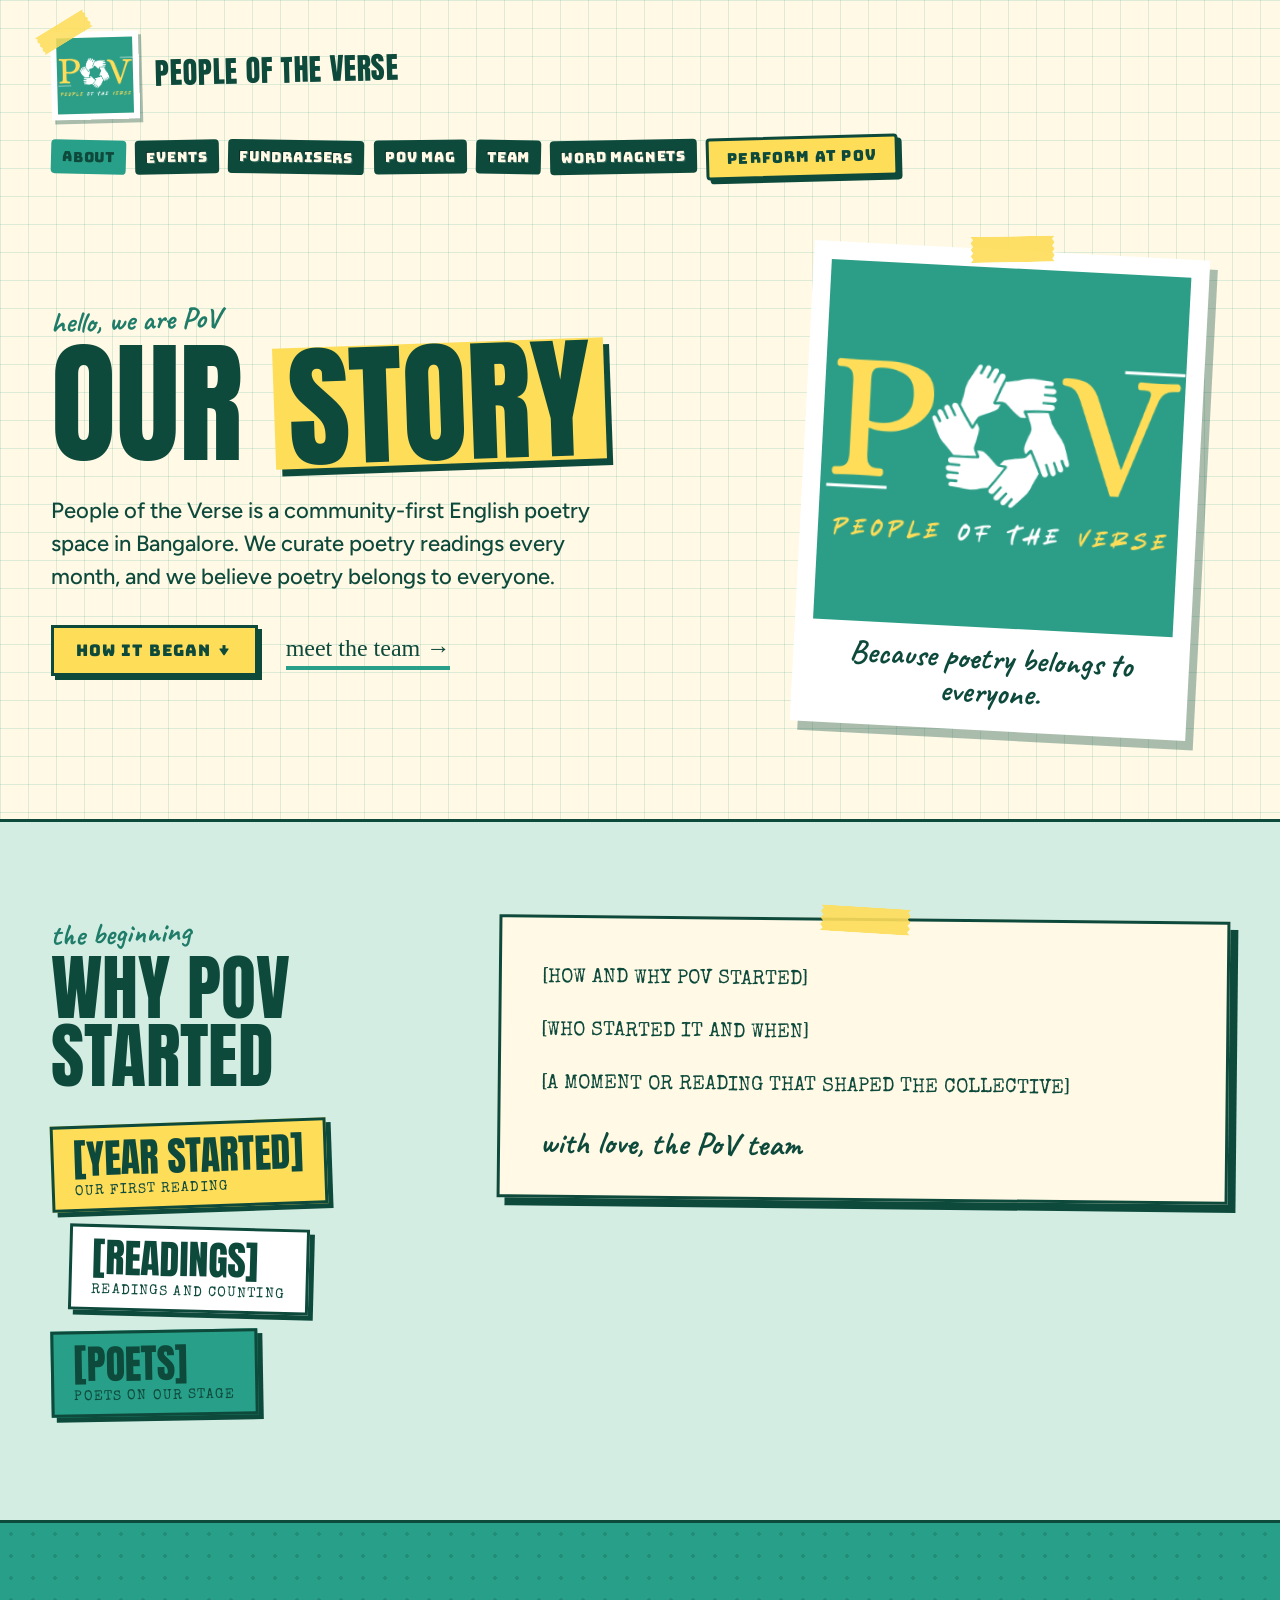
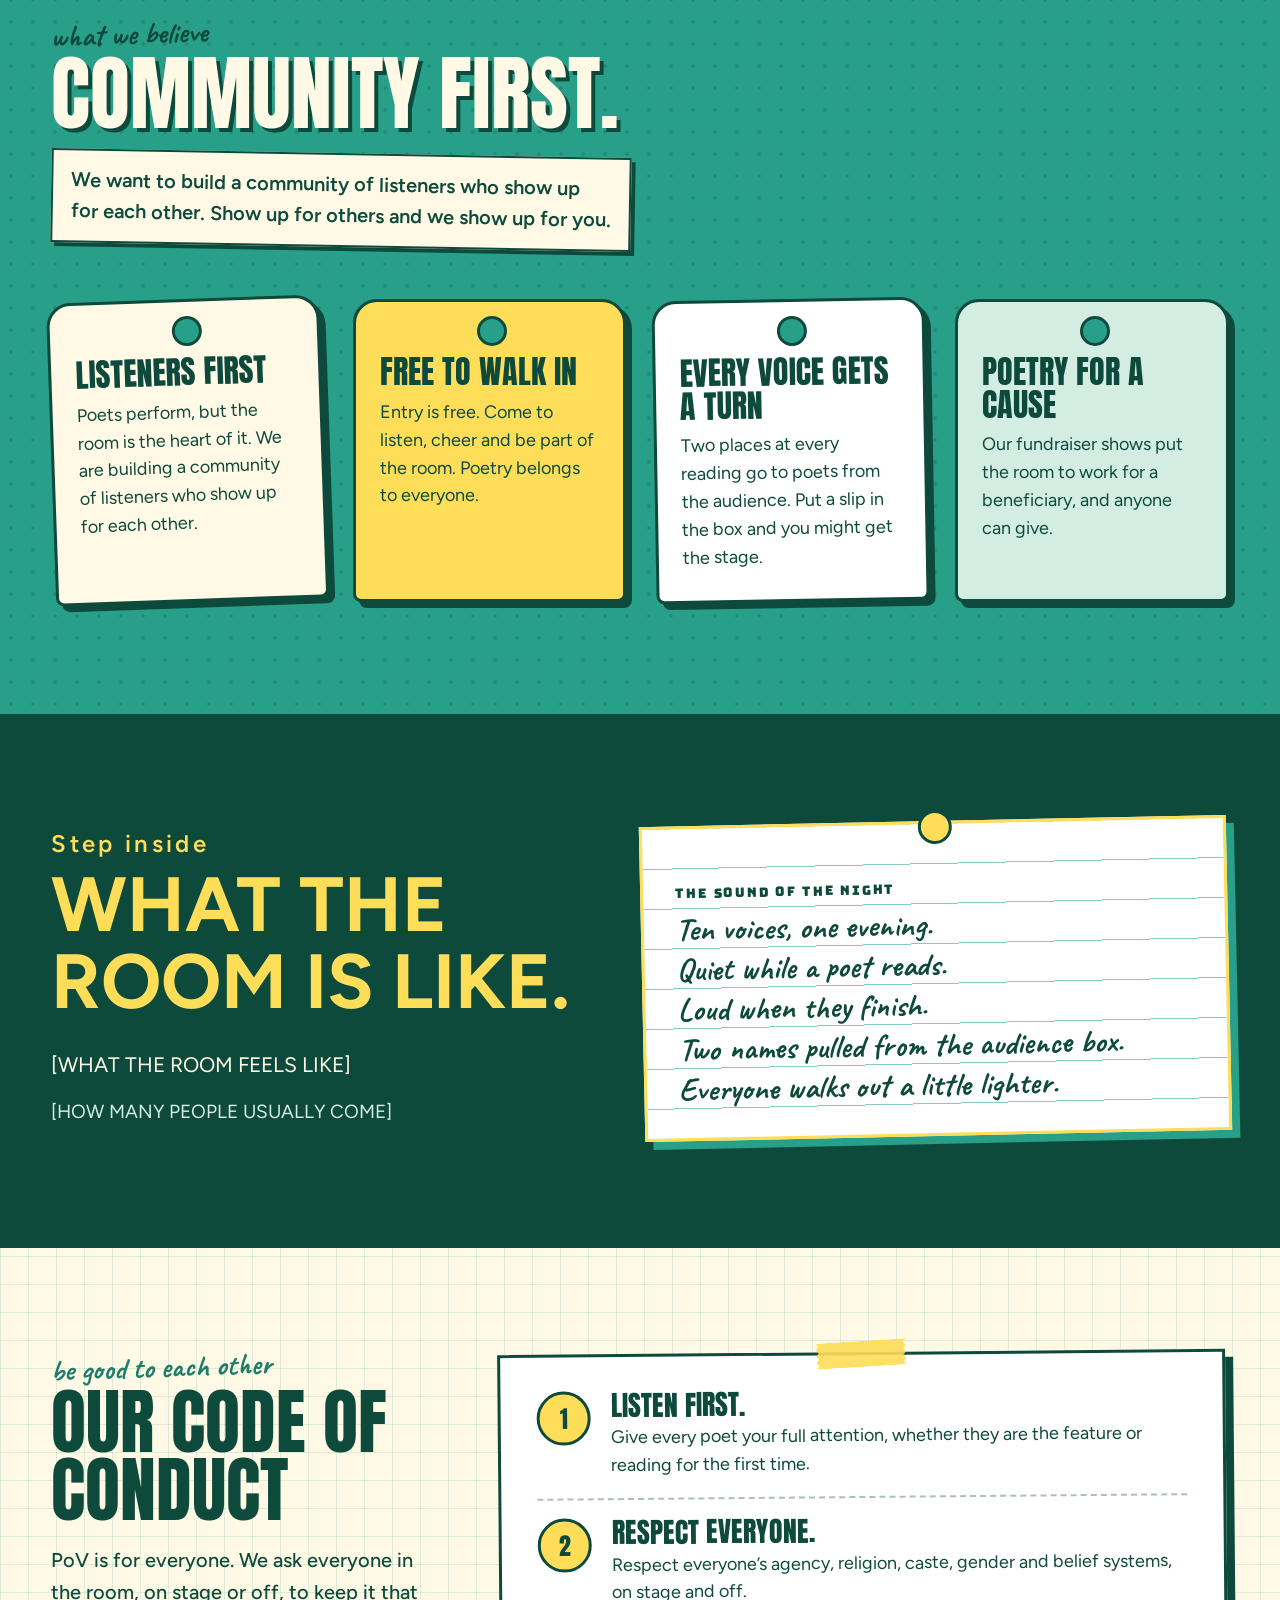
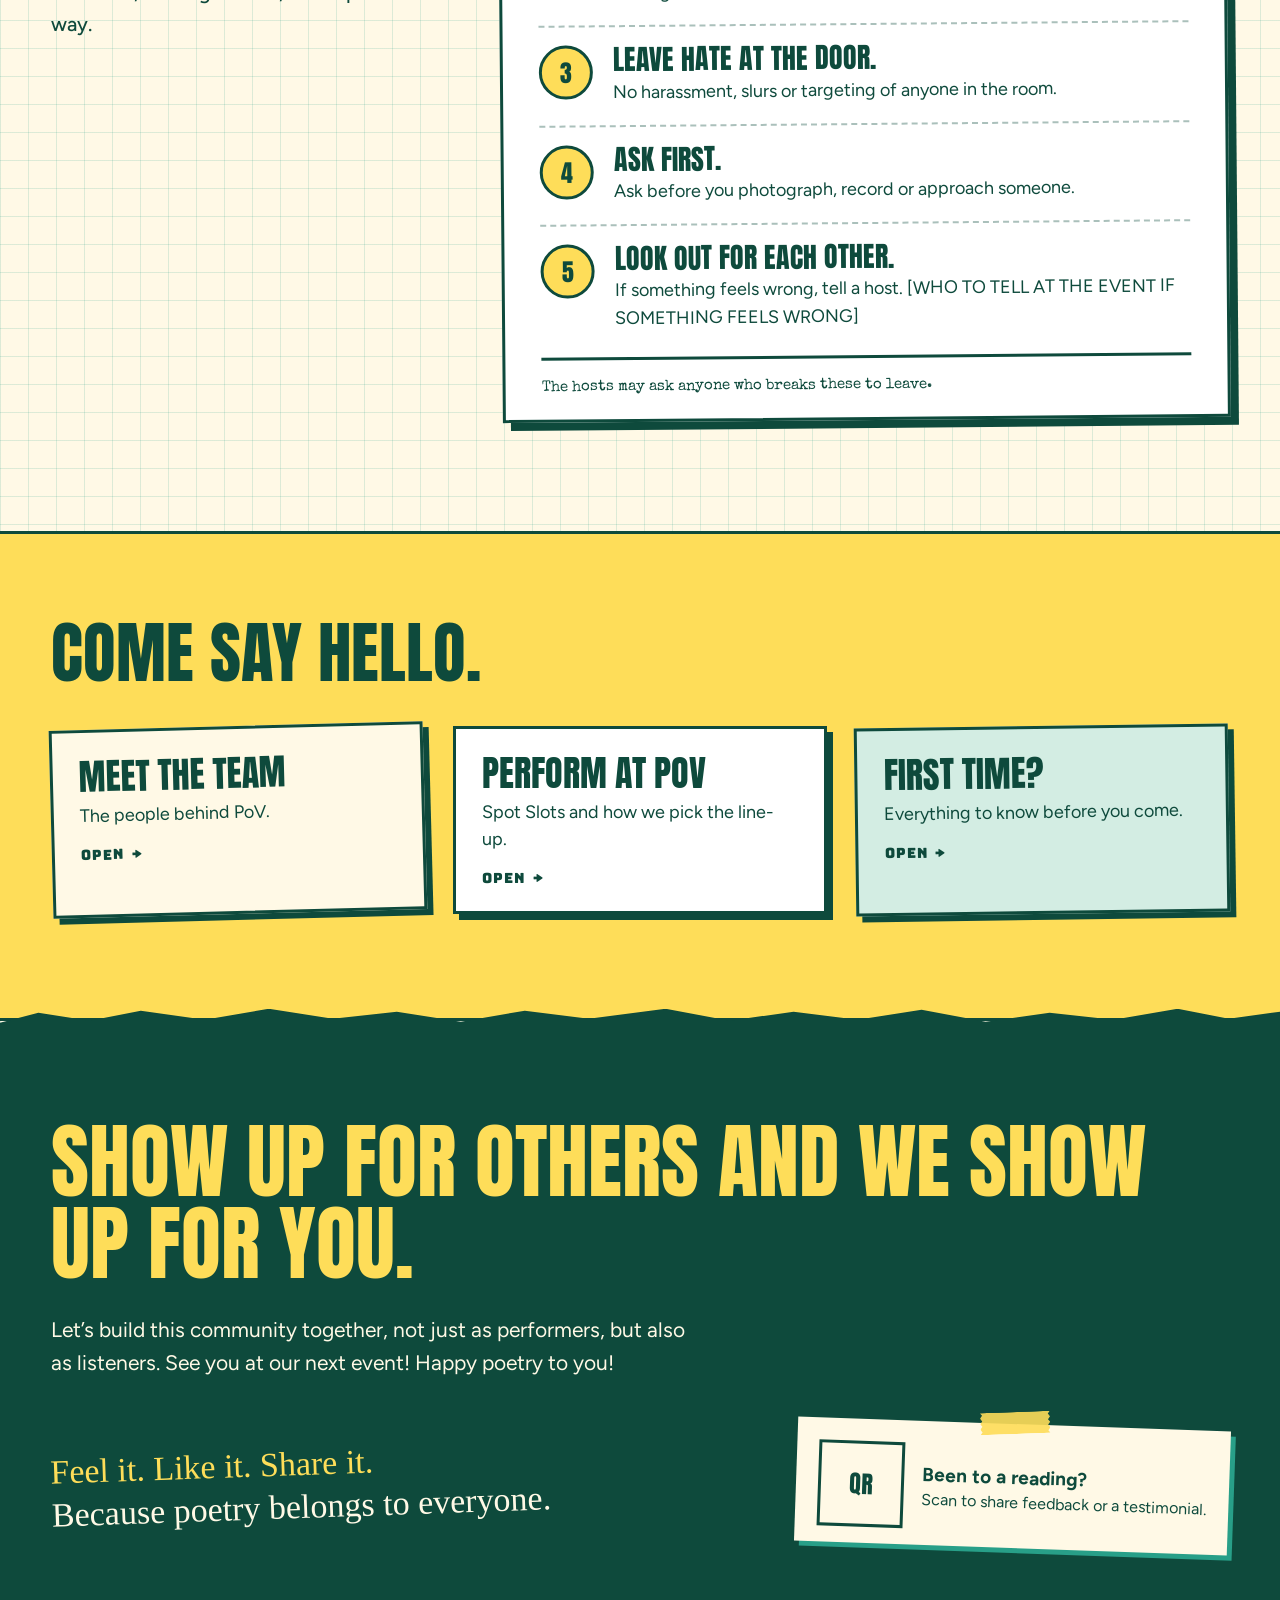
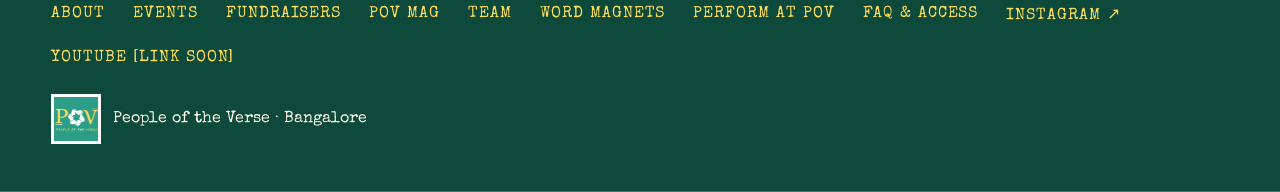
<file: about.html>
<!doctype html>
<html lang="en">
<head>
<meta charset="utf-8">
<meta name="viewport" content="width=device-width, initial-scale=1">
<title>People of the Verse: About</title>
<meta name="theme-color" content="#289F88">
<link rel="icon" href="assets/img/logo.png">
<link rel="preconnect" href="https://fonts.googleapis.com">
<link rel="preconnect" href="https://fonts.gstatic.com" crossorigin>
<link href="https://fonts.googleapis.com/css2?family=Anton&family=Abril+Fatface&family=Special+Elite&family=Bungee&family=Permanent+Marker&family=Caveat:wght@700&family=Figtree:wght@400;500;600;700&family=Bricolage+Grotesque:opsz,wght@12..96,400..800&family=DM+Mono:wght@400;500&family=Yatra+One&family=Teko:wght@500;600;700&display=swap" rel="stylesheet">
<link rel="stylesheet" href="assets/css/site.css">
<style>
/* desktop layout (from the desktop design) */
.view-d a{text-decoration:none;color:inherit}
.view-d .an{font-family:'Anton',sans-serif;font-weight:400}
.view-d .ab{font-family:'Abril Fatface',serif;font-weight:400}
.view-d .se{font-family:'Special Elite',monospace}
.view-d .bu{font-family:'Bungee',sans-serif}
.view-d .pm{font-family:'Permanent Marker',cursive}
.view-d .cv{font-family:'Caveat',cursive;font-weight:700}
.view-d .dy{display:inline-block;background:var(--deep);color:var(--paper);border-radius:4px;padding:8px 11px;font-family:'Bungee',sans-serif;font-size:14px;letter-spacing:.06em;text-shadow:-1px -1px 0 rgba(0,0,0,.35),1px 1px 0 rgba(255,255,255,.2)}
.view-d .dy.on{background:var(--teal);color:var(--deep);text-shadow:none}
.view-d .g4{display:grid;grid-template-columns:repeat(4,minmax(0,1fr));gap:56px 28px}
.view-d .btn{transition:transform .12s,box-shadow .12s;cursor:pointer}
.view-d .btn:hover{transform:translate(3px,3px);box-shadow:1px 1px 0 var(--deep)!important}
.view-d .btn:focus-visible,.view-d button:focus-visible,.view-d a:focus-visible{outline:3px solid var(--deep);outline-offset:3px}
.view-d .tape{clip-path:polygon(0 0,3% 12%,0 25%,3% 38%,0 50%,3% 62%,0 75%,3% 88%,0 100%,100% 100%,97% 88%,100% 75%,97% 62%,100% 50%,97% 38%,100% 25%,97% 12%,100% 0)}
.view-d .torn-t{clip-path:polygon(0 14px,3% 4px,7% 12px,11% 2px,16% 11px,21% 0,26% 10px,31% 3px,36% 13px,41% 2px,46% 10px,52% 0,57% 12px,62% 3px,67% 11px,72% 1px,77% 13px,82% 4px,87% 11px,92% 0,96% 10px,100% 3px,100% 100%,0 100%)}
@media(prefers-reduced-motion:reduce){.view-d .btn{transition:none}}
@media(max-width:1000px){.view-d .g4{grid-template-columns:repeat(2,minmax(0,1fr))}}
@media(max-width:600px){.view-d .g4{grid-template-columns:minmax(0,1fr)}}
.view-d .g4{display:grid;grid-template-columns:repeat(4,minmax(0,1fr));gap:44px 28px}
@media(max-width:1000px){.view-d .g4{grid-template-columns:repeat(2,minmax(0,1fr))}}
@media(max-width:600px){.view-d .g4{grid-template-columns:minmax(0,1fr)}}
/* mobile layout (from the mobile design) */
.view-m a{text-decoration:none;color:inherit}
.view-m .an{font-family:'Anton',sans-serif;font-weight:400}
.view-m .ab{font-family:'Abril Fatface',serif;font-weight:400}
.view-m .se{font-family:'Special Elite',monospace}
.view-m .bu{font-family:'Bungee',sans-serif}
.view-m .pm{font-family:'Permanent Marker',cursive}
.view-m .cv{font-family:'Caveat',cursive;font-weight:700}
.view-m .br{font-family:'Bricolage Grotesque',sans-serif}
.view-m .dm{font-family:'DM Mono',monospace}
.view-m .y{font-family:'Yatra One',serif;font-weight:400}
.view-m .t{font-family:'Teko',sans-serif;text-transform:uppercase;letter-spacing:.06em}
.view-m .dy{display:block;background:var(--deep);color:var(--paper);border-radius:4px;padding:12px 16px;font-family:'Bungee',sans-serif;font-size:15px;letter-spacing:.08em;text-shadow:-1px -1px 0 rgba(0,0,0,.35),1px 1px 0 rgba(255,255,255,.2)}
.view-m .dy.on{background:var(--teal);color:var(--deep);text-shadow:none}
.view-m .btn{transition:transform .12s,box-shadow .12s;cursor:pointer}
.view-m .btn:hover{transform:translate(3px,3px);box-shadow:1px 1px 0 var(--deep)!important}
.view-m .btn:focus-visible,.view-m input:focus-visible,.view-m button:focus-visible,.view-m a:focus-visible{outline:3px solid var(--deep);outline-offset:3px}
.view-m .tape{clip-path:polygon(0 0,3% 12%,0 25%,3% 38%,0 50%,3% 62%,0 75%,3% 88%,0 100%,100% 100%,97% 88%,100% 75%,97% 62%,100% 50%,97% 38%,100% 25%,97% 12%,100% 0)}
.view-m .torn-t{clip-path:polygon(0 14px,3% 4px,7% 12px,11% 2px,16% 11px,21% 0,26% 10px,31% 3px,36% 13px,41% 2px,46% 10px,52% 0,57% 12px,62% 3px,67% 11px,72% 1px,77% 13px,82% 4px,87% 11px,92% 0,96% 10px,100% 3px,100% 100%,0 100%)}
@keyframes tick{from{transform:translateX(0)}to{transform:translateX(-50%)}}
.view-m .ticker{animation:tick 30s linear infinite}
@keyframes drop{from{transform:translateY(-46px);opacity:0}to{transform:translateY(0);opacity:1}}
.view-m .drop{animation:drop .5s ease-out both}
@media(prefers-reduced-motion:reduce){.view-m .ticker,.view-m .drop{animation:none}
.view-m .btn{transition:none}}
</style>
</head>
<body data-page="about">
<div class="view-d">
<div id="top" style="width:100%;overflow:hidden;color:var(--deep);font-family:'Figtree',sans-serif;background-color:var(--paper);background-image:linear-gradient(color-mix(in srgb, var(--teal) 16%, transparent) 1px,transparent 1px),linear-gradient(90deg,color-mix(in srgb, var(--teal) 16%, transparent) 1px,transparent 1px);background-size:28px 28px">

<header style="padding:28px clamp(20px,4vw,56px) 0">
<div style="display:flex;flex-wrap:wrap;align-items:center;justify-content:space-between;gap:20px 28px">
<a href="index.html" style="position:relative;display:flex;align-items:center;gap:16px;transform:rotate(-1.5deg)">
<span aria-hidden="true" class="tape" style="position:absolute;left:-14px;top:-10px;width:56px;height:20px;background:color-mix(in srgb, var(--yellow) 85%, transparent);transform:rotate(-30deg);z-index:2"></span>
<img src="assets/img/logo.png" alt="People of the Verse logo" style="width:76px;height:76px;object-fit:cover;border:6px solid #fff;box-shadow:3px 4px 0 color-mix(in srgb, var(--deep) 35%, transparent)">
<span class="an" style="font-size:30px;letter-spacing:.02em;text-transform:uppercase;line-height:1">People of the Verse</span>
</a>
<nav style="display:flex;flex-wrap:wrap;align-items:center;gap:9px">
<a href="about.html" class="dy on" style="transform:rotate(1.4deg)">ABOUT</a>
<a href="events.html" class="dy" style="transform:rotate(-1deg)">EVENTS</a>
<a href="fundraisers.html" class="dy" style="transform:rotate(1deg)">FUNDRAISERS</a>
<a href="mag.html" class="dy" style="transform:rotate(-.6deg)">POV MAG</a>
<a href="team.html" class="dy" style="transform:rotate(1.2deg)">TEAM</a>
<a href="magnets.html" class="dy" style="transform:rotate(-1deg)">WORD MAGNETS</a>
<a href="perform.html" class="bu btn" style="background:var(--yellow);color:var(--deep);border:3px solid var(--deep);border-radius:4px;padding:8px 18px;font-size:15px;letter-spacing:.08em;box-shadow:4px 4px 0 var(--deep);transform:rotate(-1.5deg)">PERFORM AT POV</a>
</nav>
</div>
</header>
<section style="padding:72px clamp(20px,4vw,56px) 88px;display:flex;flex-wrap:wrap;gap:56px 64px;align-items:center">
<div style="flex:1 1 520px;min-width:0">
<div class="cv" style="display:inline-block;font-size:30px;line-height:1;color:var(--dark);transform:rotate(-2deg)">hello, we are PoV</div>
<h1 class="an" style="margin:8px 0 0;font-size:clamp(64px,10.5vw,156px);line-height:.9;text-transform:uppercase">Our <span style="display:inline-block;background:var(--yellow);padding:0 .1em;transform:rotate(-2deg);box-shadow:6px 7px 0 var(--deep)">story</span></h1>
<p style="margin:30px 0 0;max-width:540px;font-size:22px;line-height:1.5;font-weight:500">People of the Verse is a community-first English poetry space in Bangalore. We curate poetry readings every month, and we believe poetry belongs to everyone.</p>
<div style="margin-top:32px;display:flex;flex-wrap:wrap;gap:16px 28px;align-items:center"><a href="#how" class="bu btn" style="display:inline-block;background:var(--yellow);border:3px solid var(--deep);padding:12px 22px;font-size:16px;letter-spacing:.06em;box-shadow:4px 4px 0 var(--deep)">HOW IT BEGAN ↓</a><a href="team.html" class="pm" style="font-size:24px;border-bottom:4px solid var(--teal);padding:4px 0">meet the team →</a></div>
</div>
<div style="flex:1 1 320px;min-width:0;display:flex;justify-content:center">
<div style="position:relative;width:min(100%,360px);background:#fff;padding:18px 18px 22px;box-shadow:8px 9px 0 color-mix(in srgb, var(--deep) 35%, transparent);transform:rotate(3deg)">
<span aria-hidden="true" class="tape" style="position:absolute;left:50%;top:-14px;width:84px;height:26px;margin-left:-42px;background:color-mix(in srgb, var(--yellow) 90%, transparent);transform:rotate(-4deg)"></span>
<img src="assets/img/logo.png" alt="People of the Verse logo" style="display:block;width:100%;aspect-ratio:1 / 1;object-fit:cover">
<div class="cv" style="margin-top:14px;font-size:32px;line-height:1.05;text-align:center">Because poetry belongs to everyone.</div>
</div>
</div>
</section>

<section id="how" style="padding:96px clamp(20px,4vw,56px) 104px;background:var(--mist);border-top:3px solid var(--deep);border-bottom:3px solid var(--deep)">
<div style="display:flex;flex-wrap:wrap;gap:56px 64px;align-items:flex-start">
<div style="flex:1 1 320px;min-width:0">
<div class="cv" style="display:inline-block;font-size:30px;line-height:1;color:var(--dark);transform:rotate(-2deg)">the beginning</div>
<h2 class="an" style="margin:6px 0 32px;font-size:clamp(44px,5.6vw,80px);line-height:.95;text-transform:uppercase">Why PoV started</h2>
<div style="display:flex;flex-direction:column;gap:18px;align-items:flex-start">
<div style="background:var(--yellow);border:3px solid var(--deep);box-shadow:5px 5px 0 var(--deep);padding:10px 20px;transform:rotate(-2deg)"><div class="an" style="font-size:40px;line-height:1"><span data-p="about.since">[YEAR STARTED]</span></div><div class="se" style="margin-top:6px;font-size:14px;letter-spacing:.08em;text-transform:uppercase">our first reading</div></div>
<div style="background:#fff;border:3px solid var(--deep);box-shadow:5px 5px 0 var(--deep);padding:10px 20px;transform:rotate(1.5deg) translateX(18px)"><div class="an" style="font-size:40px;line-height:1"><span data-p="about.readings">[READINGS]</span></div><div class="se" style="margin-top:6px;font-size:14px;letter-spacing:.08em;text-transform:uppercase">readings and counting</div></div>
<div style="background:var(--teal);border:3px solid var(--deep);box-shadow:5px 5px 0 var(--deep);padding:10px 20px;transform:rotate(-1deg)"><div class="an" style="font-size:40px;line-height:1"><span data-p="about.poets">[POETS]</span></div><div class="se" style="margin-top:6px;font-size:14px;letter-spacing:.08em;text-transform:uppercase">poets on our stage</div></div>
</div>
</div>
<div style="flex:2 1 520px;min-width:0;max-width:780px;position:relative;background:var(--paper);border:3px solid var(--deep);box-shadow:8px 8px 0 var(--deep);padding:44px 40px 36px;transform:rotate(.6deg)">
<span aria-hidden="true" class="tape" style="position:absolute;left:50%;top:-14px;width:90px;height:26px;margin-left:-45px;background:color-mix(in srgb, var(--yellow) 90%, transparent);transform:rotate(3deg)"></span>
<p class="se" style="margin:0 0 20px;font-size:20px;line-height:1.65"><span data-p="about.why">[HOW AND WHY POV STARTED]</span></p>
<p class="se" style="margin:0 0 20px;font-size:20px;line-height:1.65"><span data-p="about.who">[WHO STARTED IT AND WHEN]</span></p>
<p class="se" style="margin:0 0 26px;font-size:20px;line-height:1.65"><span data-p="about.moment">[A MOMENT OR READING THAT SHAPED THE COLLECTIVE]</span></p>
<div class="cv" style="font-size:32px;line-height:1">with love, the PoV team</div>
</div>
</div>
</section>

<section style="padding:96px clamp(20px,4vw,56px) 112px;background:var(--teal);border-bottom:3px solid var(--deep);background-image:radial-gradient(color-mix(in srgb, var(--deep) 22%, transparent) 2px,transparent 2px);background-size:22px 22px">
<div class="cv" style="display:inline-block;font-size:30px;line-height:1;color:var(--deep);transform:rotate(-2deg)">what we believe</div>
<h2 class="an" style="margin:6px 0 20px;font-size:clamp(44px,6.4vw,92px);line-height:.95;text-transform:uppercase;color:var(--paper);text-shadow:4px 4px 0 var(--deep)">Community first.</h2>
<p style="margin:0 0 52px;max-width:540px;font-size:20px;line-height:1.55;font-weight:600;background:var(--paper);border:2px solid var(--deep);padding:14px 18px;transform:rotate(1deg);box-shadow:4px 4px 0 var(--deep)">We want to build a community of listeners who show up for each other. Show up for others and we show up for you.</p>
<div class="g4"><div style="position:relative;background:var(--paper);border:3px solid var(--deep);border-radius:24px 24px 8px 8px;box-shadow:6px 6px 0 var(--deep);padding:54px 24px 28px;transform:rotate(-2deg)"><span aria-hidden="true" style="position:absolute;left:50%;top:14px;margin-left:-12px;width:24px;height:24px;border-radius:50%;background:var(--teal);border:3px solid var(--deep)"></span><h3 class="an" style="margin:0 0 10px;font-size:32px;line-height:1.02;text-transform:uppercase">Listeners first</h3><p style="margin:0;font-size:18px;line-height:1.55">Poets perform, but the room is the heart of it. We are building a community of listeners who show up for each other.</p></div><div style="position:relative;background:var(--yellow);border:3px solid var(--deep);border-radius:24px 24px 8px 8px;box-shadow:6px 6px 0 var(--deep);padding:54px 24px 28px;transform:rotate(1.4deg translateY(14px))"><span aria-hidden="true" style="position:absolute;left:50%;top:14px;margin-left:-12px;width:24px;height:24px;border-radius:50%;background:var(--teal);border:3px solid var(--deep)"></span><h3 class="an" style="margin:0 0 10px;font-size:32px;line-height:1.02;text-transform:uppercase">Free to walk in</h3><p style="margin:0;font-size:18px;line-height:1.55">Entry is free. Come to listen, cheer and be part of the room. Poetry belongs to everyone.</p></div><div style="position:relative;background:#fff;border:3px solid var(--deep);border-radius:24px 24px 8px 8px;box-shadow:6px 6px 0 var(--deep);padding:54px 24px 28px;transform:rotate(-1deg)"><span aria-hidden="true" style="position:absolute;left:50%;top:14px;margin-left:-12px;width:24px;height:24px;border-radius:50%;background:var(--teal);border:3px solid var(--deep)"></span><h3 class="an" style="margin:0 0 10px;font-size:32px;line-height:1.02;text-transform:uppercase">Every voice gets a turn</h3><p style="margin:0;font-size:18px;line-height:1.55">Two places at every reading go to poets from the audience. Put a slip in the box and you might get the stage.</p></div><div style="position:relative;background:var(--mist);border:3px solid var(--deep);border-radius:24px 24px 8px 8px;box-shadow:6px 6px 0 var(--deep);padding:54px 24px 28px;transform:rotate(1.8deg translateY(10px))"><span aria-hidden="true" style="position:absolute;left:50%;top:14px;margin-left:-12px;width:24px;height:24px;border-radius:50%;background:var(--teal);border:3px solid var(--deep)"></span><h3 class="an" style="margin:0 0 10px;font-size:32px;line-height:1.02;text-transform:uppercase">Poetry for a cause</h3><p style="margin:0;font-size:18px;line-height:1.55">Our fundraiser shows put the room to work for a beneficiary, and anyone can give.</p></div></div>
</section>

<section style="padding:104px clamp(20px,4vw,56px) 112px;background:var(--deep);color:var(--paper)">
<div style="display:flex;flex-wrap:wrap;gap:56px 64px;align-items:center">
<div style="flex:1 1 380px;min-width:0">
<div class="t" style="font-size:24px;font-weight:600;color:var(--yellow);letter-spacing:.14em">Step inside</div>
<h2 class="y" style="margin:8px 0 28px;font-size:clamp(44px,6vw,84px);line-height:1;color:var(--yellow);text-transform:uppercase">What the room is like.</h2>
<p style="margin:0 0 16px;max-width:520px;font-size:21px;line-height:1.6"><span data-p="about.feel">[WHAT THE ROOM FEELS LIKE]</span></p>
<p style="margin:0;max-width:520px;font-size:19px;line-height:1.6;color:var(--mist)"><span data-p="about.crowd">[HOW MANY PEOPLE USUALLY COME]</span></p>
</div>
<div style="flex:1 1 440px;min-width:0;max-width:600px">
<div style="position:relative;background-color:#fff;background-image:repeating-linear-gradient(transparent 0 39px,color-mix(in srgb, var(--teal) 55%, transparent) 39px 40px);color:var(--deep);border:3px solid var(--yellow);box-shadow:8px 8px 0 var(--teal);padding:56px 32px 28px;transform:rotate(-1.2deg)">
<span aria-hidden="true" style="position:absolute;left:50%;top:-14px;margin-left:-14px;width:28px;height:28px;border-radius:50%;background:var(--yellow);border:3px solid var(--deep)"></span>
<div class="bu" style="font-size:13px;letter-spacing:.14em;margin-bottom:8px">THE SOUND OF THE NIGHT</div>
<div class="cv" style="font-size:32px;line-height:40px">Ten voices, one evening.</div>
<div class="cv" style="font-size:32px;line-height:40px">Quiet while a poet reads.</div>
<div class="cv" style="font-size:32px;line-height:40px">Loud when they finish.</div>
<div class="cv" style="font-size:32px;line-height:40px">Two names pulled from the audience box.</div>
<div class="cv" style="font-size:32px;line-height:40px">Everyone walks out a little lighter.</div>
</div>
</div>
</div>
</section>

<section id="conduct" style="padding:104px clamp(20px,4vw,56px) 112px;display:flex;flex-wrap:wrap;gap:48px 64px;align-items:flex-start">
<div style="flex:1 1 320px;min-width:0">
<div class="cv" style="display:inline-block;font-size:30px;line-height:1;color:var(--dark);transform:rotate(-2deg)">be good to each other</div>
<h2 class="an" style="margin:6px 0 20px;font-size:clamp(44px,5.6vw,80px);line-height:.95;text-transform:uppercase">Our code of conduct</h2>
<p style="margin:0;max-width:380px;font-size:20px;line-height:1.6;font-weight:500">PoV is for everyone. We ask everyone in the room, on stage or off, to keep it that way.</p>
</div>
<div style="flex:2 1 520px;min-width:0;max-width:780px;position:relative;background:#fff;border:3px solid var(--deep);box-shadow:8px 8px 0 var(--deep);padding:16px 36px 20px;transform:rotate(-.5deg)">
<span aria-hidden="true" class="tape" style="position:absolute;left:50%;top:-14px;width:90px;height:26px;margin-left:-45px;background:color-mix(in srgb, var(--yellow) 90%, transparent);transform:rotate(-3deg)"></span>
<div style="display:flex;gap:20px;align-items:flex-start;padding:18px 0;border-bottom:2px dashed color-mix(in srgb, var(--deep) 35%, transparent)"><span class="an" style="flex:none;width:48px;height:48px;border:3px solid var(--deep);border-radius:50%;background:var(--yellow);display:flex;align-items:center;justify-content:center;font-size:24px">1</span><div><div class="an" style="font-size:28px;line-height:1.05;text-transform:uppercase">Listen first.</div><div style="margin-top:4px;font-size:18px;line-height:1.55">Give every poet your full attention, whether they are the feature or reading for the first time.</div></div></div><div style="display:flex;gap:20px;align-items:flex-start;padding:18px 0;border-bottom:2px dashed color-mix(in srgb, var(--deep) 35%, transparent)"><span class="an" style="flex:none;width:48px;height:48px;border:3px solid var(--deep);border-radius:50%;background:var(--yellow);display:flex;align-items:center;justify-content:center;font-size:24px">2</span><div><div class="an" style="font-size:28px;line-height:1.05;text-transform:uppercase">Respect everyone.</div><div style="margin-top:4px;font-size:18px;line-height:1.55">Respect everyone’s agency, religion, caste, gender and belief systems, on stage and off.</div></div></div><div style="display:flex;gap:20px;align-items:flex-start;padding:18px 0;border-bottom:2px dashed color-mix(in srgb, var(--deep) 35%, transparent)"><span class="an" style="flex:none;width:48px;height:48px;border:3px solid var(--deep);border-radius:50%;background:var(--yellow);display:flex;align-items:center;justify-content:center;font-size:24px">3</span><div><div class="an" style="font-size:28px;line-height:1.05;text-transform:uppercase">Leave hate at the door.</div><div style="margin-top:4px;font-size:18px;line-height:1.55">No harassment, slurs or targeting of anyone in the room.</div></div></div><div style="display:flex;gap:20px;align-items:flex-start;padding:18px 0;border-bottom:2px dashed color-mix(in srgb, var(--deep) 35%, transparent)"><span class="an" style="flex:none;width:48px;height:48px;border:3px solid var(--deep);border-radius:50%;background:var(--yellow);display:flex;align-items:center;justify-content:center;font-size:24px">4</span><div><div class="an" style="font-size:28px;line-height:1.05;text-transform:uppercase">Ask first.</div><div style="margin-top:4px;font-size:18px;line-height:1.55">Ask before you photograph, record or approach someone.</div></div></div><div style="display:flex;gap:20px;align-items:flex-start;padding:18px 0;"><span class="an" style="flex:none;width:48px;height:48px;border:3px solid var(--deep);border-radius:50%;background:var(--yellow);display:flex;align-items:center;justify-content:center;font-size:24px">5</span><div><div class="an" style="font-size:28px;line-height:1.05;text-transform:uppercase">Look out for each other.</div><div style="margin-top:4px;font-size:18px;line-height:1.55">If something feels wrong, tell a host. <span data-p="visit.help">[WHO TO TELL AT THE EVENT IF SOMETHING FEELS WRONG]</span></div></div></div>
<div class="se" style="margin-top:6px;padding-top:16px;border-top:3px solid var(--deep);font-size:15px;line-height:1.5">The hosts may ask anyone who breaks these to leave.</div>
</div>
</section>

<section style="padding:88px clamp(20px,4vw,56px) 104px;background:var(--yellow);border-top:3px solid var(--deep);border-bottom:3px solid var(--deep)">
<h2 class="an" style="margin:0 0 40px;font-size:clamp(40px,5.2vw,72px);line-height:.95;text-transform:uppercase">Come say hello.</h2>
<div style="display:flex;flex-wrap:wrap;gap:32px 28px"><a href="team.html" class="btn" style="display:block;flex:1 1 260px;min-width:0;background:var(--paper);border:3px solid var(--deep);box-shadow:6px 6px 0 var(--deep);padding:26px 26px 24px;transform:rotate(-1.5deg)"><div class="an" style="font-size:36px;line-height:1;text-transform:uppercase">Meet the team</div><div style="margin-top:8px;font-size:18px;line-height:1.5">The people behind PoV.</div><div class="bu" style="margin-top:16px;font-size:14px;letter-spacing:.08em">OPEN →</div></a><a href="perform.html" class="btn" style="display:block;flex:1 1 260px;min-width:0;background:#fff;border:3px solid var(--deep);box-shadow:6px 6px 0 var(--deep);padding:26px 26px 24px;transform:rotate(1deg translateY(10px))"><div class="an" style="font-size:36px;line-height:1;text-transform:uppercase">Perform at PoV</div><div style="margin-top:8px;font-size:18px;line-height:1.5">Spot Slots and how we pick the line-up.</div><div class="bu" style="margin-top:16px;font-size:14px;letter-spacing:.08em">OPEN →</div></a><a href="faq.html" class="btn" style="display:block;flex:1 1 260px;min-width:0;background:var(--mist);border:3px solid var(--deep);box-shadow:6px 6px 0 var(--deep);padding:26px 26px 24px;transform:rotate(-.8deg)"><div class="an" style="font-size:36px;line-height:1;text-transform:uppercase">First time?</div><div style="margin-top:8px;font-size:18px;line-height:1.5">Everything to know before you come.</div><div class="bu" style="margin-top:16px;font-size:14px;letter-spacing:.08em">OPEN →</div></a></div>
</section>
<footer class="torn-t" style="margin-top:-12px;background:var(--deep);color:var(--paper);padding:112px clamp(20px,4vw,56px) 48px">
<h2 class="an" style="margin:0;max-width:1100px;font-size:clamp(40px,6.4vw,92px);line-height:1;text-transform:uppercase;color:var(--yellow)">Show up for others and we show up for you.</h2>
<p style="margin:28px 0 0;max-width:640px;font-size:21px;line-height:1.6">Let&rsquo;s build this community together, not just as performers, but also as listeners. See you at our next event! Happy poetry to you!</p>
<div style="margin-top:44px;display:flex;flex-wrap:wrap;align-items:center;justify-content:space-between;gap:28px 40px">
<div class="pm" style="font-size:34px;line-height:1.25;transform:rotate(-2deg)"><span style="color:var(--yellow)">Feel it. Like it. Share it.</span><br>Because poetry belongs to everyone.</div>
<div style="position:relative;display:flex;align-items:center;gap:18px;background:var(--paper);color:var(--deep);padding:22px 22px 16px;transform:rotate(2deg);box-shadow:5px 5px 0 var(--teal)"><span aria-hidden="true" class="tape" style="position:absolute;left:50%;top:-12px;width:70px;height:22px;margin-left:-35px;background:color-mix(in srgb, var(--yellow) 90%, transparent);transform:rotate(-4deg)"></span><span class="an" style="flex:none;width:80px;height:80px;border:3px solid var(--deep);display:flex;align-items:center;justify-content:center;font-size:24px">QR</span><span style="font-size:16px;line-height:1.45"><strong style="font-size:19px">Been to a reading?</strong><br>Scan to share feedback or a testimonial.</span></div>
</div>
<div class="se" style="margin-top:48px;display:flex;flex-wrap:wrap;align-items:center;gap:10px 28px;font-size:16px;letter-spacing:.06em;text-transform:uppercase;color:var(--yellow)"><a href="about.html" style="padding:8px 0">About</a><a href="events.html" style="padding:8px 0">Events</a><a href="fundraisers.html" style="padding:8px 0">Fundraisers</a><a href="mag.html" style="padding:8px 0">PoV Mag</a><a href="team.html" style="padding:8px 0">Team</a><a href="magnets.html" style="padding:8px 0">Word magnets</a><a href="perform.html" style="padding:8px 0">Perform at PoV</a><a href="faq.html" style="padding:8px 0">FAQ &amp; access</a><a href="https://www.instagram.com/people_of_the_verse/" style="padding:8px 0">Instagram ↗</a><a href="#" data-href="links.youtube" style="padding:8px 0">YouTube <span data-yt>[link soon]</span></a></div>
<div style="margin-top:20px;display:flex;align-items:center;gap:12px;color:var(--paper)" class="se"><img src="assets/img/logo.png" alt="" style="width:44px;height:44px;object-fit:cover;border:3px solid #fff">People of the Verse · Bangalore</div>
</footer>

</div>
</div>
<div class="view-m">
<div id="top-m" style="width:100%;overflow:hidden;color:var(--deep);font-family:'Figtree',sans-serif;background-color:var(--paper);background-image:linear-gradient(color-mix(in srgb, var(--teal) 16%, transparent) 1px,transparent 1px),linear-gradient(90deg,color-mix(in srgb, var(--teal) 16%, transparent) 1px,transparent 1px);background-size:28px 28px">
<header style="padding:18px 20px 0">
<div style="display:flex;align-items:center;justify-content:space-between;gap:12px">
<a href="index.html" style="position:relative;display:flex;align-items:center;gap:12px;transform:rotate(-1.5deg)">
<span aria-hidden="true" class="tape" style="position:absolute;left:-10px;top:-8px;width:40px;height:16px;background:color-mix(in srgb, var(--yellow) 85%, transparent);transform:rotate(-30deg);z-index:2"></span>
<img src="assets/img/logo.png" alt="People of the Verse logo" style="width:56px;height:56px;object-fit:cover;border:4px solid #fff;box-shadow:2px 3px 0 color-mix(in srgb, var(--deep) 35%, transparent)">
<span class="an" style="font-size:22px;letter-spacing:.02em;text-transform:uppercase;line-height:1">People of<br>the Verse</span>
</a>
<button type="button" data-act="menu" aria-expanded="false" class="bu btn" style="min-height:48px;min-width:96px;background:var(--deep);color:var(--paper);border:0;border-radius:4px;padding:0 16px;font-size:14px;letter-spacing:.08em;text-shadow:-1px -1px 0 rgba(0,0,0,.35),1px 1px 0 rgba(255,255,255,.2)">MENU</button>
</div>
<div data-if="menuOpen" style="display:contents" hidden>
<nav style="display:flex;flex-direction:column;gap:10px;padding:16px 0 4px">
<a href="about.html" class="dy on">ABOUT</a>
<a href="events.html" class="dy">EVENTS</a>
<a href="fundraisers.html" class="dy">FUNDRAISERS</a>
<a href="mag.html" class="dy">POV MAG</a>
<a href="team.html" class="dy">TEAM</a>
<a href="magnets.html" class="dy">WORD MAGNETS</a>
<a href="perform.html" class="bu btn" style="display:block;text-align:center;background:var(--yellow);color:var(--deep);border:3px solid var(--deep);border-radius:4px;padding:12px 18px;font-size:15px;letter-spacing:.08em;box-shadow:4px 4px 0 var(--deep)">PERFORM AT POV</a>
</nav>
</div>
</header>
<section style="padding:36px 20px 52px">
<div class="cv" style="display:inline-block;font-size:26px;line-height:1;color:var(--dark);transform:rotate(-2deg)">hello, we are PoV</div>
<h1 class="an" style="margin:8px 0 0;font-size:104px;line-height:.9;text-transform:uppercase">Our <span style="display:inline-block;background:var(--yellow);padding:0 .1em;transform:rotate(-2deg);box-shadow:5px 6px 0 var(--deep)">story</span></h1>
<p style="margin:28px 0 0;font-size:19px;line-height:1.5;font-weight:500">People of the Verse is a community-first English poetry space in Bangalore. We curate poetry readings every month, and we believe poetry belongs to everyone.</p>
<div style="margin-top:26px;display:flex;flex-direction:column;align-items:flex-start;gap:8px"><a href="#how-m" class="bu btn" style="display:block;background:var(--yellow);border:3px solid var(--deep);padding:14px 22px;font-size:15px;letter-spacing:.06em;box-shadow:4px 4px 0 var(--deep)">HOW IT BEGAN ↓</a><a href="team.html" class="pm" style="font-size:22px;border-bottom:3px solid var(--teal);padding:12px 0 4px;margin-top:8px">meet the team →</a></div>
<div style="margin-top:44px;display:flex;justify-content:center"><div style="position:relative;width:260px;background:#fff;padding:14px 14px 18px;box-shadow:6px 7px 0 color-mix(in srgb, var(--deep) 35%, transparent);transform:rotate(3deg)">
<span aria-hidden="true" class="tape" style="position:absolute;left:50%;top:-12px;width:70px;height:22px;margin-left:-35px;background:color-mix(in srgb, var(--yellow) 90%, transparent);transform:rotate(-4deg)"></span>
<img src="assets/img/logo.png" alt="People of the Verse logo" style="display:block;width:100%;aspect-ratio:1 / 1;object-fit:cover">
<div class="cv" style="margin-top:10px;font-size:26px;line-height:1.05;text-align:center">Because poetry belongs to everyone.</div></div></div>
</section>
<section id="how-m" style="padding:56px 20px 64px;background:var(--mist);border-top:3px solid var(--deep);border-bottom:3px solid var(--deep)">
<div class="cv" style="display:inline-block;font-size:26px;line-height:1;color:var(--dark);transform:rotate(-2deg)">the beginning</div>
<h2 class="an" style="margin:6px 0 28px;font-size:56px;line-height:.95;text-transform:uppercase">Why PoV started</h2>
<div style="position:relative;background:var(--paper);border:3px solid var(--deep);box-shadow:6px 6px 0 var(--deep);padding:34px 20px 26px;transform:rotate(.6deg)">
<span aria-hidden="true" class="tape" style="position:absolute;left:50%;top:-12px;width:76px;height:22px;margin-left:-38px;background:color-mix(in srgb, var(--yellow) 90%, transparent);transform:rotate(3deg)"></span>
<p class="se" style="margin:0 0 16px;font-size:17px;line-height:1.6"><span data-p="about.why">[HOW AND WHY POV STARTED]</span></p>
<p class="se" style="margin:0 0 16px;font-size:17px;line-height:1.6"><span data-p="about.who">[WHO STARTED IT AND WHEN]</span></p>
<p class="se" style="margin:0 0 20px;font-size:17px;line-height:1.6"><span data-p="about.moment">[A MOMENT OR READING THAT SHAPED THE COLLECTIVE]</span></p>
<div class="cv" style="font-size:28px;line-height:1">with love, the PoV team</div></div>
<div style="margin-top:36px;display:flex;flex-direction:column;gap:16px;align-items:flex-start">
<div style="background:var(--yellow);border:3px solid var(--deep);box-shadow:4px 4px 0 var(--deep);padding:8px 16px;transform:rotate(-2deg)"><div class="an" style="font-size:34px;line-height:1"><span data-p="about.since">[YEAR STARTED]</span></div><div class="se" style="margin-top:6px;font-size:13px;letter-spacing:.08em;text-transform:uppercase">our first reading</div></div>
<div style="background:#fff;border:3px solid var(--deep);box-shadow:4px 4px 0 var(--deep);padding:8px 16px;transform:rotate(1.5deg) translateX(14px)"><div class="an" style="font-size:34px;line-height:1"><span data-p="about.readings">[READINGS]</span></div><div class="se" style="margin-top:6px;font-size:13px;letter-spacing:.08em;text-transform:uppercase">readings and counting</div></div>
<div style="background:var(--teal);border:3px solid var(--deep);box-shadow:4px 4px 0 var(--deep);padding:8px 16px;transform:rotate(-1deg)"><div class="an" style="font-size:34px;line-height:1"><span data-p="about.poets">[POETS]</span></div><div class="se" style="margin-top:6px;font-size:13px;letter-spacing:.08em;text-transform:uppercase">poets on our stage</div></div>
</div>
</section>
<section style="padding:56px 20px 64px;background:var(--teal);border-bottom:3px solid var(--deep);background-image:radial-gradient(color-mix(in srgb, var(--deep) 22%, transparent) 2px,transparent 2px);background-size:22px 22px">
<div class="cv" style="display:inline-block;font-size:26px;line-height:1;color:var(--deep);transform:rotate(-2deg)">what we believe</div>
<h2 class="an" style="margin:6px 0 18px;font-size:56px;line-height:.95;text-transform:uppercase;color:var(--paper);text-shadow:3px 3px 0 var(--deep)">Community first.</h2>
<p style="margin:0 0 36px;font-size:18px;line-height:1.5;font-weight:600;background:var(--paper);border:2px solid var(--deep);padding:14px 16px;transform:rotate(1deg);box-shadow:4px 4px 0 var(--deep)">We want to build a community of listeners who show up for each other. Show up for others and we show up for you.</p>
<div style="display:flex;flex-direction:column;gap:30px"><div style="position:relative;background:var(--paper);border:3px solid var(--deep);border-radius:22px 22px 8px 8px;box-shadow:5px 5px 0 var(--deep);padding:48px 20px 22px;transform:rotate(-1.5deg)"><span aria-hidden="true" style="position:absolute;left:50%;top:12px;margin-left:-11px;width:22px;height:22px;border-radius:50%;background:var(--teal);border:3px solid var(--deep)"></span><h3 class="an" style="margin:0 0 8px;font-size:28px;line-height:1.02;text-transform:uppercase">Listeners first</h3><p style="margin:0;font-size:17px;line-height:1.5">Poets perform, but the room is the heart of it. We are building a community of listeners who show up for each other.</p></div><div style="position:relative;background:var(--yellow);border:3px solid var(--deep);border-radius:22px 22px 8px 8px;box-shadow:5px 5px 0 var(--deep);padding:48px 20px 22px;transform:rotate(1.2deg)"><span aria-hidden="true" style="position:absolute;left:50%;top:12px;margin-left:-11px;width:22px;height:22px;border-radius:50%;background:var(--teal);border:3px solid var(--deep)"></span><h3 class="an" style="margin:0 0 8px;font-size:28px;line-height:1.02;text-transform:uppercase">Free to walk in</h3><p style="margin:0;font-size:17px;line-height:1.5">Entry is free. Come to listen, cheer and be part of the room. Poetry belongs to everyone.</p></div><div style="position:relative;background:#fff;border:3px solid var(--deep);border-radius:22px 22px 8px 8px;box-shadow:5px 5px 0 var(--deep);padding:48px 20px 22px;transform:rotate(-1deg)"><span aria-hidden="true" style="position:absolute;left:50%;top:12px;margin-left:-11px;width:22px;height:22px;border-radius:50%;background:var(--teal);border:3px solid var(--deep)"></span><h3 class="an" style="margin:0 0 8px;font-size:28px;line-height:1.02;text-transform:uppercase">Every voice gets a turn</h3><p style="margin:0;font-size:17px;line-height:1.5">Two places at every reading go to poets from the audience. Put a slip in the box and you might get the stage.</p></div><div style="position:relative;background:var(--mist);border:3px solid var(--deep);border-radius:22px 22px 8px 8px;box-shadow:5px 5px 0 var(--deep);padding:48px 20px 22px;transform:rotate(1.6deg)"><span aria-hidden="true" style="position:absolute;left:50%;top:12px;margin-left:-11px;width:22px;height:22px;border-radius:50%;background:var(--teal);border:3px solid var(--deep)"></span><h3 class="an" style="margin:0 0 8px;font-size:28px;line-height:1.02;text-transform:uppercase">Poetry for a cause</h3><p style="margin:0;font-size:17px;line-height:1.5">Our fundraiser shows put the room to work for a beneficiary, and anyone can give.</p></div></div>
</section>
<section style="padding:64px 20px 68px;background:var(--deep);color:var(--paper)">
<div class="t" style="font-size:20px;font-weight:600;color:var(--yellow);letter-spacing:.14em">Step inside</div>
<h2 class="y" style="margin:6px 0 24px;font-size:44px;line-height:1;color:var(--yellow);text-transform:uppercase">What the room is like.</h2>
<p style="margin:0 0 14px;font-size:18px;line-height:1.6"><span data-p="about.feel">[WHAT THE ROOM FEELS LIKE]</span></p>
<p style="margin:0 0 36px;font-size:17px;line-height:1.6;color:var(--mist)"><span data-p="about.crowd">[HOW MANY PEOPLE USUALLY COME]</span></p>
<div style="position:relative;background-color:#fff;background-image:repeating-linear-gradient(transparent 0 35px,color-mix(in srgb, var(--teal) 55%, transparent) 35px 36px);color:var(--deep);border:3px solid var(--yellow);box-shadow:6px 6px 0 var(--teal);padding:48px 20px 22px;transform:rotate(-1.2deg)">
<span aria-hidden="true" style="position:absolute;left:50%;top:-13px;margin-left:-13px;width:26px;height:26px;border-radius:50%;background:var(--yellow);border:3px solid var(--deep)"></span>
<div class="bu" style="font-size:12px;letter-spacing:.14em;margin-bottom:6px">THE SOUND OF THE NIGHT</div>
<div class="cv" style="font-size:28px;line-height:36px">Ten voices, one evening.</div>
<div class="cv" style="font-size:28px;line-height:36px">Quiet while a poet reads.</div>
<div class="cv" style="font-size:28px;line-height:36px">Loud when they finish.</div>
<div class="cv" style="font-size:28px;line-height:36px">Two names pulled from the audience box.</div>
<div class="cv" style="font-size:28px;line-height:36px">Everyone walks out a little lighter.</div>
</div>
</section>
<section id="conduct-m" style="padding:64px 20px 72px">
<div class="cv" style="display:inline-block;font-size:26px;line-height:1;color:var(--dark);transform:rotate(-2deg)">be good to each other</div>
<h2 class="an" style="margin:6px 0 16px;font-size:52px;line-height:.95;text-transform:uppercase">Our code of conduct</h2>
<p style="margin:0 0 32px;font-size:18px;line-height:1.55;font-weight:500">PoV is for everyone. We ask everyone in the room, on stage or off, to keep it that way.</p>
<div style="position:relative;background:#fff;border:3px solid var(--deep);box-shadow:6px 6px 0 var(--deep);padding:8px 18px 18px;transform:rotate(-.5deg)">
<span aria-hidden="true" class="tape" style="position:absolute;left:50%;top:-12px;width:76px;height:22px;margin-left:-38px;background:color-mix(in srgb, var(--yellow) 90%, transparent);transform:rotate(-3deg)"></span>
<div style="display:flex;gap:14px;align-items:flex-start;padding:16px 0;border-bottom:2px dashed color-mix(in srgb, var(--deep) 35%, transparent)"><span class="an" style="flex:none;width:42px;height:42px;border:3px solid var(--deep);border-radius:50%;background:var(--yellow);display:flex;align-items:center;justify-content:center;font-size:21px">1</span><div style="min-width:0"><div class="an" style="font-size:24px;line-height:1.05;text-transform:uppercase">Listen first.</div><div style="margin-top:4px;font-size:16px;line-height:1.5">Give every poet your full attention, whether they are the feature or reading for the first time.</div></div></div><div style="display:flex;gap:14px;align-items:flex-start;padding:16px 0;border-bottom:2px dashed color-mix(in srgb, var(--deep) 35%, transparent)"><span class="an" style="flex:none;width:42px;height:42px;border:3px solid var(--deep);border-radius:50%;background:var(--yellow);display:flex;align-items:center;justify-content:center;font-size:21px">2</span><div style="min-width:0"><div class="an" style="font-size:24px;line-height:1.05;text-transform:uppercase">Respect everyone.</div><div style="margin-top:4px;font-size:16px;line-height:1.5">Respect everyone’s agency, religion, caste, gender and belief systems, on stage and off.</div></div></div><div style="display:flex;gap:14px;align-items:flex-start;padding:16px 0;border-bottom:2px dashed color-mix(in srgb, var(--deep) 35%, transparent)"><span class="an" style="flex:none;width:42px;height:42px;border:3px solid var(--deep);border-radius:50%;background:var(--yellow);display:flex;align-items:center;justify-content:center;font-size:21px">3</span><div style="min-width:0"><div class="an" style="font-size:24px;line-height:1.05;text-transform:uppercase">Leave hate at the door.</div><div style="margin-top:4px;font-size:16px;line-height:1.5">No harassment, slurs or targeting of anyone in the room.</div></div></div><div style="display:flex;gap:14px;align-items:flex-start;padding:16px 0;border-bottom:2px dashed color-mix(in srgb, var(--deep) 35%, transparent)"><span class="an" style="flex:none;width:42px;height:42px;border:3px solid var(--deep);border-radius:50%;background:var(--yellow);display:flex;align-items:center;justify-content:center;font-size:21px">4</span><div style="min-width:0"><div class="an" style="font-size:24px;line-height:1.05;text-transform:uppercase">Ask first.</div><div style="margin-top:4px;font-size:16px;line-height:1.5">Ask before you photograph, record or approach someone.</div></div></div><div style="display:flex;gap:14px;align-items:flex-start;padding:16px 0;"><span class="an" style="flex:none;width:42px;height:42px;border:3px solid var(--deep);border-radius:50%;background:var(--yellow);display:flex;align-items:center;justify-content:center;font-size:21px">5</span><div style="min-width:0"><div class="an" style="font-size:24px;line-height:1.05;text-transform:uppercase">Look out for each other.</div><div style="margin-top:4px;font-size:16px;line-height:1.5">If something feels wrong, tell a host. <span data-p="visit.help">[WHO TO TELL AT THE EVENT IF SOMETHING FEELS WRONG]</span></div></div></div>
<div class="se" style="margin-top:4px;padding-top:14px;border-top:3px solid var(--deep);font-size:14px;line-height:1.5">The hosts may ask anyone who breaks these to leave.</div>
</div>
</section>
<section style="padding:56px 20px 64px;background:var(--yellow);border-top:3px solid var(--deep);border-bottom:3px solid var(--deep)">
<h2 class="an" style="margin:0 0 30px;font-size:46px;line-height:.95;text-transform:uppercase">Come say hello.</h2>
<div style="display:flex;flex-direction:column;gap:24px"><a href="team.html" class="btn" style="display:block;background:var(--paper);border:3px solid var(--deep);box-shadow:5px 5px 0 var(--deep);padding:22px 20px 20px;transform:rotate(-1.2deg)"><div class="an" style="font-size:32px;line-height:1;text-transform:uppercase">Meet the team</div><div style="margin-top:6px;font-size:17px;line-height:1.45">The people behind PoV.</div><div class="bu" style="margin-top:14px;font-size:13px;letter-spacing:.08em">OPEN →</div></a><a href="perform.html" class="btn" style="display:block;background:#fff;border:3px solid var(--deep);box-shadow:5px 5px 0 var(--deep);padding:22px 20px 20px;transform:rotate(1deg)"><div class="an" style="font-size:32px;line-height:1;text-transform:uppercase">Perform at PoV</div><div style="margin-top:6px;font-size:17px;line-height:1.45">Spot Slots and how we pick the line-up.</div><div class="bu" style="margin-top:14px;font-size:13px;letter-spacing:.08em">OPEN →</div></a><a href="faq.html" class="btn" style="display:block;background:var(--mist);border:3px solid var(--deep);box-shadow:5px 5px 0 var(--deep);padding:22px 20px 20px;transform:rotate(-.8deg)"><div class="an" style="font-size:32px;line-height:1;text-transform:uppercase">First time?</div><div style="margin-top:6px;font-size:17px;line-height:1.45">Everything to know before you come.</div><div class="bu" style="margin-top:14px;font-size:13px;letter-spacing:.08em">OPEN →</div></a></div>
</section>
<footer class="torn-t" style="margin-top:-10px;background:var(--deep);color:var(--paper);padding:80px 20px 36px">
<h2 class="an" style="margin:0;font-size:46px;line-height:1;text-transform:uppercase;color:var(--yellow)">Show up for others and we show up for you.</h2>
<p style="margin:20px 0 0;font-size:18px;line-height:1.6">Let&rsquo;s build this community together, not just as performers, but also as listeners. See you at our next event! Happy poetry to you!</p>
<div class="pm" style="margin-top:32px;font-size:28px;line-height:1.25;transform:rotate(-2deg)"><span style="color:var(--yellow)">Feel it. Like it. Share it.</span><br>Because poetry belongs to everyone.</div>
<div style="position:relative;margin-top:36px;display:flex;align-items:center;gap:14px;background:var(--paper);color:var(--deep);padding:20px 16px 14px;transform:rotate(1.5deg);box-shadow:4px 4px 0 var(--teal)"><span aria-hidden="true" class="tape" style="position:absolute;left:50%;top:-10px;width:60px;height:20px;margin-left:-30px;background:color-mix(in srgb, var(--yellow) 90%, transparent);transform:rotate(-4deg)"></span><span class="an" style="flex:none;width:68px;height:68px;border:3px solid var(--deep);display:flex;align-items:center;justify-content:center;font-size:20px">QR</span><span style="font-size:15px;line-height:1.4"><strong style="font-size:17px">Been to a reading?</strong><br>Scan to share feedback or a testimonial.</span></div>
<div class="se" style="margin-top:36px;display:flex;flex-wrap:wrap;gap:0 22px;font-size:14px;letter-spacing:.06em;text-transform:uppercase;color:var(--yellow)"><a href="about.html" style="padding:12px 0">About</a><a href="events.html" style="padding:12px 0">Events</a><a href="fundraisers.html" style="padding:12px 0">Fundraisers</a><a href="mag.html" style="padding:12px 0">PoV Mag</a><a href="team.html" style="padding:12px 0">Team</a><a href="magnets.html" style="padding:12px 0">Word magnets</a><a href="perform.html" style="padding:12px 0">Perform at PoV</a><a href="faq.html" style="padding:12px 0">FAQ &amp; access</a><a href="https://www.instagram.com/people_of_the_verse/" style="padding:12px 0">Instagram ↗</a><a href="#" data-href="links.youtube" style="padding:12px 0">YouTube <span data-yt>[link soon]</span></a></div>
<div class="se" style="margin-top:16px;display:flex;align-items:center;gap:10px;font-size:14px"><img src="assets/img/logo.png" alt="" style="width:40px;height:40px;object-fit:cover;border:3px solid #fff">People of the Verse · Bangalore</div>
</footer>

</div>
</div>
<script src="assets/js/content.js"></script>
<script src="assets/js/site.js"></script>
</body>
</html>
</file>
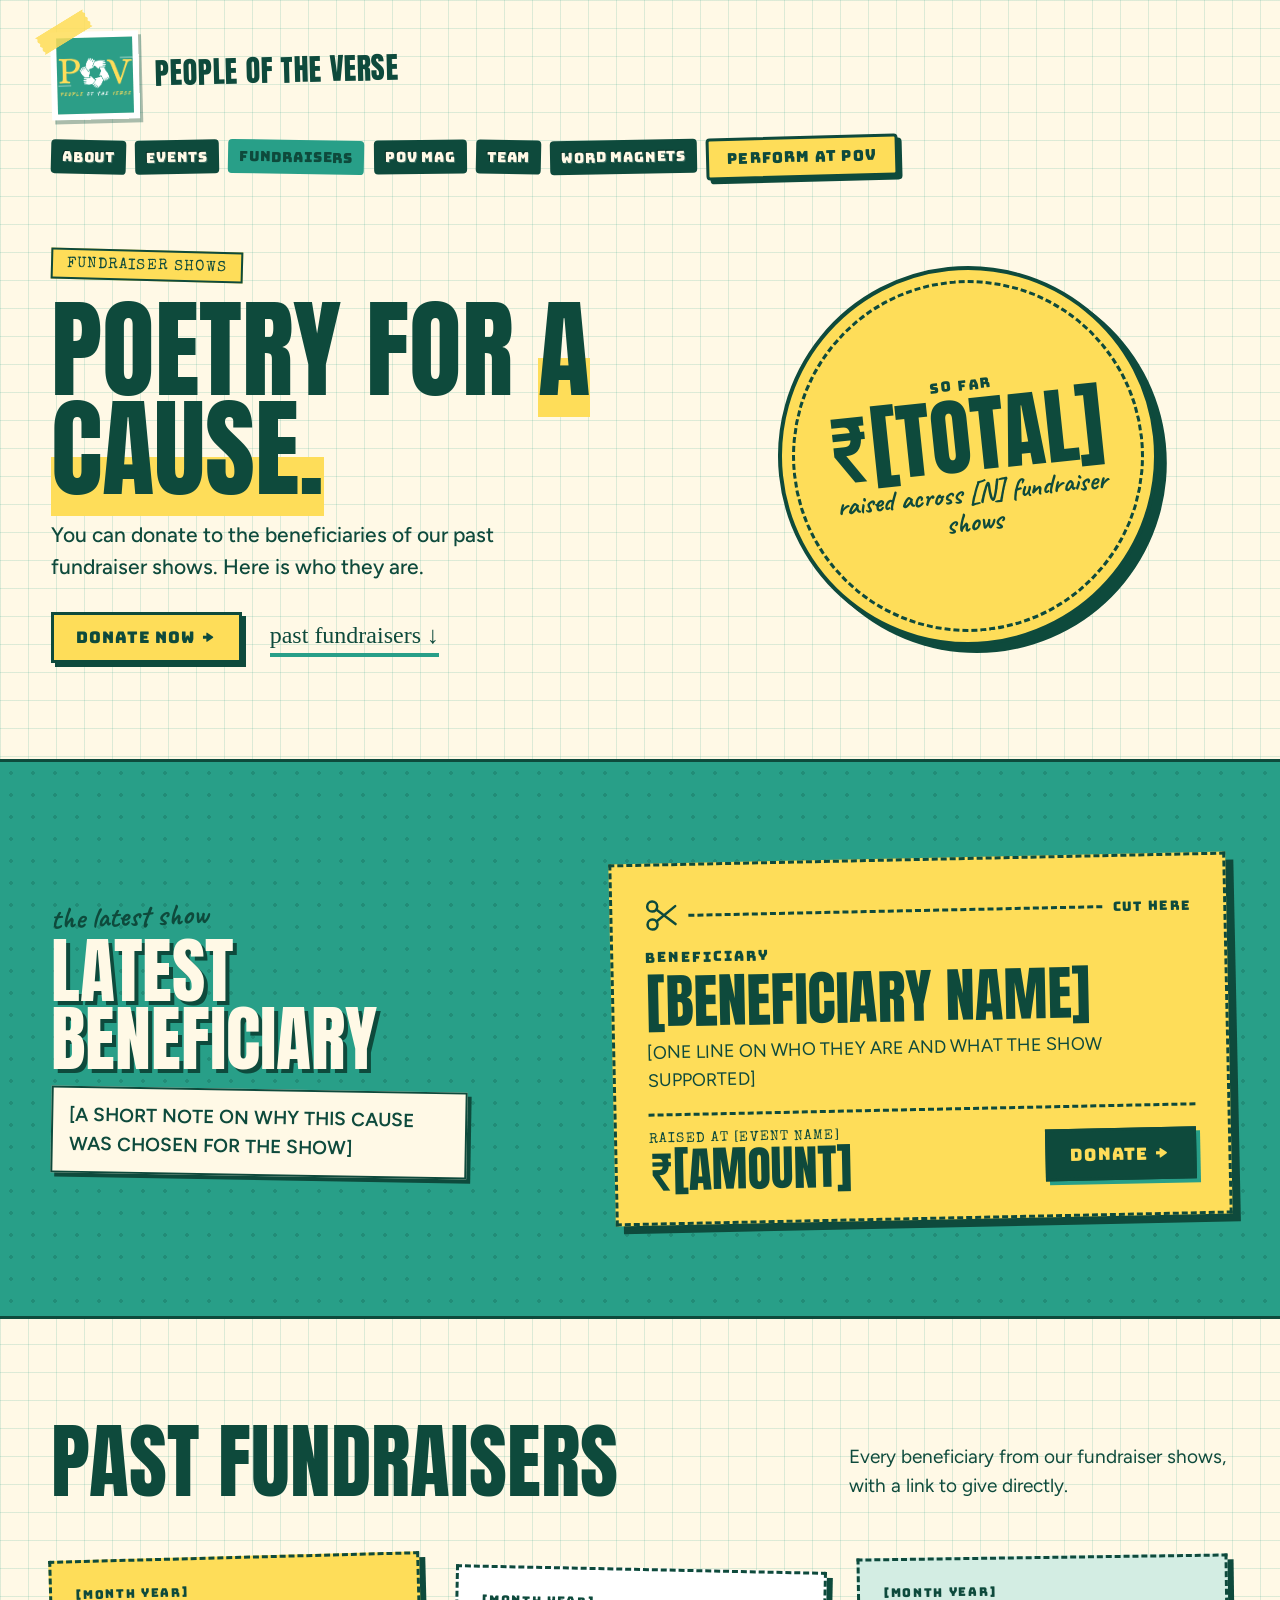
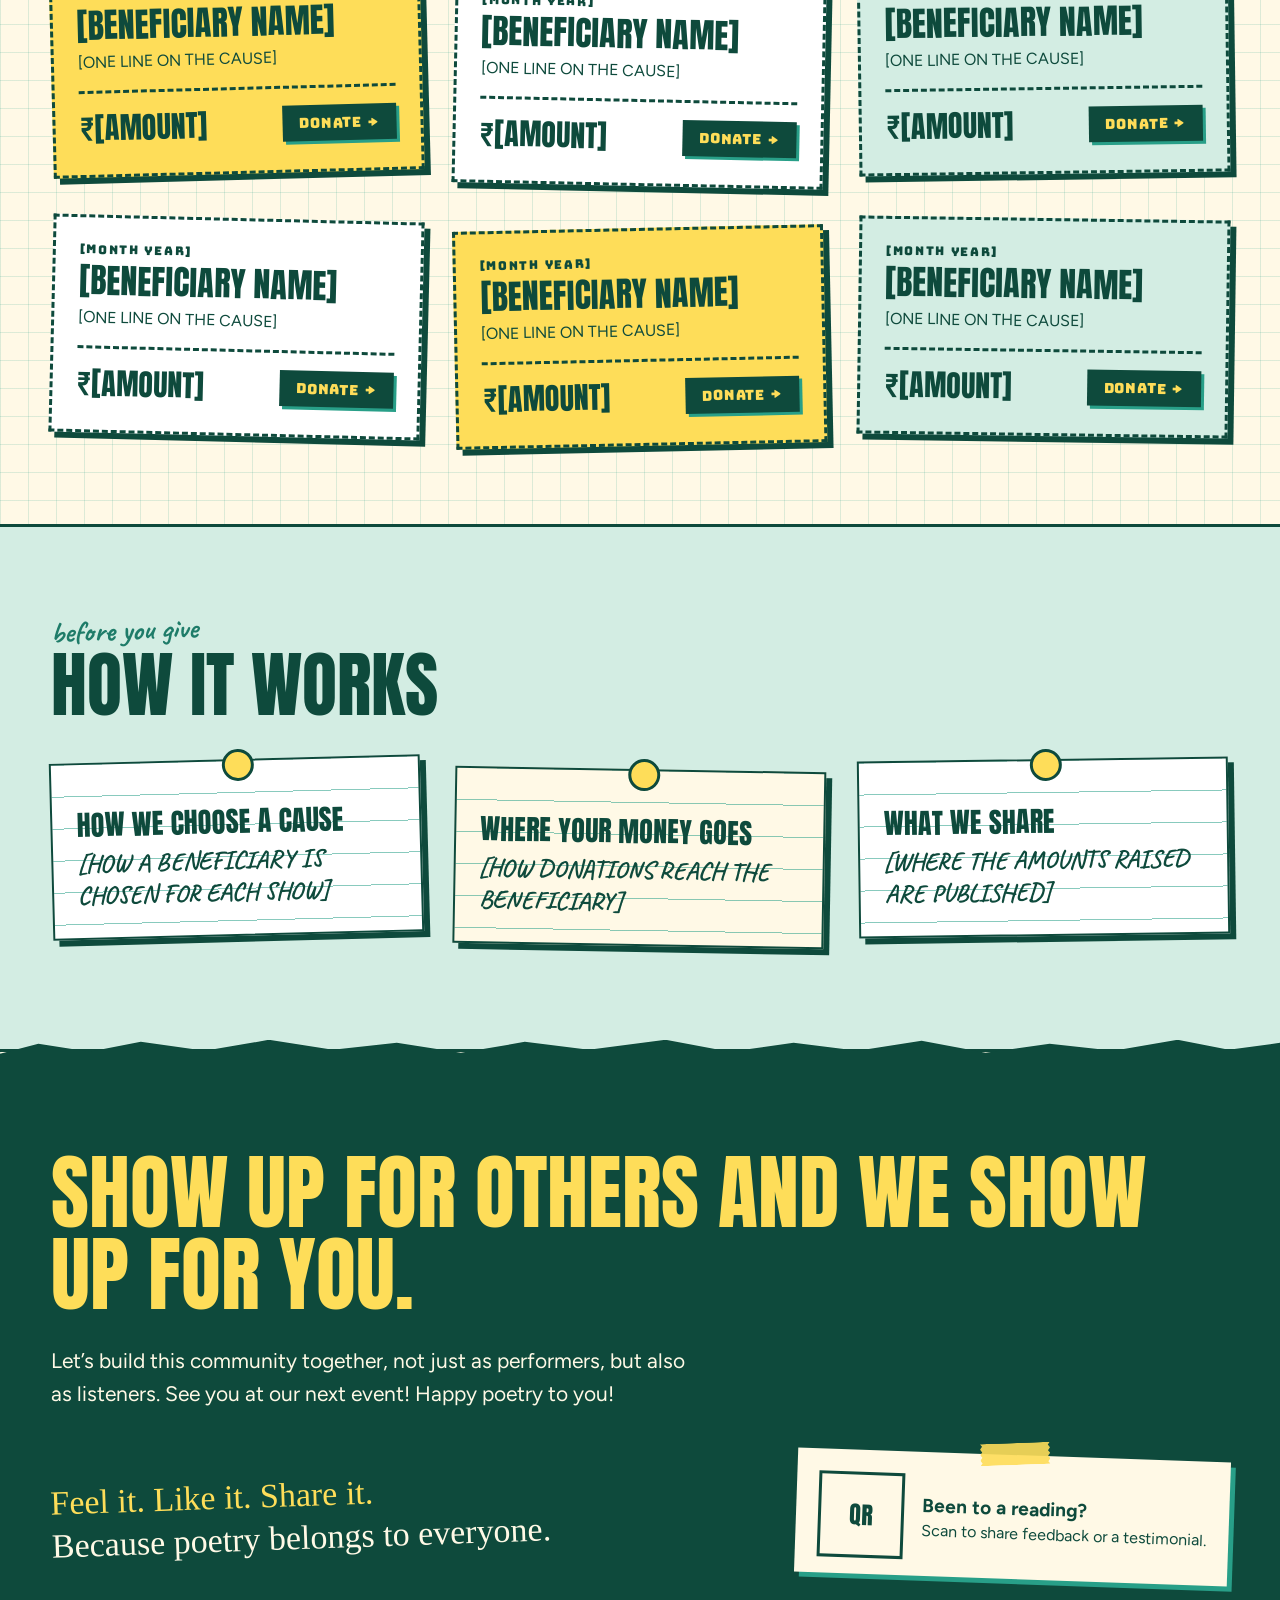
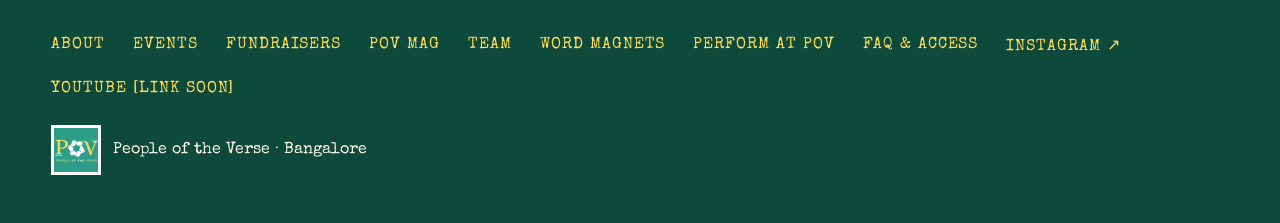
<file: fundraisers.html>
<!doctype html>
<html lang="en">
<head>
<meta charset="utf-8">
<meta name="viewport" content="width=device-width, initial-scale=1">
<title>People of the Verse: Fundraisers</title>
<meta name="theme-color" content="#289F88">
<link rel="icon" href="assets/img/logo.png">
<link rel="preconnect" href="https://fonts.googleapis.com">
<link rel="preconnect" href="https://fonts.gstatic.com" crossorigin>
<link href="https://fonts.googleapis.com/css2?family=Anton&family=Abril+Fatface&family=Special+Elite&family=Bungee&family=Permanent+Marker&family=Caveat:wght@700&family=Figtree:wght@400;500;600;700&family=Bricolage+Grotesque:opsz,wght@12..96,400..800&family=DM+Mono:wght@400;500&family=Yatra+One&family=Teko:wght@500;600;700&display=swap" rel="stylesheet">
<link rel="stylesheet" href="assets/css/site.css">
<style>
/* desktop layout (from the desktop design) */
.view-d a{text-decoration:none;color:inherit}
.view-d .an{font-family:'Anton',sans-serif;font-weight:400}
.view-d .ab{font-family:'Abril Fatface',serif;font-weight:400}
.view-d .se{font-family:'Special Elite',monospace}
.view-d .bu{font-family:'Bungee',sans-serif}
.view-d .pm{font-family:'Permanent Marker',cursive}
.view-d .cv{font-family:'Caveat',cursive;font-weight:700}
.view-d .br{font-family:'Bricolage Grotesque',sans-serif}
.view-d .y{font-family:'Yatra One',serif;font-weight:400}
.view-d .t{font-family:'Teko',sans-serif;text-transform:uppercase;letter-spacing:.06em}
.view-d .dy{display:inline-block;background:var(--deep);color:var(--paper);border-radius:4px;padding:8px 11px;font-family:'Bungee',sans-serif;font-size:14px;letter-spacing:.06em;text-shadow:-1px -1px 0 rgba(0,0,0,.35),1px 1px 0 rgba(255,255,255,.2)}
.view-d .dy.on{background:var(--teal);color:var(--deep);text-shadow:none}
.view-d .g3{display:grid;grid-template-columns:repeat(3,minmax(0,1fr));gap:44px 32px}
.view-d .btn{transition:transform .12s,box-shadow .12s;cursor:pointer}
.view-d .btn:hover{transform:translate(3px,3px);box-shadow:1px 1px 0 var(--deep)!important}
.view-d .btn:focus-visible,.view-d button:focus-visible,.view-d a:focus-visible{outline:3px solid var(--deep);outline-offset:3px}
.view-d .tape{clip-path:polygon(0 0,3% 12%,0 25%,3% 38%,0 50%,3% 62%,0 75%,3% 88%,0 100%,100% 100%,97% 88%,100% 75%,97% 62%,100% 50%,97% 38%,100% 25%,97% 12%,100% 0)}
.view-d .torn-t{clip-path:polygon(0 14px,3% 4px,7% 12px,11% 2px,16% 11px,21% 0,26% 10px,31% 3px,36% 13px,41% 2px,46% 10px,52% 0,57% 12px,62% 3px,67% 11px,72% 1px,77% 13px,82% 4px,87% 11px,92% 0,96% 10px,100% 3px,100% 100%,0 100%)}
@media(prefers-reduced-motion:reduce){.view-d .btn{transition:none}}
@media(max-width:1000px){.view-d .g3{grid-template-columns:repeat(2,minmax(0,1fr))}}
@media(max-width:600px){.view-d .g3{grid-template-columns:minmax(0,1fr)}}
/* mobile layout (from the mobile design) */
.view-m a{text-decoration:none;color:inherit}
.view-m .an{font-family:'Anton',sans-serif;font-weight:400}
.view-m .ab{font-family:'Abril Fatface',serif;font-weight:400}
.view-m .se{font-family:'Special Elite',monospace}
.view-m .bu{font-family:'Bungee',sans-serif}
.view-m .pm{font-family:'Permanent Marker',cursive}
.view-m .cv{font-family:'Caveat',cursive;font-weight:700}
.view-m .br{font-family:'Bricolage Grotesque',sans-serif}
.view-m .dm{font-family:'DM Mono',monospace}
.view-m .y{font-family:'Yatra One',serif;font-weight:400}
.view-m .t{font-family:'Teko',sans-serif;text-transform:uppercase;letter-spacing:.06em}
.view-m .dy{display:block;background:var(--deep);color:var(--paper);border-radius:4px;padding:12px 16px;font-family:'Bungee',sans-serif;font-size:15px;letter-spacing:.08em;text-shadow:-1px -1px 0 rgba(0,0,0,.35),1px 1px 0 rgba(255,255,255,.2)}
.view-m .dy.on{background:var(--teal);color:var(--deep);text-shadow:none}
.view-m .btn{transition:transform .12s,box-shadow .12s;cursor:pointer}
.view-m .btn:hover{transform:translate(3px,3px);box-shadow:1px 1px 0 var(--deep)!important}
.view-m .btn:focus-visible,.view-m input:focus-visible,.view-m button:focus-visible,.view-m a:focus-visible{outline:3px solid var(--deep);outline-offset:3px}
.view-m .tape{clip-path:polygon(0 0,3% 12%,0 25%,3% 38%,0 50%,3% 62%,0 75%,3% 88%,0 100%,100% 100%,97% 88%,100% 75%,97% 62%,100% 50%,97% 38%,100% 25%,97% 12%,100% 0)}
.view-m .torn-t{clip-path:polygon(0 14px,3% 4px,7% 12px,11% 2px,16% 11px,21% 0,26% 10px,31% 3px,36% 13px,41% 2px,46% 10px,52% 0,57% 12px,62% 3px,67% 11px,72% 1px,77% 13px,82% 4px,87% 11px,92% 0,96% 10px,100% 3px,100% 100%,0 100%)}
@keyframes tick{from{transform:translateX(0)}to{transform:translateX(-50%)}}
.view-m .ticker{animation:tick 30s linear infinite}
@keyframes drop{from{transform:translateY(-46px);opacity:0}to{transform:translateY(0);opacity:1}}
.view-m .drop{animation:drop .5s ease-out both}
@media(prefers-reduced-motion:reduce){.view-m .ticker,.view-m .drop{animation:none}
.view-m .btn{transition:none}}
</style>
</head>
<body data-page="fund">
<div class="view-d">
<div id="top" style="width:100%;overflow:hidden;color:var(--deep);font-family:'Figtree',sans-serif;background-color:var(--paper);background-image:linear-gradient(color-mix(in srgb, var(--teal) 16%, transparent) 1px,transparent 1px),linear-gradient(90deg,color-mix(in srgb, var(--teal) 16%, transparent) 1px,transparent 1px);background-size:28px 28px">

<header style="padding:28px clamp(20px,4vw,56px) 0">
<div style="display:flex;flex-wrap:wrap;align-items:center;justify-content:space-between;gap:20px 28px">
<a href="index.html" style="position:relative;display:flex;align-items:center;gap:16px;transform:rotate(-1.5deg)">
<span aria-hidden="true" class="tape" style="position:absolute;left:-14px;top:-10px;width:56px;height:20px;background:color-mix(in srgb, var(--yellow) 85%, transparent);transform:rotate(-30deg);z-index:2"></span>
<img src="assets/img/logo.png" alt="People of the Verse logo" style="width:76px;height:76px;object-fit:cover;border:6px solid #fff;box-shadow:3px 4px 0 color-mix(in srgb, var(--deep) 35%, transparent)">
<span class="an" style="font-size:30px;letter-spacing:.02em;text-transform:uppercase;line-height:1">People of the Verse</span>
</a>
<nav style="display:flex;flex-wrap:wrap;align-items:center;gap:9px">
<a href="about.html" class="dy" style="transform:rotate(1.4deg)">ABOUT</a>
<a href="events.html" class="dy" style="transform:rotate(-1deg)">EVENTS</a>
<a href="fundraisers.html" class="dy on" style="transform:rotate(1deg)">FUNDRAISERS</a>
<a href="mag.html" class="dy" style="transform:rotate(-.6deg)">POV MAG</a>
<a href="team.html" class="dy" style="transform:rotate(1.2deg)">TEAM</a>
<a href="magnets.html" class="dy" style="transform:rotate(-1deg)">WORD MAGNETS</a>
<a href="perform.html" class="bu btn" style="background:var(--yellow);color:var(--deep);border:3px solid var(--deep);border-radius:4px;padding:8px 18px;font-size:15px;letter-spacing:.08em;box-shadow:4px 4px 0 var(--deep);transform:rotate(-1.5deg)">PERFORM AT POV</a>
</nav>
</div>
</header>

<section style="padding:72px clamp(20px,4vw,56px) 96px;display:flex;flex-wrap:wrap;gap:56px;align-items:center">
<div style="flex:1 1 440px;min-width:0">
<div class="se" style="display:inline-block;background:var(--yellow);border:2px solid var(--deep);padding:6px 14px;font-size:15px;letter-spacing:.08em;text-transform:uppercase;transform:rotate(1.5deg)">Fundraiser shows</div>
<h1 class="an" style="margin:20px 0 20px;font-size:clamp(56px,8.4vw,128px);line-height:.92;text-transform:uppercase">Poetry for <span style="background:linear-gradient(transparent 55%,var(--yellow) 55% 92%,transparent 92%)">a cause.</span></h1>
<p style="margin:0 0 28px;max-width:480px;font-size:21px;line-height:1.55;font-weight:500">You can donate to the beneficiaries of our past fundraiser shows. Here is who they are.</p>
<div style="display:flex;flex-wrap:wrap;gap:16px 28px;align-items:center"><a href="#latest" class="bu btn" style="display:inline-block;background:var(--yellow);border:3px solid var(--deep);padding:12px 22px;font-size:16px;letter-spacing:.06em;box-shadow:4px 4px 0 var(--deep)">DONATE NOW →</a><a href="#past" class="pm" style="font-size:24px;border-bottom:4px solid var(--teal);padding:4px 0">past fundraisers ↓</a></div>
</div>
<div style="flex:1 1 360px;min-width:0;display:flex;justify-content:center">
<div style="position:relative;width:min(100%,380px);aspect-ratio:1 / 1;display:flex;align-items:center;justify-content:center;transform:rotate(-6deg)">
<span aria-hidden="true" style="position:absolute;inset:0;border-radius:50%;background:var(--yellow);border:4px solid var(--deep);box-shadow:8px 8px 0 var(--deep)"></span>
<span aria-hidden="true" style="position:absolute;inset:14px;border-radius:50%;border:3px dashed var(--deep)"></span>
<div style="position:relative;text-align:center;padding:0 40px"><div class="bu" style="font-size:14px;letter-spacing:.14em">SO FAR</div><div class="an" style="font-size:clamp(54px,7vw,84px);line-height:1">₹<span data-p="fund.total">[TOTAL]</span></div><div class="cv" style="font-size:28px;line-height:1.05">raised across <span data-p="fund.count">[N]</span> fundraiser shows</div></div>
</div>
</div>
</section>

<section id="latest" style="padding:96px clamp(20px,4vw,56px);background:var(--teal);border-top:3px solid var(--deep);border-bottom:3px solid var(--deep);background-image:radial-gradient(color-mix(in srgb, var(--deep) 22%, transparent) 2px,transparent 2px);background-size:22px 22px">
<div style="display:flex;flex-wrap:wrap;gap:48px 64px;align-items:center">
<div style="flex:1 1 360px;min-width:0">
<div class="cv" style="display:inline-block;font-size:30px;line-height:1;color:var(--deep);transform:rotate(-2deg)">the latest show</div>
<h2 class="an" style="margin:6px 0 16px;font-size:clamp(44px,5.6vw,80px);line-height:.95;text-transform:uppercase;color:var(--paper);text-shadow:4px 4px 0 var(--deep)">Latest beneficiary</h2>
<p style="margin:0;max-width:380px;font-size:19px;line-height:1.55;font-weight:600;background:var(--paper);border:2px solid var(--deep);padding:12px 16px;transform:rotate(1deg);box-shadow:4px 4px 0 var(--deep)"><span data-p="fund.why">[A SHORT NOTE ON WHY THIS CAUSE WAS CHOSEN FOR THE SHOW]</span></p>
</div>
<div style="flex:1 1 480px;min-width:0;max-width:640px;transform:rotate(-1.2deg)">
<div style="background:var(--yellow);border:3px dashed var(--deep);padding:32px 32px 28px;box-shadow:8px 8px 0 var(--deep)">
<div style="display:flex;align-items:center;gap:10px;margin-bottom:16px"><svg width="34" height="34" viewBox="0 0 34 34" fill="none" stroke="currentColor" stroke-width="2.5" stroke-linecap="round" aria-hidden="true"><circle cx="8" cy="8" r="5"/><circle cx="8" cy="26" r="5"/><path d="M12 11 L31 26 M12 23 L31 8"/></svg><span aria-hidden="true" style="flex:1;border-bottom:3px dashed var(--deep)"></span><span class="bu" style="font-size:13px;letter-spacing:.1em">CUT HERE</span></div>
<div class="bu" style="font-size:14px;letter-spacing:.14em">BENEFICIARY</div>
<div class="an" style="margin:6px 0 8px;font-size:clamp(38px,4.6vw,60px);line-height:1;text-transform:uppercase"><span data-p="fund.latest.name">[BENEFICIARY NAME]</span></div>
<p style="margin:0 0 18px;font-size:18px;line-height:1.55"><span data-p="fund.latest.blurb">[ONE LINE ON WHO THEY ARE AND WHAT THE SHOW SUPPORTED]</span></p>
<div style="border-top:3px dashed var(--deep);padding-top:16px;display:flex;flex-wrap:wrap;align-items:center;justify-content:space-between;gap:14px 24px">
<div><div class="se" style="font-size:14px;letter-spacing:.08em">RAISED AT <span data-p="fund.latest.event">[EVENT NAME]</span></div><div class="an" style="font-size:48px;line-height:1">₹<span data-p="fund.latest.amount">[AMOUNT]</span></div></div>
<a href="#" data-href="fund.latest.donate" class="bu btn" style="background:var(--deep);color:var(--yellow);border:3px solid var(--deep);padding:12px 22px;font-size:17px;letter-spacing:.06em;box-shadow:4px 4px 0 var(--teal)">DONATE →</a>
</div>
</div>
</div>
</div>
</section>

<section id="past" style="padding:104px clamp(20px,4vw,56px) 88px">
<div style="display:flex;flex-wrap:wrap;align-items:flex-end;justify-content:space-between;gap:16px 32px;margin-bottom:56px">
<h2 class="an" style="margin:0;font-size:clamp(44px,6.4vw,92px);line-height:.95;text-transform:uppercase">Past fundraisers</h2>
<p style="margin:0;max-width:380px;font-size:19px;line-height:1.55">Every beneficiary from our fundraiser shows, with a link to give directly.</p>
</div>
<div class="g3">
<div style="background:var(--yellow);border:3px dashed var(--deep);padding:24px;box-shadow:6px 6px 0 var(--deep);transform:rotate(-1.5deg)"><div class="bu" style="font-size:12px;letter-spacing:.14em"><span data-p="fund.past.0.month">[MONTH YEAR]</span></div><div class="an" style="margin:6px 0 8px;font-size:34px;line-height:1;text-transform:uppercase"><span data-p="fund.past.0.name">[BENEFICIARY NAME]</span></div><p style="margin:0 0 16px;font-size:16px;line-height:1.5"><span data-p="fund.past.0.blurb">[ONE LINE ON THE CAUSE]</span></p><div style="border-top:3px dashed var(--deep);padding-top:12px;display:flex;align-items:center;justify-content:space-between;gap:12px"><span class="an" style="font-size:30px">₹<span data-p="fund.past.0.amount">[AMOUNT]</span></span><a href="#" data-href="fund.past.0.donate" class="bu btn" style="background:var(--deep);color:var(--yellow);padding:9px 16px;font-size:14px;letter-spacing:.06em;box-shadow:3px 3px 0 var(--teal)">DONATE →</a></div></div>
<div style="background:#fff;border:3px dashed var(--deep);padding:24px;box-shadow:6px 6px 0 var(--deep);transform:rotate(1.2deg) translateY(12px)"><div class="bu" style="font-size:12px;letter-spacing:.14em"><span data-p="fund.past.1.month">[MONTH YEAR]</span></div><div class="an" style="margin:6px 0 8px;font-size:34px;line-height:1;text-transform:uppercase"><span data-p="fund.past.1.name">[BENEFICIARY NAME]</span></div><p style="margin:0 0 16px;font-size:16px;line-height:1.5"><span data-p="fund.past.1.blurb">[ONE LINE ON THE CAUSE]</span></p><div style="border-top:3px dashed var(--deep);padding-top:12px;display:flex;align-items:center;justify-content:space-between;gap:12px"><span class="an" style="font-size:30px">₹<span data-p="fund.past.1.amount">[AMOUNT]</span></span><a href="#" data-href="fund.past.1.donate" class="bu btn" style="background:var(--deep);color:var(--yellow);padding:9px 16px;font-size:14px;letter-spacing:.06em;box-shadow:3px 3px 0 var(--teal)">DONATE →</a></div></div>
<div style="background:var(--mist);border:3px dashed var(--deep);padding:24px;box-shadow:6px 6px 0 var(--deep);transform:rotate(-.8deg)"><div class="bu" style="font-size:12px;letter-spacing:.14em"><span data-p="fund.past.2.month">[MONTH YEAR]</span></div><div class="an" style="margin:6px 0 8px;font-size:34px;line-height:1;text-transform:uppercase"><span data-p="fund.past.2.name">[BENEFICIARY NAME]</span></div><p style="margin:0 0 16px;font-size:16px;line-height:1.5"><span data-p="fund.past.2.blurb">[ONE LINE ON THE CAUSE]</span></p><div style="border-top:3px dashed var(--deep);padding-top:12px;display:flex;align-items:center;justify-content:space-between;gap:12px"><span class="an" style="font-size:30px">₹<span data-p="fund.past.2.amount">[AMOUNT]</span></span><a href="#" data-href="fund.past.2.donate" class="bu btn" style="background:var(--deep);color:var(--yellow);padding:9px 16px;font-size:14px;letter-spacing:.06em;box-shadow:3px 3px 0 var(--teal)">DONATE →</a></div></div>
<div style="background:#fff;border:3px dashed var(--deep);padding:24px;box-shadow:6px 6px 0 var(--deep);transform:rotate(1.4deg)"><div class="bu" style="font-size:12px;letter-spacing:.14em"><span data-p="fund.past.3.month">[MONTH YEAR]</span></div><div class="an" style="margin:6px 0 8px;font-size:34px;line-height:1;text-transform:uppercase"><span data-p="fund.past.3.name">[BENEFICIARY NAME]</span></div><p style="margin:0 0 16px;font-size:16px;line-height:1.5"><span data-p="fund.past.3.blurb">[ONE LINE ON THE CAUSE]</span></p><div style="border-top:3px dashed var(--deep);padding-top:12px;display:flex;align-items:center;justify-content:space-between;gap:12px"><span class="an" style="font-size:30px">₹<span data-p="fund.past.3.amount">[AMOUNT]</span></span><a href="#" data-href="fund.past.3.donate" class="bu btn" style="background:var(--deep);color:var(--yellow);padding:9px 16px;font-size:14px;letter-spacing:.06em;box-shadow:3px 3px 0 var(--teal)">DONATE →</a></div></div>
<div style="background:var(--yellow);border:3px dashed var(--deep);padding:24px;box-shadow:6px 6px 0 var(--deep);transform:rotate(-1.2deg) translateY(10px)"><div class="bu" style="font-size:12px;letter-spacing:.14em"><span data-p="fund.past.4.month">[MONTH YEAR]</span></div><div class="an" style="margin:6px 0 8px;font-size:34px;line-height:1;text-transform:uppercase"><span data-p="fund.past.4.name">[BENEFICIARY NAME]</span></div><p style="margin:0 0 16px;font-size:16px;line-height:1.5"><span data-p="fund.past.4.blurb">[ONE LINE ON THE CAUSE]</span></p><div style="border-top:3px dashed var(--deep);padding-top:12px;display:flex;align-items:center;justify-content:space-between;gap:12px"><span class="an" style="font-size:30px">₹<span data-p="fund.past.4.amount">[AMOUNT]</span></span><a href="#" data-href="fund.past.4.donate" class="bu btn" style="background:var(--deep);color:var(--yellow);padding:9px 16px;font-size:14px;letter-spacing:.06em;box-shadow:3px 3px 0 var(--teal)">DONATE →</a></div></div>
<div style="background:var(--mist);border:3px dashed var(--deep);padding:24px;box-shadow:6px 6px 0 var(--deep);transform:rotate(.8deg)"><div class="bu" style="font-size:12px;letter-spacing:.14em"><span data-p="fund.past.5.month">[MONTH YEAR]</span></div><div class="an" style="margin:6px 0 8px;font-size:34px;line-height:1;text-transform:uppercase"><span data-p="fund.past.5.name">[BENEFICIARY NAME]</span></div><p style="margin:0 0 16px;font-size:16px;line-height:1.5"><span data-p="fund.past.5.blurb">[ONE LINE ON THE CAUSE]</span></p><div style="border-top:3px dashed var(--deep);padding-top:12px;display:flex;align-items:center;justify-content:space-between;gap:12px"><span class="an" style="font-size:30px">₹<span data-p="fund.past.5.amount">[AMOUNT]</span></span><a href="#" data-href="fund.past.5.donate" class="bu btn" style="background:var(--deep);color:var(--yellow);padding:9px 16px;font-size:14px;letter-spacing:.06em;box-shadow:3px 3px 0 var(--teal)">DONATE →</a></div></div>
</div>
</section>

<section style="padding:88px clamp(20px,4vw,56px) 112px;background:var(--mist);border-top:3px solid var(--deep);border-bottom:3px solid var(--deep)">
<div class="cv" style="display:inline-block;font-size:30px;line-height:1;color:var(--dark);transform:rotate(-2deg)">before you give</div>
<h2 class="an" style="margin:6px 0 40px;font-size:clamp(44px,5.6vw,80px);line-height:.95;text-transform:uppercase">How it works</h2>
<div class="g3">
<div style="position:relative;background-color:#fff;background-image:repeating-linear-gradient(transparent 0 31px,color-mix(in srgb, var(--teal) 55%, transparent) 31px 32px);border:2px solid var(--deep);box-shadow:6px 6px 0 var(--deep);padding:46px 24px 26px;transform:rotate(-1.5deg)"><span aria-hidden="true" style="position:absolute;left:50%;top:-12px;margin-left:-13px;width:26px;height:26px;border-radius:50%;background:var(--yellow);border:3px solid var(--deep)"></span><div class="an" style="font-size:28px;line-height:1.05;text-transform:uppercase">How we choose a cause</div><div class="cv" style="margin-top:8px;font-size:25px;line-height:32px"><span data-p="fund.how.choose">[HOW A BENEFICIARY IS CHOSEN FOR EACH SHOW]</span></div></div>
<div style="position:relative;background-color:var(--paper);background-image:repeating-linear-gradient(transparent 0 31px,color-mix(in srgb, var(--teal) 55%, transparent) 31px 32px);border:2px solid var(--deep);box-shadow:6px 6px 0 var(--deep);padding:46px 24px 26px;transform:rotate(1deg) translateY(10px)"><span aria-hidden="true" style="position:absolute;left:50%;top:-12px;margin-left:-13px;width:26px;height:26px;border-radius:50%;background:var(--yellow);border:3px solid var(--deep)"></span><div class="an" style="font-size:28px;line-height:1.05;text-transform:uppercase">Where your money goes</div><div class="cv" style="margin-top:8px;font-size:25px;line-height:32px"><span data-p="fund.how.money">[HOW DONATIONS REACH THE BENEFICIARY]</span></div></div>
<div style="position:relative;background-color:#fff;background-image:repeating-linear-gradient(transparent 0 31px,color-mix(in srgb, var(--teal) 55%, transparent) 31px 32px);border:2px solid var(--deep);box-shadow:6px 6px 0 var(--deep);padding:46px 24px 26px;transform:rotate(-.8deg)"><span aria-hidden="true" style="position:absolute;left:50%;top:-12px;margin-left:-13px;width:26px;height:26px;border-radius:50%;background:var(--yellow);border:3px solid var(--deep)"></span><div class="an" style="font-size:28px;line-height:1.05;text-transform:uppercase">What we share</div><div class="cv" style="margin-top:8px;font-size:25px;line-height:32px"><span data-p="fund.how.share">[WHERE THE AMOUNTS RAISED ARE PUBLISHED]</span></div></div>
</div>
</section>

<footer class="torn-t" style="margin-top:-12px;background:var(--deep);color:var(--paper);padding:112px clamp(20px,4vw,56px) 48px">
<h2 class="an" style="margin:0;max-width:1100px;font-size:clamp(40px,6.4vw,92px);line-height:1;text-transform:uppercase;color:var(--yellow)">Show up for others and we show up for you.</h2>
<p style="margin:28px 0 0;max-width:640px;font-size:21px;line-height:1.6">Let&rsquo;s build this community together, not just as performers, but also as listeners. See you at our next event! Happy poetry to you!</p>
<div style="margin-top:44px;display:flex;flex-wrap:wrap;align-items:center;justify-content:space-between;gap:28px 40px">
<div class="pm" style="font-size:34px;line-height:1.25;transform:rotate(-2deg)"><span style="color:var(--yellow)">Feel it. Like it. Share it.</span><br>Because poetry belongs to everyone.</div>
<div style="position:relative;display:flex;align-items:center;gap:18px;background:var(--paper);color:var(--deep);padding:22px 22px 16px;transform:rotate(2deg);box-shadow:5px 5px 0 var(--teal)"><span aria-hidden="true" class="tape" style="position:absolute;left:50%;top:-12px;width:70px;height:22px;margin-left:-35px;background:color-mix(in srgb, var(--yellow) 90%, transparent);transform:rotate(-4deg)"></span><span class="an" style="flex:none;width:80px;height:80px;border:3px solid var(--deep);display:flex;align-items:center;justify-content:center;font-size:24px">QR</span><span style="font-size:16px;line-height:1.45"><strong style="font-size:19px">Been to a reading?</strong><br>Scan to share feedback or a testimonial.</span></div>
</div>
<div class="se" style="margin-top:48px;display:flex;flex-wrap:wrap;align-items:center;gap:10px 28px;font-size:16px;letter-spacing:.06em;text-transform:uppercase;color:var(--yellow)"><a href="about.html" style="padding:8px 0">About</a><a href="events.html" style="padding:8px 0">Events</a><a href="fundraisers.html" style="padding:8px 0">Fundraisers</a><a href="mag.html" style="padding:8px 0">PoV Mag</a><a href="team.html" style="padding:8px 0">Team</a><a href="magnets.html" style="padding:8px 0">Word magnets</a><a href="perform.html" style="padding:8px 0">Perform at PoV</a><a href="faq.html" style="padding:8px 0">FAQ &amp; access</a><a href="https://www.instagram.com/people_of_the_verse/" style="padding:8px 0">Instagram ↗</a><a href="#" data-href="links.youtube" style="padding:8px 0">YouTube <span data-yt>[link soon]</span></a></div>
<div style="margin-top:20px;display:flex;align-items:center;gap:12px;color:var(--paper)" class="se"><img src="assets/img/logo.png" alt="" style="width:44px;height:44px;object-fit:cover;border:3px solid #fff">People of the Verse · Bangalore</div>
</footer>

</div>
</div>
<div class="view-m">
<div id="top-m" style="width:100%;overflow:hidden;color:var(--deep);font-family:'Figtree',sans-serif;background-color:var(--paper);background-image:linear-gradient(color-mix(in srgb, var(--teal) 16%, transparent) 1px,transparent 1px),linear-gradient(90deg,color-mix(in srgb, var(--teal) 16%, transparent) 1px,transparent 1px);background-size:28px 28px">
<header style="padding:18px 20px 0">
<div style="display:flex;align-items:center;justify-content:space-between;gap:12px">
<a href="index.html" style="position:relative;display:flex;align-items:center;gap:12px;transform:rotate(-1.5deg)">
<span aria-hidden="true" class="tape" style="position:absolute;left:-10px;top:-8px;width:40px;height:16px;background:color-mix(in srgb, var(--yellow) 85%, transparent);transform:rotate(-30deg);z-index:2"></span>
<img src="assets/img/logo.png" alt="People of the Verse logo" style="width:56px;height:56px;object-fit:cover;border:4px solid #fff;box-shadow:2px 3px 0 color-mix(in srgb, var(--deep) 35%, transparent)">
<span class="an" style="font-size:22px;letter-spacing:.02em;text-transform:uppercase;line-height:1">People of<br>the Verse</span>
</a>
<button type="button" data-act="menu" aria-expanded="false" class="bu btn" style="min-height:48px;min-width:96px;background:var(--deep);color:var(--paper);border:0;border-radius:4px;padding:0 16px;font-size:14px;letter-spacing:.08em;text-shadow:-1px -1px 0 rgba(0,0,0,.35),1px 1px 0 rgba(255,255,255,.2)">MENU</button>
</div>
<div data-if="menuOpen" style="display:contents" hidden>
<nav style="display:flex;flex-direction:column;gap:10px;padding:16px 0 4px">
<a href="about.html" class="dy">ABOUT</a>
<a href="events.html" class="dy">EVENTS</a>
<a href="fundraisers.html" class="dy on">FUNDRAISERS</a>
<a href="mag.html" class="dy">POV MAG</a>
<a href="team.html" class="dy">TEAM</a>
<a href="magnets.html" class="dy">WORD MAGNETS</a>
<a href="perform.html" class="bu btn" style="display:block;text-align:center;background:var(--yellow);color:var(--deep);border:3px solid var(--deep);border-radius:4px;padding:12px 18px;font-size:15px;letter-spacing:.08em;box-shadow:4px 4px 0 var(--deep)">PERFORM AT POV</a>
</nav>
</div>
</header>
<section style="padding:36px 20px 56px"><div class="se" style="display:inline-block;background:var(--yellow);border:2px solid var(--deep);padding:6px 12px;font-size:13px;letter-spacing:.08em;text-transform:uppercase;transform:rotate(1.5deg)">Fundraiser shows</div><h1 class="an" style="margin:18px 0 16px;font-size:72px;line-height:.92;text-transform:uppercase">Poetry for <span style="background:linear-gradient(transparent 55%,var(--yellow) 55% 92%,transparent 92%)">a cause.</span></h1><p style="margin:0 0 24px;font-size:19px;line-height:1.5;font-weight:500">You can donate to the beneficiaries of our past fundraiser shows. Here is who they are.</p><div style="display:flex;flex-direction:column;align-items:flex-start;gap:6px"><a href="#latest-m" class="bu btn" style="display:inline-block;background:var(--yellow);border:3px solid var(--deep);padding:14px 22px;font-size:15px;letter-spacing:.06em;box-shadow:4px 4px 0 var(--deep)">DONATE NOW →</a><a href="#past-m" class="pm" style="font-size:22px;border-bottom:3px solid var(--teal);padding:12px 0 4px;margin-top:10px">past fundraisers ↓</a></div><div style="position:relative;width:268px;height:268px;margin:44px auto 0;display:flex;align-items:center;justify-content:center;transform:rotate(-6deg)"><span aria-hidden="true" style="position:absolute;inset:0;border-radius:50%;background:var(--yellow);border:4px solid var(--deep);box-shadow:6px 6px 0 var(--deep)"></span><span aria-hidden="true" style="position:absolute;inset:12px;border-radius:50%;border:3px dashed var(--deep)"></span><div style="position:relative;text-align:center;padding:0 34px"><div class="bu" style="font-size:12px;letter-spacing:.14em">SO FAR</div><div class="an" style="font-size:56px;line-height:1">₹<span data-p="fund.total">[TOTAL]</span></div><div class="cv" style="font-size:24px;line-height:1.05">raised across <span data-p="fund.count">[N]</span> fundraiser shows</div></div></div></section>
<section id="latest-m" style="padding:56px 20px 64px;background:var(--teal);border-top:3px solid var(--deep);border-bottom:3px solid var(--deep);background-image:radial-gradient(color-mix(in srgb, var(--deep) 22%, transparent) 2px,transparent 2px);background-size:22px 22px"><div class="cv" style="display:inline-block;font-size:26px;line-height:1;color:var(--deep);transform:rotate(-2deg)">the latest show</div><h2 class="an" style="margin:6px 0 18px;font-size:52px;line-height:.95;text-transform:uppercase;color:var(--paper);text-shadow:3px 3px 0 var(--deep)">Latest beneficiary</h2><p style="margin:0 0 32px;font-size:17px;line-height:1.5;font-weight:600;background:var(--paper);border:2px solid var(--deep);padding:12px 16px;transform:rotate(1deg);box-shadow:4px 4px 0 var(--deep)"><span data-p="fund.why">[A SHORT NOTE ON WHY THIS CAUSE WAS CHOSEN FOR THE SHOW]</span></p><div style="background:var(--yellow);border:3px dashed var(--deep);padding:22px 20px 20px;box-shadow:6px 6px 0 var(--deep);transform:rotate(-1.2deg)"><div class="bu" style="font-size:12px;letter-spacing:.14em">LATEST BENEFICIARY</div><div class="an" style="margin:4px 0 6px;font-size:36px;line-height:1;text-transform:uppercase"><span data-p="fund.latest.name">[BENEFICIARY NAME]</span></div><p style="margin:0 0 14px;font-size:16px;line-height:1.5"><span data-p="fund.latest.blurb">[ONE LINE ON WHO THEY ARE AND WHAT THE SHOW SUPPORTED]</span></p><div style="border-top:3px dashed var(--deep);padding-top:14px"><div class="se" style="font-size:12px;letter-spacing:.08em">RAISED AT <span data-p="fund.latest.event">[EVENT NAME]</span></div><div class="an" style="font-size:40px;line-height:1">₹<span data-p="fund.latest.amount">[AMOUNT]</span></div><a href="#" data-href="fund.latest.donate" class="bu btn" style="display:block;margin-top:14px;text-align:center;background:var(--deep);color:var(--yellow);border:3px solid var(--deep);padding:14px 18px;font-size:16px;letter-spacing:.06em;box-shadow:4px 4px 0 var(--teal)">DONATE →</a></div></div></section>
<section id="past-m" style="padding:56px 20px 64px"><h2 class="an" style="margin:0 0 12px;font-size:48px;line-height:.95;text-transform:uppercase">Past fundraisers</h2><p style="margin:0 0 36px;font-size:18px;line-height:1.5">Every beneficiary from our fundraiser shows, with a link to give directly.</p><div style="display:flex;flex-direction:column;gap:32px"><div style="background:#fff;border:3px dashed var(--deep);padding:22px 20px 20px;box-shadow:6px 6px 0 var(--deep);transform:rotate(1.2deg)"><div class="bu" style="font-size:12px;letter-spacing:.14em"><span data-p="fund.past.0.month">[MONTH YEAR]</span></div><div class="an" style="margin:6px 0 8px;font-size:34px;line-height:1;text-transform:uppercase"><span data-p="fund.past.0.name">[BENEFICIARY NAME]</span></div><p style="margin:0 0 16px;font-size:16px;line-height:1.5"><span data-p="fund.past.0.blurb">[ONE LINE ON THE CAUSE]</span></p><div style="border-top:3px dashed var(--deep);padding-top:12px"><div class="se" style="font-size:12px;letter-spacing:.08em">RAISED</div><div class="an" style="font-size:34px;line-height:1">₹<span data-p="fund.past.0.amount">[AMOUNT]</span></div><a href="#" data-href="fund.past.0.donate" class="bu btn" style="display:block;margin-top:12px;text-align:center;background:var(--deep);color:var(--yellow);border:3px solid var(--deep);padding:13px 16px;font-size:15px;letter-spacing:.06em;box-shadow:4px 4px 0 var(--teal)">DONATE →</a></div></div><div style="background:var(--mist);border:3px dashed var(--deep);padding:22px 20px 20px;box-shadow:6px 6px 0 var(--deep);transform:rotate(-.8deg)"><div class="bu" style="font-size:12px;letter-spacing:.14em"><span data-p="fund.past.1.month">[MONTH YEAR]</span></div><div class="an" style="margin:6px 0 8px;font-size:34px;line-height:1;text-transform:uppercase"><span data-p="fund.past.1.name">[BENEFICIARY NAME]</span></div><p style="margin:0 0 16px;font-size:16px;line-height:1.5"><span data-p="fund.past.1.blurb">[ONE LINE ON THE CAUSE]</span></p><div style="border-top:3px dashed var(--deep);padding-top:12px"><div class="se" style="font-size:12px;letter-spacing:.08em">RAISED</div><div class="an" style="font-size:34px;line-height:1">₹<span data-p="fund.past.1.amount">[AMOUNT]</span></div><a href="#" data-href="fund.past.1.donate" class="bu btn" style="display:block;margin-top:12px;text-align:center;background:var(--deep);color:var(--yellow);border:3px solid var(--deep);padding:13px 16px;font-size:15px;letter-spacing:.06em;box-shadow:4px 4px 0 var(--teal)">DONATE →</a></div></div><div style="background:var(--yellow);border:3px dashed var(--deep);padding:22px 20px 20px;box-shadow:6px 6px 0 var(--deep);transform:rotate(1.4deg)"><div class="bu" style="font-size:12px;letter-spacing:.14em"><span data-p="fund.past.2.month">[MONTH YEAR]</span></div><div class="an" style="margin:6px 0 8px;font-size:34px;line-height:1;text-transform:uppercase"><span data-p="fund.past.2.name">[BENEFICIARY NAME]</span></div><p style="margin:0 0 16px;font-size:16px;line-height:1.5"><span data-p="fund.past.2.blurb">[ONE LINE ON THE CAUSE]</span></p><div style="border-top:3px dashed var(--deep);padding-top:12px"><div class="se" style="font-size:12px;letter-spacing:.08em">RAISED</div><div class="an" style="font-size:34px;line-height:1">₹<span data-p="fund.past.2.amount">[AMOUNT]</span></div><a href="#" data-href="fund.past.2.donate" class="bu btn" style="display:block;margin-top:12px;text-align:center;background:var(--deep);color:var(--yellow);border:3px solid var(--deep);padding:13px 16px;font-size:15px;letter-spacing:.06em;box-shadow:4px 4px 0 var(--teal)">DONATE →</a></div></div></div></section>
<section style="padding:56px 20px 72px;background:var(--mist);border-top:3px solid var(--deep);border-bottom:3px solid var(--deep)"><div class="cv" style="display:inline-block;font-size:26px;line-height:1;color:var(--dark);transform:rotate(-2deg)">before you give</div><h2 class="an" style="margin:6px 0 36px;font-size:48px;line-height:.95;text-transform:uppercase">How it works</h2><div style="display:flex;flex-direction:column;gap:36px"><div style="position:relative;background-color:#fff;background-image:repeating-linear-gradient(transparent 0 31px,color-mix(in srgb, var(--teal) 55%, transparent) 31px 32px);border:2px solid var(--deep);box-shadow:5px 5px 0 var(--deep);padding:42px 20px 22px;transform:rotate(-1.5deg)"><span aria-hidden="true" style="position:absolute;left:50%;top:-12px;margin-left:-13px;width:26px;height:26px;border-radius:50%;background:var(--yellow);border:3px solid var(--deep)"></span><div class="an" style="margin:8px 0 6px;font-size:26px;line-height:1.05;text-transform:uppercase">How we choose a cause</div><div class="cv" style="font-size:24px;line-height:32px"><span data-p="fund.how.choose">[HOW A BENEFICIARY IS CHOSEN FOR EACH SHOW]</span></div></div><div style="position:relative;background-color:var(--paper);background-image:repeating-linear-gradient(transparent 0 31px,color-mix(in srgb, var(--teal) 55%, transparent) 31px 32px);border:2px solid var(--deep);box-shadow:5px 5px 0 var(--deep);padding:42px 20px 22px;transform:rotate(1deg)"><span aria-hidden="true" style="position:absolute;left:50%;top:-12px;margin-left:-13px;width:26px;height:26px;border-radius:50%;background:var(--yellow);border:3px solid var(--deep)"></span><div class="an" style="margin:8px 0 6px;font-size:26px;line-height:1.05;text-transform:uppercase">Where your money goes</div><div class="cv" style="font-size:24px;line-height:32px"><span data-p="fund.how.money">[HOW DONATIONS REACH THE BENEFICIARY]</span></div></div><div style="position:relative;background-color:#fff;background-image:repeating-linear-gradient(transparent 0 31px,color-mix(in srgb, var(--teal) 55%, transparent) 31px 32px);border:2px solid var(--deep);box-shadow:5px 5px 0 var(--deep);padding:42px 20px 22px;transform:rotate(-.8deg)"><span aria-hidden="true" style="position:absolute;left:50%;top:-12px;margin-left:-13px;width:26px;height:26px;border-radius:50%;background:var(--yellow);border:3px solid var(--deep)"></span><div class="an" style="margin:8px 0 6px;font-size:26px;line-height:1.05;text-transform:uppercase">What we share</div><div class="cv" style="font-size:24px;line-height:32px"><span data-p="fund.how.share">[WHERE THE AMOUNTS RAISED ARE PUBLISHED]</span></div></div></div></section>
<footer class="torn-t" style="margin-top:-10px;background:var(--deep);color:var(--paper);padding:80px 20px 36px">
<h2 class="an" style="margin:0;font-size:46px;line-height:1;text-transform:uppercase;color:var(--yellow)">Show up for others and we show up for you.</h2>
<p style="margin:20px 0 0;font-size:18px;line-height:1.6">Let&rsquo;s build this community together, not just as performers, but also as listeners. See you at our next event! Happy poetry to you!</p>
<div class="pm" style="margin-top:32px;font-size:28px;line-height:1.25;transform:rotate(-2deg)"><span style="color:var(--yellow)">Feel it. Like it. Share it.</span><br>Because poetry belongs to everyone.</div>
<div style="position:relative;margin-top:36px;display:flex;align-items:center;gap:14px;background:var(--paper);color:var(--deep);padding:20px 16px 14px;transform:rotate(1.5deg);box-shadow:4px 4px 0 var(--teal)"><span aria-hidden="true" class="tape" style="position:absolute;left:50%;top:-10px;width:60px;height:20px;margin-left:-30px;background:color-mix(in srgb, var(--yellow) 90%, transparent);transform:rotate(-4deg)"></span><span class="an" style="flex:none;width:68px;height:68px;border:3px solid var(--deep);display:flex;align-items:center;justify-content:center;font-size:20px">QR</span><span style="font-size:15px;line-height:1.4"><strong style="font-size:17px">Been to a reading?</strong><br>Scan to share feedback or a testimonial.</span></div>
<div class="se" style="margin-top:36px;display:flex;flex-wrap:wrap;gap:0 22px;font-size:14px;letter-spacing:.06em;text-transform:uppercase;color:var(--yellow)"><a href="about.html" style="padding:12px 0">About</a><a href="events.html" style="padding:12px 0">Events</a><a href="fundraisers.html" style="padding:12px 0">Fundraisers</a><a href="mag.html" style="padding:12px 0">PoV Mag</a><a href="team.html" style="padding:12px 0">Team</a><a href="magnets.html" style="padding:12px 0">Word magnets</a><a href="perform.html" style="padding:12px 0">Perform at PoV</a><a href="faq.html" style="padding:12px 0">FAQ &amp; access</a><a href="https://www.instagram.com/people_of_the_verse/" style="padding:12px 0">Instagram ↗</a><a href="#" data-href="links.youtube" style="padding:12px 0">YouTube <span data-yt>[link soon]</span></a></div>
<div class="se" style="margin-top:16px;display:flex;align-items:center;gap:10px;font-size:14px"><img src="assets/img/logo.png" alt="" style="width:40px;height:40px;object-fit:cover;border:3px solid #fff">People of the Verse · Bangalore</div>
</footer>
</div>
</div>
<script src="assets/js/content.js"></script>
<script src="assets/js/site.js"></script>
</body>
</html>
</file>
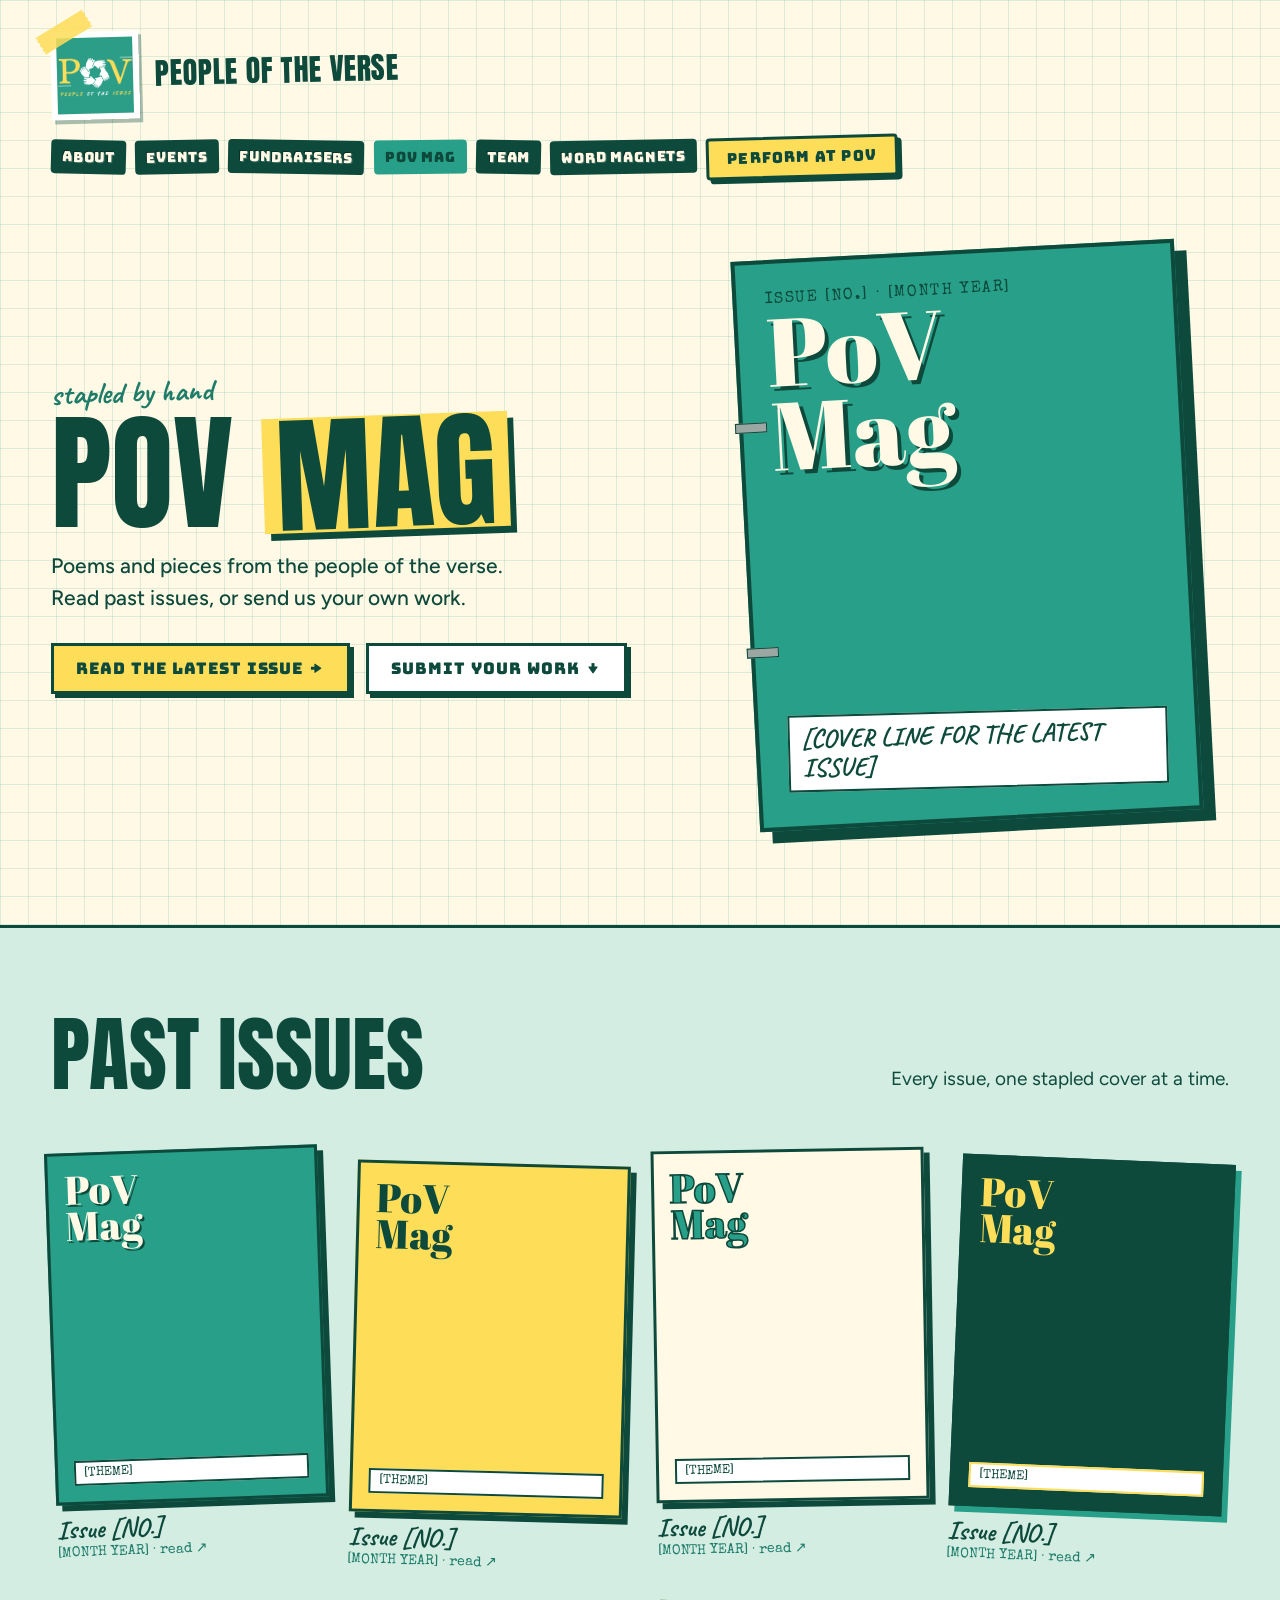
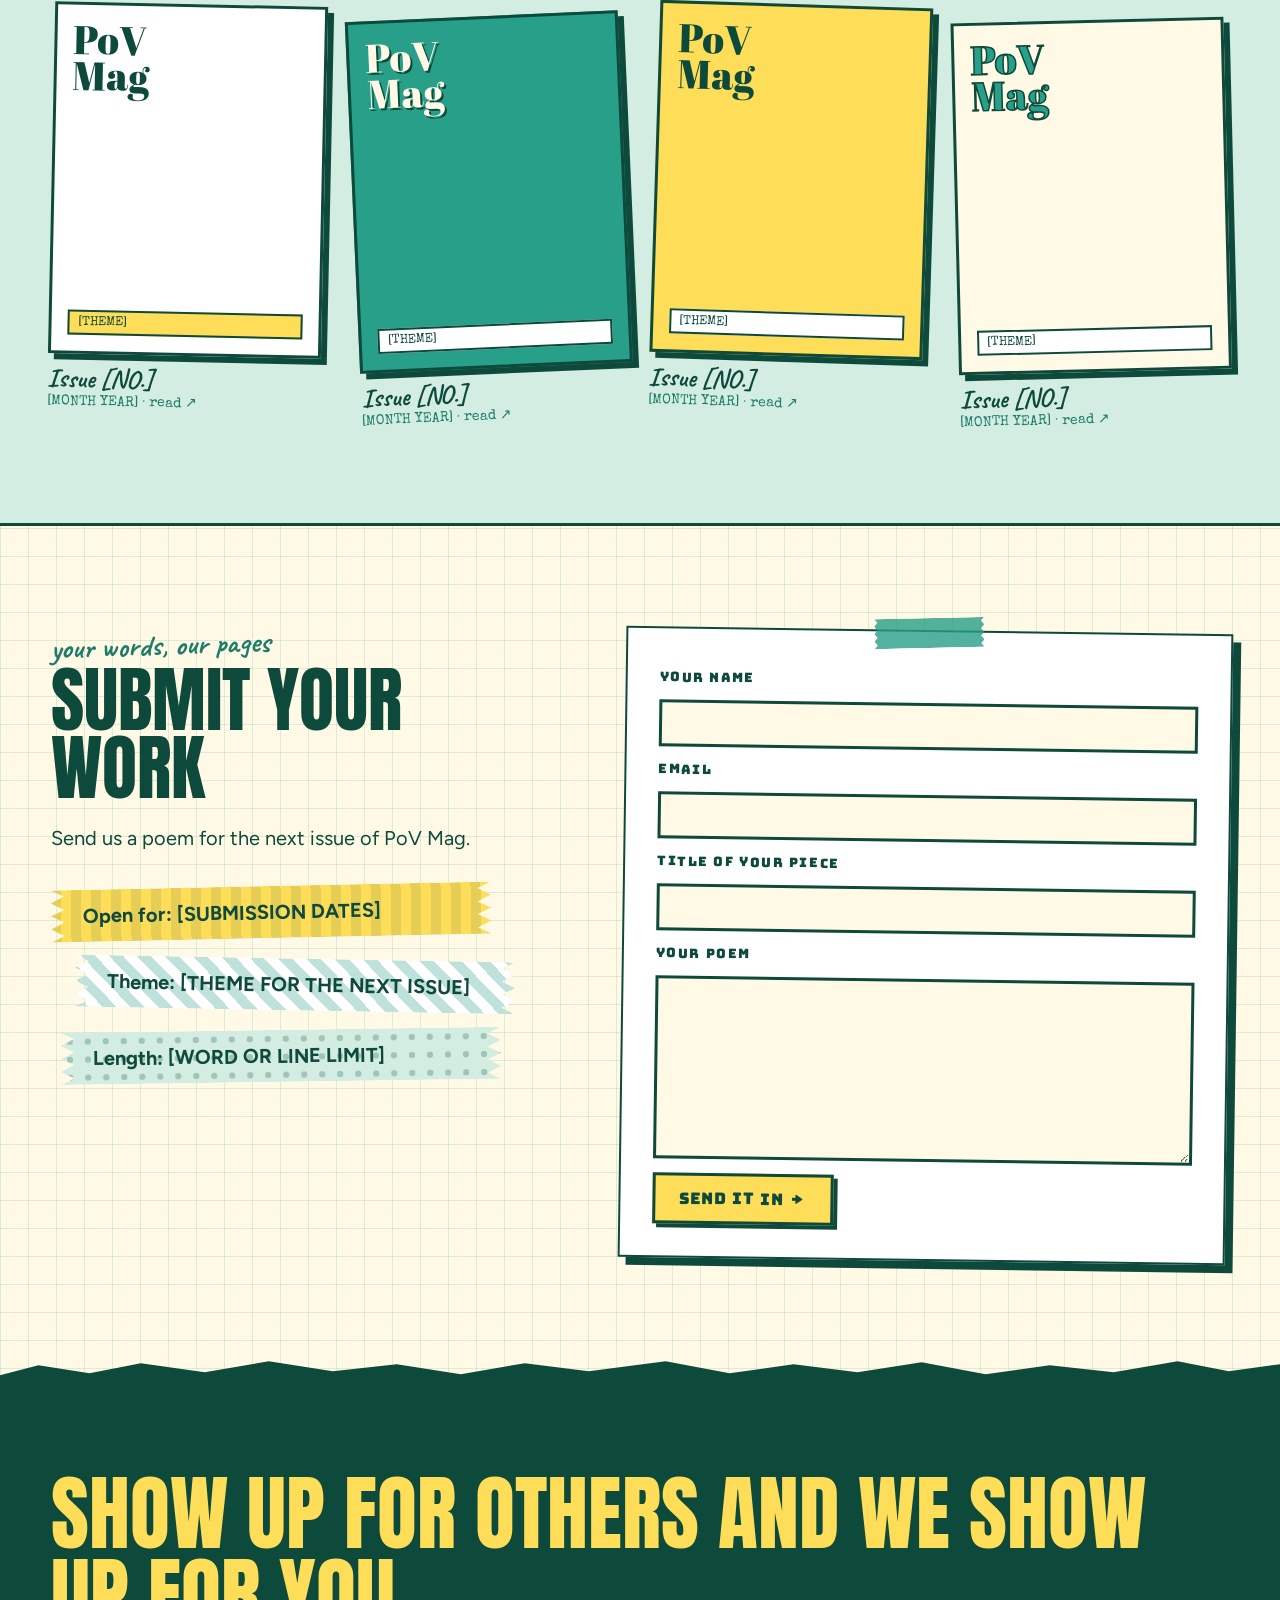
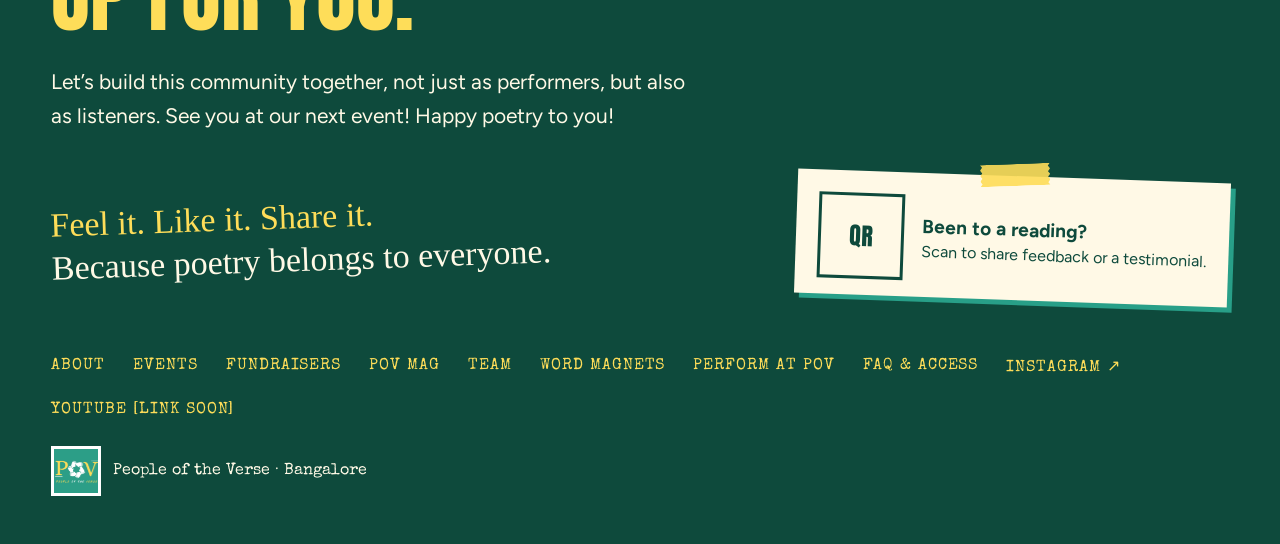
<file: mag.html>
<!doctype html>
<html lang="en">
<head>
<meta charset="utf-8">
<meta name="viewport" content="width=device-width, initial-scale=1">
<title>People of the Verse: PoV Mag</title>
<meta name="theme-color" content="#289F88">
<link rel="icon" href="assets/img/logo.png">
<link rel="preconnect" href="https://fonts.googleapis.com">
<link rel="preconnect" href="https://fonts.gstatic.com" crossorigin>
<link href="https://fonts.googleapis.com/css2?family=Anton&family=Abril+Fatface&family=Special+Elite&family=Bungee&family=Permanent+Marker&family=Caveat:wght@700&family=Figtree:wght@400;500;600;700&family=Bricolage+Grotesque:opsz,wght@12..96,400..800&family=DM+Mono:wght@400;500&family=Yatra+One&family=Teko:wght@500;600;700&display=swap" rel="stylesheet">
<link rel="stylesheet" href="assets/css/site.css">
<style>
/* desktop layout (from the desktop design) */
.view-d a{text-decoration:none;color:inherit}
.view-d .an{font-family:'Anton',sans-serif;font-weight:400}
.view-d .ab{font-family:'Abril Fatface',serif;font-weight:400}
.view-d .se{font-family:'Special Elite',monospace}
.view-d .bu{font-family:'Bungee',sans-serif}
.view-d .pm{font-family:'Permanent Marker',cursive}
.view-d .cv{font-family:'Caveat',cursive;font-weight:700}
.view-d .br{font-family:'Bricolage Grotesque',sans-serif}
.view-d .y{font-family:'Yatra One',serif;font-weight:400}
.view-d .t{font-family:'Teko',sans-serif;text-transform:uppercase;letter-spacing:.06em}
.view-d .dy{display:inline-block;background:var(--deep);color:var(--paper);border-radius:4px;padding:8px 11px;font-family:'Bungee',sans-serif;font-size:14px;letter-spacing:.06em;text-shadow:-1px -1px 0 rgba(0,0,0,.35),1px 1px 0 rgba(255,255,255,.2)}
.view-d .dy.on{background:var(--teal);color:var(--deep);text-shadow:none}
.view-d .g4{display:grid;grid-template-columns:repeat(4,minmax(0,1fr));gap:48px 28px}
.view-d .btn{transition:transform .12s,box-shadow .12s;cursor:pointer}
.view-d .btn:hover{transform:translate(3px,3px);box-shadow:1px 1px 0 var(--deep)!important}
.view-d .btn:focus-visible,.view-d input:focus-visible,.view-d textarea:focus-visible,.view-d button:focus-visible,.view-d a:focus-visible{outline:3px solid var(--deep);outline-offset:3px}
.view-d .tape{clip-path:polygon(0 0,3% 12%,0 25%,3% 38%,0 50%,3% 62%,0 75%,3% 88%,0 100%,100% 100%,97% 88%,100% 75%,97% 62%,100% 50%,97% 38%,100% 25%,97% 12%,100% 0)}
.view-d .torn-t{clip-path:polygon(0 14px,3% 4px,7% 12px,11% 2px,16% 11px,21% 0,26% 10px,31% 3px,36% 13px,41% 2px,46% 10px,52% 0,57% 12px,62% 3px,67% 11px,72% 1px,77% 13px,82% 4px,87% 11px,92% 0,96% 10px,100% 3px,100% 100%,0 100%)}
@keyframes drop{from{transform:translateY(-46px);opacity:0}to{transform:translateY(0);opacity:1}}
.view-d .drop{animation:drop .5s ease-out both}
@media(prefers-reduced-motion:reduce){.view-d .btn,.view-d .drop{transition:none;animation:none}}
@media(max-width:1000px){.view-d .g4{grid-template-columns:repeat(2,minmax(0,1fr))}}
@media(max-width:600px){.view-d .g4{grid-template-columns:minmax(0,1fr)}}
/* mobile layout (from the mobile design) */
.view-m a{text-decoration:none;color:inherit}
.view-m .an{font-family:'Anton',sans-serif;font-weight:400}
.view-m .ab{font-family:'Abril Fatface',serif;font-weight:400}
.view-m .se{font-family:'Special Elite',monospace}
.view-m .bu{font-family:'Bungee',sans-serif}
.view-m .pm{font-family:'Permanent Marker',cursive}
.view-m .cv{font-family:'Caveat',cursive;font-weight:700}
.view-m .br{font-family:'Bricolage Grotesque',sans-serif}
.view-m .dm{font-family:'DM Mono',monospace}
.view-m .y{font-family:'Yatra One',serif;font-weight:400}
.view-m .t{font-family:'Teko',sans-serif;text-transform:uppercase;letter-spacing:.06em}
.view-m .dy{display:block;background:var(--deep);color:var(--paper);border-radius:4px;padding:12px 16px;font-family:'Bungee',sans-serif;font-size:15px;letter-spacing:.08em;text-shadow:-1px -1px 0 rgba(0,0,0,.35),1px 1px 0 rgba(255,255,255,.2)}
.view-m .dy.on{background:var(--teal);color:var(--deep);text-shadow:none}
.view-m .btn{transition:transform .12s,box-shadow .12s;cursor:pointer}
.view-m .btn:hover{transform:translate(3px,3px);box-shadow:1px 1px 0 var(--deep)!important}
.view-m .btn:focus-visible,.view-m input:focus-visible,.view-m button:focus-visible,.view-m a:focus-visible{outline:3px solid var(--deep);outline-offset:3px}
.view-m .tape{clip-path:polygon(0 0,3% 12%,0 25%,3% 38%,0 50%,3% 62%,0 75%,3% 88%,0 100%,100% 100%,97% 88%,100% 75%,97% 62%,100% 50%,97% 38%,100% 25%,97% 12%,100% 0)}
.view-m .torn-t{clip-path:polygon(0 14px,3% 4px,7% 12px,11% 2px,16% 11px,21% 0,26% 10px,31% 3px,36% 13px,41% 2px,46% 10px,52% 0,57% 12px,62% 3px,67% 11px,72% 1px,77% 13px,82% 4px,87% 11px,92% 0,96% 10px,100% 3px,100% 100%,0 100%)}
@keyframes tick{from{transform:translateX(0)}to{transform:translateX(-50%)}}
.view-m .ticker{animation:tick 30s linear infinite}
@keyframes drop{from{transform:translateY(-46px);opacity:0}to{transform:translateY(0);opacity:1}}
.view-m .drop{animation:drop .5s ease-out both}
@media(prefers-reduced-motion:reduce){.view-m .ticker,.view-m .drop{animation:none}
.view-m .btn{transition:none}}
</style>
</head>
<body data-page="mag">
<div class="view-d">
<div id="top" style="width:100%;overflow:hidden;color:var(--deep);font-family:'Figtree',sans-serif;background-color:var(--paper);background-image:linear-gradient(color-mix(in srgb, var(--teal) 16%, transparent) 1px,transparent 1px),linear-gradient(90deg,color-mix(in srgb, var(--teal) 16%, transparent) 1px,transparent 1px);background-size:28px 28px">

<header style="padding:28px clamp(20px,4vw,56px) 0">
<div style="display:flex;flex-wrap:wrap;align-items:center;justify-content:space-between;gap:20px 28px">
<a href="index.html" style="position:relative;display:flex;align-items:center;gap:16px;transform:rotate(-1.5deg)">
<span aria-hidden="true" class="tape" style="position:absolute;left:-14px;top:-10px;width:56px;height:20px;background:color-mix(in srgb, var(--yellow) 85%, transparent);transform:rotate(-30deg);z-index:2"></span>
<img src="assets/img/logo.png" alt="People of the Verse logo" style="width:76px;height:76px;object-fit:cover;border:6px solid #fff;box-shadow:3px 4px 0 color-mix(in srgb, var(--deep) 35%, transparent)">
<span class="an" style="font-size:30px;letter-spacing:.02em;text-transform:uppercase;line-height:1">People of the Verse</span>
</a>
<nav style="display:flex;flex-wrap:wrap;align-items:center;gap:9px">
<a href="about.html" class="dy" style="transform:rotate(1.4deg)">ABOUT</a>
<a href="events.html" class="dy" style="transform:rotate(-1deg)">EVENTS</a>
<a href="fundraisers.html" class="dy" style="transform:rotate(1deg)">FUNDRAISERS</a>
<a href="mag.html" class="dy on" style="transform:rotate(-.6deg)">POV MAG</a>
<a href="team.html" class="dy" style="transform:rotate(1.2deg)">TEAM</a>
<a href="magnets.html" class="dy" style="transform:rotate(-1deg)">WORD MAGNETS</a>
<a href="perform.html" class="bu btn" style="background:var(--yellow);color:var(--deep);border:3px solid var(--deep);border-radius:4px;padding:8px 18px;font-size:15px;letter-spacing:.08em;box-shadow:4px 4px 0 var(--deep);transform:rotate(-1.5deg)">PERFORM AT POV</a>
</nav>
</div>
</header>

<section style="padding:72px clamp(20px,4vw,56px) 104px;display:flex;flex-wrap:wrap;gap:64px 72px;align-items:center">
<div style="flex:1 1 440px;min-width:0">
<div class="cv" style="display:inline-block;font-size:30px;line-height:1;color:var(--dark);transform:rotate(-2deg)">stapled by hand</div>
<h1 class="an" style="margin:8px 0 20px;font-size:clamp(64px,10vw,150px);line-height:.9;text-transform:uppercase">PoV <span style="display:inline-block;background:var(--yellow);padding:0 .1em;transform:rotate(-2deg);box-shadow:6px 7px 0 var(--deep)">Mag</span></h1>
<p style="margin:0 0 28px;max-width:480px;font-size:21px;line-height:1.55;font-weight:500">Poems and pieces from the people of the verse. Read past issues, or send us your own work.</p>
<div style="display:flex;flex-wrap:wrap;gap:16px"><a href="#" data-href="mag.latest.link" class="bu btn" style="background:var(--yellow);border:3px solid var(--deep);padding:12px 22px;font-size:16px;letter-spacing:.06em;box-shadow:4px 4px 0 var(--deep)">READ THE LATEST ISSUE →</a><a href="#submit" class="bu btn" style="background:#fff;border:3px solid var(--deep);padding:12px 22px;font-size:16px;letter-spacing:.06em;box-shadow:4px 4px 0 var(--deep)">SUBMIT YOUR WORK ↓</a></div>
</div>
<div style="flex:1 1 380px;min-width:0;display:flex;justify-content:center">
<div style="position:relative;width:min(100%,380px);aspect-ratio:3 / 4;background:var(--teal);border:4px solid var(--deep);box-shadow:12px 12px 0 var(--deep);transform:rotate(-3deg);padding:28px;display:flex;flex-direction:column;justify-content:space-between">
<span aria-hidden="true" style="position:absolute;left:-8px;top:28%;width:30px;height:8px;background:#9aa7a2;border:1px solid var(--deep)"></span><span aria-hidden="true" style="position:absolute;left:-8px;top:68%;width:30px;height:8px;background:#9aa7a2;border:1px solid var(--deep)"></span>
<div><div class="se" style="font-size:16px;letter-spacing:.1em">ISSUE <span data-p="mag.latest.no">[NO.]</span> · <span data-p="mag.latest.month">[MONTH YEAR]</span></div><div class="ab" style="font-size:clamp(64px,8vw,96px);line-height:.88;color:var(--paper);text-shadow:4px 4px 0 var(--deep)">PoV<br>Mag</div></div>
<div class="cv" style="background:#fff;border:2px solid var(--deep);padding:8px 12px;font-size:26px;line-height:1.1;transform:rotate(1.5deg)"><span data-p="mag.latest.cover">[COVER LINE FOR THE LATEST ISSUE]</span></div>
</div>
</div>
</section>

<section style="padding:88px clamp(20px,4vw,56px) 112px;background:var(--mist);border-top:3px solid var(--deep);border-bottom:3px solid var(--deep)">
<div style="display:flex;flex-wrap:wrap;align-items:flex-end;justify-content:space-between;gap:16px 32px;margin-bottom:56px">
<h2 class="an" style="margin:0;font-size:clamp(44px,6.4vw,92px);line-height:.95;text-transform:uppercase">Past issues</h2>
<p style="margin:0;max-width:380px;font-size:19px;line-height:1.55">Every issue, one stapled cover at a time.</p>
</div>
<div class="g4">
<a href="#" data-href="mag.past.0.link" style="display:block;transform:rotate(-2deg)"><div style="position:relative;aspect-ratio:3 / 4;background:var(--teal);border:3px solid var(--deep);box-shadow:6px 6px 0 var(--deep);padding:16px;display:flex;flex-direction:column;justify-content:space-between"><span class="ab" style="font-size:40px;line-height:.9;color:var(--paper);text-shadow:2px 2px 0 var(--deep)">PoV<br>Mag</span><span class="se" style="font-size:13px;background:#fff;border:2px solid var(--deep);padding:4px 8px"><span data-p="mag.past.0.theme">[THEME]</span></span></div><div class="cv" style="margin-top:12px;font-size:26px;line-height:1">Issue <span data-p="mag.past.0.no">[NO.]</span></div><div class="se" style="font-size:14px;color:var(--dark)"><span data-p="mag.past.0.month">[MONTH YEAR]</span> · read ↗</div></a>
<a href="#" data-href="mag.past.1.link" style="display:block;transform:rotate(1.5deg) translateY(14px)"><div style="position:relative;aspect-ratio:3 / 4;background:var(--yellow);border:3px solid var(--deep);box-shadow:6px 6px 0 var(--deep);padding:16px;display:flex;flex-direction:column;justify-content:space-between"><span class="ab" style="font-size:40px;line-height:.9;color:var(--deep)">PoV<br>Mag</span><span class="se" style="font-size:13px;background:#fff;border:2px solid var(--deep);padding:4px 8px"><span data-p="mag.past.1.theme">[THEME]</span></span></div><div class="cv" style="margin-top:12px;font-size:26px;line-height:1">Issue <span data-p="mag.past.1.no">[NO.]</span></div><div class="se" style="font-size:14px;color:var(--dark)"><span data-p="mag.past.1.month">[MONTH YEAR]</span> · read ↗</div></a>
<a href="#" data-href="mag.past.2.link" style="display:block;transform:rotate(-1deg)"><div style="position:relative;aspect-ratio:3 / 4;background:var(--paper);border:3px solid var(--deep);box-shadow:6px 6px 0 var(--deep);padding:16px;display:flex;flex-direction:column;justify-content:space-between"><span class="ab" style="font-size:40px;line-height:.9;color:var(--teal);-webkit-text-stroke:1.5px var(--deep)">PoV<br>Mag</span><span class="se" style="font-size:13px;background:#fff;border:2px solid var(--deep);padding:4px 8px"><span data-p="mag.past.2.theme">[THEME]</span></span></div><div class="cv" style="margin-top:12px;font-size:26px;line-height:1">Issue <span data-p="mag.past.2.no">[NO.]</span></div><div class="se" style="font-size:14px;color:var(--dark)"><span data-p="mag.past.2.month">[MONTH YEAR]</span> · read ↗</div></a>
<a href="#" data-href="mag.past.3.link" style="display:block;transform:rotate(2.4deg) translateY(10px)"><div style="position:relative;aspect-ratio:3 / 4;background:var(--deep);border:3px solid var(--deep);box-shadow:6px 6px 0 var(--teal);padding:16px;display:flex;flex-direction:column;justify-content:space-between"><span class="ab" style="font-size:40px;line-height:.9;color:var(--yellow)">PoV<br>Mag</span><span class="se" style="font-size:13px;background:#fff;border:2px solid var(--yellow);padding:4px 8px"><span data-p="mag.past.3.theme">[THEME]</span></span></div><div class="cv" style="margin-top:12px;font-size:26px;line-height:1">Issue <span data-p="mag.past.3.no">[NO.]</span></div><div class="se" style="font-size:14px;color:var(--dark)"><span data-p="mag.past.3.month">[MONTH YEAR]</span> · read ↗</div></a>
<a href="#" data-href="mag.past.4.link" style="display:block;transform:rotate(1.2deg)"><div style="position:relative;aspect-ratio:3 / 4;background:#fff;border:3px solid var(--deep);box-shadow:6px 6px 0 var(--deep);padding:16px;display:flex;flex-direction:column;justify-content:space-between"><span class="ab" style="font-size:40px;line-height:.9;color:var(--deep)">PoV<br>Mag</span><span class="se" style="font-size:13px;background:var(--yellow);border:2px solid var(--deep);padding:4px 8px"><span data-p="mag.past.4.theme">[THEME]</span></span></div><div class="cv" style="margin-top:12px;font-size:26px;line-height:1">Issue <span data-p="mag.past.4.no">[NO.]</span></div><div class="se" style="font-size:14px;color:var(--dark)"><span data-p="mag.past.4.month">[MONTH YEAR]</span> · read ↗</div></a>
<a href="#" data-href="mag.past.5.link" style="display:block;transform:rotate(-2.5deg) translateY(12px)"><div style="position:relative;aspect-ratio:3 / 4;background:var(--teal);border:3px solid var(--deep);box-shadow:6px 6px 0 var(--deep);padding:16px;display:flex;flex-direction:column;justify-content:space-between"><span class="ab" style="font-size:40px;line-height:.9;color:var(--paper);text-shadow:2px 2px 0 var(--deep)">PoV<br>Mag</span><span class="se" style="font-size:13px;background:#fff;border:2px solid var(--deep);padding:4px 8px"><span data-p="mag.past.5.theme">[THEME]</span></span></div><div class="cv" style="margin-top:12px;font-size:26px;line-height:1">Issue <span data-p="mag.past.5.no">[NO.]</span></div><div class="se" style="font-size:14px;color:var(--dark)"><span data-p="mag.past.5.month">[MONTH YEAR]</span> · read ↗</div></a>
<a href="#" data-href="mag.past.6.link" style="display:block;transform:rotate(1.8deg)"><div style="position:relative;aspect-ratio:3 / 4;background:var(--yellow);border:3px solid var(--deep);box-shadow:6px 6px 0 var(--deep);padding:16px;display:flex;flex-direction:column;justify-content:space-between"><span class="ab" style="font-size:40px;line-height:.9;color:var(--deep)">PoV<br>Mag</span><span class="se" style="font-size:13px;background:#fff;border:2px solid var(--deep);padding:4px 8px"><span data-p="mag.past.6.theme">[THEME]</span></span></div><div class="cv" style="margin-top:12px;font-size:26px;line-height:1">Issue <span data-p="mag.past.6.no">[NO.]</span></div><div class="se" style="font-size:14px;color:var(--dark)"><span data-p="mag.past.6.month">[MONTH YEAR]</span> · read ↗</div></a>
<a href="#" data-href="mag.past.7.link" style="display:block;transform:rotate(-1.4deg) translateY(16px)"><div style="position:relative;aspect-ratio:3 / 4;background:var(--paper);border:3px solid var(--deep);box-shadow:6px 6px 0 var(--deep);padding:16px;display:flex;flex-direction:column;justify-content:space-between"><span class="ab" style="font-size:40px;line-height:.9;color:var(--teal);-webkit-text-stroke:1.5px var(--deep)">PoV<br>Mag</span><span class="se" style="font-size:13px;background:#fff;border:2px solid var(--deep);padding:4px 8px"><span data-p="mag.past.7.theme">[THEME]</span></span></div><div class="cv" style="margin-top:12px;font-size:26px;line-height:1">Issue <span data-p="mag.past.7.no">[NO.]</span></div><div class="se" style="font-size:14px;color:var(--dark)"><span data-p="mag.past.7.month">[MONTH YEAR]</span> · read ↗</div></a>
</div>
</section>

<section id="submit" style="padding:104px clamp(20px,4vw,56px) 112px">
<div style="display:flex;flex-wrap:wrap;gap:56px 64px;align-items:flex-start">
<div style="flex:1 1 380px;min-width:0">
<div class="cv" style="display:inline-block;font-size:30px;line-height:1;color:var(--dark);transform:rotate(-2deg)">your words, our pages</div>
<h2 class="an" style="margin:6px 0 20px;font-size:clamp(44px,5.6vw,80px);line-height:.95;text-transform:uppercase">Submit your work</h2>
<p style="margin:0 0 32px;max-width:440px;font-size:20px;line-height:1.6">Send us a poem for the next issue of PoV Mag.</p>
<div style="display:flex;flex-direction:column;gap:20px;max-width:440px">
<div class="tape" style="background-color:var(--yellow);background-image:repeating-linear-gradient(90deg,color-mix(in srgb, var(--deep) 10%, transparent) 0 10px,transparent 10px 20px);padding:14px 32px;font-size:20px;font-weight:700;transform:rotate(-1.2deg);box-shadow:3px 4px 0 color-mix(in srgb, var(--deep) 25%, transparent)">Open for: <span data-p="mag.submit.dates">[SUBMISSION DATES]</span></div>
<div class="tape" style="background-color:#fff;background-image:repeating-linear-gradient(45deg,color-mix(in srgb, var(--teal) 30%, transparent) 0 10px,transparent 10px 20px);padding:14px 32px;font-size:20px;font-weight:700;transform:rotate(1deg) translateX(24px)">Theme: <span data-p="mag.submit.theme">[THEME FOR THE NEXT ISSUE]</span></div>
<div class="tape" style="background-color:var(--mist);background-image:radial-gradient(color-mix(in srgb, var(--deep) 25%, transparent) 3px,transparent 3px);background-size:18px 18px;padding:14px 32px;font-size:20px;font-weight:700;transform:rotate(-.8deg) translateX(10px)">Length: <span data-p="mag.submit.limit">[WORD OR LINE LIMIT]</span></div>
</div>
</div>
<div style="flex:1 1 480px;min-width:0;max-width:640px">
<div data-if="formOpen" style="display:contents">
<form data-form="mag" style="position:relative;background:#fff;border:2px solid var(--deep);box-shadow:8px 8px 0 var(--deep);padding:40px 32px 32px;display:flex;flex-direction:column;gap:14px;transform:rotate(.8deg)">
<span aria-hidden="true" class="tape" style="position:absolute;left:50%;top:-14px;width:110px;height:30px;margin-left:-55px;background:color-mix(in srgb, var(--teal) 80%, transparent);transform:rotate(-2deg)"></span>
<label for="mname" class="bu" style="font-size:13px;letter-spacing:.12em">YOUR NAME</label>
<input id="mname" name="name" type="text" autocomplete="off" style="box-sizing:border-box;width:100%;background:var(--paper);border:3px solid var(--deep);padding:12px 14px;font-family:'Special Elite',monospace;font-size:17px;color:var(--deep)">
<label for="memail" class="bu" style="font-size:13px;letter-spacing:.12em">EMAIL</label>
<input id="memail" name="email" type="text" autocomplete="off" style="box-sizing:border-box;width:100%;background:var(--paper);border:3px solid var(--deep);padding:12px 14px;font-family:'Special Elite',monospace;font-size:17px;color:var(--deep)">
<label for="mtitle" class="bu" style="font-size:13px;letter-spacing:.12em">TITLE OF YOUR PIECE</label>
<input id="mtitle" name="title" type="text" autocomplete="off" style="box-sizing:border-box;width:100%;background:var(--paper);border:3px solid var(--deep);padding:12px 14px;font-family:'Special Elite',monospace;font-size:17px;color:var(--deep)">
<label for="mpoem" class="bu" style="font-size:13px;letter-spacing:.12em">YOUR POEM</label>
<textarea id="mpoem" name="poem" rows="6" style="box-sizing:border-box;width:100%;background:var(--paper);border:3px solid var(--deep);padding:12px 14px;font-family:'Special Elite',monospace;font-size:17px;line-height:1.5;color:var(--deep);resize:vertical"></textarea>
<div data-if="err" style="display:contents" hidden><div class="se" style="font-size:14px;color:var(--alert)">Add your name, an email and your poem so we can read it.</div></div>
<button type="submit" class="bu btn" style="align-self:flex-start;background:var(--yellow);color:var(--deep);border:3px solid var(--deep);padding:12px 24px;font-size:16px;letter-spacing:.06em;box-shadow:4px 4px 0 var(--deep)">SEND IT IN →</button>
</form>
</div>
<div data-if="sent" style="display:contents" hidden>
<div aria-live="polite" class="drop" style="background:var(--yellow);border:3px solid var(--deep);box-shadow:8px 8px 0 var(--deep);padding:36px 32px;transform:rotate(-1.2deg)">
<div class="bu" style="font-size:13px;letter-spacing:.14em">RECEIVED</div>
<div class="an" style="margin:8px 0 10px;font-size:clamp(40px,5vw,60px);line-height:1;text-transform:uppercase">Thank you, <span data-bind="nameShow"></span>.</div>
<p style="margin:0 0 20px;font-size:19px;line-height:1.55">Your poem is on our desk. <span data-p="mag.submit.after">[WHAT HAPPENS NEXT AND WHEN YOU WILL HEAR BACK]</span></p>
<button type="button" data-act="mag-again" class="se" style="background:transparent;border:0;padding:8px 0;font-size:16px;text-decoration:underline;color:var(--deep);cursor:pointer">send another piece</button>
</div>
</div>
</div>
</div>
</section>

<footer class="torn-t" style="margin-top:-12px;background:var(--deep);color:var(--paper);padding:112px clamp(20px,4vw,56px) 48px">
<h2 class="an" style="margin:0;max-width:1100px;font-size:clamp(40px,6.4vw,92px);line-height:1;text-transform:uppercase;color:var(--yellow)">Show up for others and we show up for you.</h2>
<p style="margin:28px 0 0;max-width:640px;font-size:21px;line-height:1.6">Let&rsquo;s build this community together, not just as performers, but also as listeners. See you at our next event! Happy poetry to you!</p>
<div style="margin-top:44px;display:flex;flex-wrap:wrap;align-items:center;justify-content:space-between;gap:28px 40px">
<div class="pm" style="font-size:34px;line-height:1.25;transform:rotate(-2deg)"><span style="color:var(--yellow)">Feel it. Like it. Share it.</span><br>Because poetry belongs to everyone.</div>
<div style="position:relative;display:flex;align-items:center;gap:18px;background:var(--paper);color:var(--deep);padding:22px 22px 16px;transform:rotate(2deg);box-shadow:5px 5px 0 var(--teal)"><span aria-hidden="true" class="tape" style="position:absolute;left:50%;top:-12px;width:70px;height:22px;margin-left:-35px;background:color-mix(in srgb, var(--yellow) 90%, transparent);transform:rotate(-4deg)"></span><span class="an" style="flex:none;width:80px;height:80px;border:3px solid var(--deep);display:flex;align-items:center;justify-content:center;font-size:24px">QR</span><span style="font-size:16px;line-height:1.45"><strong style="font-size:19px">Been to a reading?</strong><br>Scan to share feedback or a testimonial.</span></div>
</div>
<div class="se" style="margin-top:48px;display:flex;flex-wrap:wrap;align-items:center;gap:10px 28px;font-size:16px;letter-spacing:.06em;text-transform:uppercase;color:var(--yellow)"><a href="about.html" style="padding:8px 0">About</a><a href="events.html" style="padding:8px 0">Events</a><a href="fundraisers.html" style="padding:8px 0">Fundraisers</a><a href="mag.html" style="padding:8px 0">PoV Mag</a><a href="team.html" style="padding:8px 0">Team</a><a href="magnets.html" style="padding:8px 0">Word magnets</a><a href="perform.html" style="padding:8px 0">Perform at PoV</a><a href="faq.html" style="padding:8px 0">FAQ &amp; access</a><a href="https://www.instagram.com/people_of_the_verse/" style="padding:8px 0">Instagram ↗</a><a href="#" data-href="links.youtube" style="padding:8px 0">YouTube <span data-yt>[link soon]</span></a></div>
<div style="margin-top:20px;display:flex;align-items:center;gap:12px;color:var(--paper)" class="se"><img src="assets/img/logo.png" alt="" style="width:44px;height:44px;object-fit:cover;border:3px solid #fff">People of the Verse · Bangalore</div>
</footer>

</div>
</div>
<div class="view-m">
<div id="top-m" style="width:100%;overflow:hidden;color:var(--deep);font-family:'Figtree',sans-serif;background-color:var(--paper);background-image:linear-gradient(color-mix(in srgb, var(--teal) 16%, transparent) 1px,transparent 1px),linear-gradient(90deg,color-mix(in srgb, var(--teal) 16%, transparent) 1px,transparent 1px);background-size:28px 28px">
<header style="padding:18px 20px 0">
<div style="display:flex;align-items:center;justify-content:space-between;gap:12px">
<a href="index.html" style="position:relative;display:flex;align-items:center;gap:12px;transform:rotate(-1.5deg)">
<span aria-hidden="true" class="tape" style="position:absolute;left:-10px;top:-8px;width:40px;height:16px;background:color-mix(in srgb, var(--yellow) 85%, transparent);transform:rotate(-30deg);z-index:2"></span>
<img src="assets/img/logo.png" alt="People of the Verse logo" style="width:56px;height:56px;object-fit:cover;border:4px solid #fff;box-shadow:2px 3px 0 color-mix(in srgb, var(--deep) 35%, transparent)">
<span class="an" style="font-size:22px;letter-spacing:.02em;text-transform:uppercase;line-height:1">People of<br>the Verse</span>
</a>
<button type="button" data-act="menu" aria-expanded="false" class="bu btn" style="min-height:48px;min-width:96px;background:var(--deep);color:var(--paper);border:0;border-radius:4px;padding:0 16px;font-size:14px;letter-spacing:.08em;text-shadow:-1px -1px 0 rgba(0,0,0,.35),1px 1px 0 rgba(255,255,255,.2)">MENU</button>
</div>
<div data-if="menuOpen" style="display:contents" hidden>
<nav style="display:flex;flex-direction:column;gap:10px;padding:16px 0 4px">
<a href="about.html" class="dy">ABOUT</a>
<a href="events.html" class="dy">EVENTS</a>
<a href="fundraisers.html" class="dy">FUNDRAISERS</a>
<a href="mag.html" class="dy on">POV MAG</a>
<a href="team.html" class="dy">TEAM</a>
<a href="magnets.html" class="dy">WORD MAGNETS</a>
<a href="perform.html" class="bu btn" style="display:block;text-align:center;background:var(--yellow);color:var(--deep);border:3px solid var(--deep);border-radius:4px;padding:12px 18px;font-size:15px;letter-spacing:.08em;box-shadow:4px 4px 0 var(--deep)">PERFORM AT POV</a>
</nav>
</div>
</header>
<section style="padding:36px 20px 56px"><div class="cv" style="display:inline-block;font-size:26px;line-height:1;color:var(--dark);transform:rotate(-2deg)">stapled by hand</div><h1 class="an" style="margin:8px 0 18px;font-size:92px;line-height:.9;text-transform:uppercase">PoV <span style="display:inline-block;background:var(--yellow);padding:0 .1em;transform:rotate(-2deg);box-shadow:5px 6px 0 var(--deep)">Mag</span></h1><p style="margin:0 0 24px;font-size:19px;line-height:1.5;font-weight:500">Poems and pieces from the people of the verse. Read past issues, or send us your own work.</p><div style="display:flex;flex-direction:column;gap:14px"><a href="#" data-href="mag.latest.link" class="bu btn" style="display:block;text-align:center;background:var(--yellow);color:var(--deep);border:3px solid var(--deep);padding:14px 16px;font-size:14px;letter-spacing:.06em;box-shadow:4px 4px 0 var(--deep)">READ THE LATEST ISSUE →</a><a href="#submit-m" class="bu btn" style="display:block;text-align:center;background:#fff;color:var(--deep);border:3px solid var(--deep);padding:14px 16px;font-size:14px;letter-spacing:.06em;box-shadow:4px 4px 0 var(--deep)">SUBMIT YOUR WORK ↓</a></div><div style="position:relative;width:236px;aspect-ratio:3 / 4;margin:48px auto 0;background:var(--teal);border:4px solid var(--deep);box-shadow:8px 8px 0 var(--deep);transform:rotate(-3deg);padding:18px;display:flex;flex-direction:column;justify-content:space-between"><span aria-hidden="true" style="position:absolute;left:-6px;top:28%;width:22px;height:6px;background:#9aa7a2;border:1px solid var(--deep)"></span><span aria-hidden="true" style="position:absolute;left:-6px;top:68%;width:22px;height:6px;background:#9aa7a2;border:1px solid var(--deep)"></span><div><div class="se" style="font-size:12px;letter-spacing:.1em">ISSUE <span data-p="mag.latest.no">[NO.]</span> · <span data-p="mag.latest.month">[MONTH YEAR]</span></div><div class="ab" style="font-size:62px;line-height:.88;color:var(--paper);text-shadow:3px 3px 0 var(--deep)">PoV<br>Mag</div></div><div class="cv" style="background:#fff;border:2px solid var(--deep);padding:6px 8px;font-size:21px;line-height:1.1;transform:rotate(1.5deg)"><span data-p="mag.latest.cover">[COVER LINE FOR THE LATEST ISSUE]</span></div></div></section>
<section style="padding:56px 20px 72px;background:var(--mist);border-top:3px solid var(--deep);border-bottom:3px solid var(--deep)"><h2 class="an" style="margin:0 0 10px;font-size:52px;line-height:.95;text-transform:uppercase">Past issues</h2><p style="margin:0 0 36px;font-size:18px;line-height:1.5">Every issue, one stapled cover at a time.</p><div style="display:grid;grid-template-columns:repeat(2,minmax(0,1fr));gap:36px 18px"><a href="#" data-href="mag.past.0.link" style="display:block;transform:rotate(-2deg)"><div style="position:relative;aspect-ratio:3 / 4;background:var(--teal);border:3px solid var(--deep);box-shadow:5px 5px 0 var(--deep);padding:12px;display:flex;flex-direction:column;justify-content:space-between"><span class="ab" style="font-size:34px;line-height:.9;color:var(--paper);text-shadow:2px 2px 0 var(--deep)">PoV<br>Mag</span><span class="se" style="font-size:12px;background:#fff;border:2px solid var(--deep);padding:3px 6px;color:var(--deep)"><span data-p="mag.past.0.theme">[THEME]</span></span></div><div class="cv" style="margin-top:10px;font-size:24px;line-height:1">Issue <span data-p="mag.past.0.no">[NO.]</span></div><div class="se" style="font-size:12px;color:var(--dark)"><span data-p="mag.past.0.month">[MONTH YEAR]</span> · read ↗</div></a><a href="#" data-href="mag.past.1.link" style="display:block;transform:rotate(1.5deg)"><div style="position:relative;aspect-ratio:3 / 4;background:var(--yellow);border:3px solid var(--deep);box-shadow:5px 5px 0 var(--deep);padding:12px;display:flex;flex-direction:column;justify-content:space-between"><span class="ab" style="font-size:34px;line-height:.9;color:var(--deep)">PoV<br>Mag</span><span class="se" style="font-size:12px;background:#fff;border:2px solid var(--deep);padding:3px 6px;color:var(--deep)"><span data-p="mag.past.1.theme">[THEME]</span></span></div><div class="cv" style="margin-top:10px;font-size:24px;line-height:1">Issue <span data-p="mag.past.1.no">[NO.]</span></div><div class="se" style="font-size:12px;color:var(--dark)"><span data-p="mag.past.1.month">[MONTH YEAR]</span> · read ↗</div></a><a href="#" data-href="mag.past.2.link" style="display:block;transform:rotate(-1deg)"><div style="position:relative;aspect-ratio:3 / 4;background:var(--paper);border:3px solid var(--deep);box-shadow:5px 5px 0 var(--deep);padding:12px;display:flex;flex-direction:column;justify-content:space-between"><span class="ab" style="font-size:34px;line-height:.9;color:var(--teal);-webkit-text-stroke:1.5px var(--deep)">PoV<br>Mag</span><span class="se" style="font-size:12px;background:#fff;border:2px solid var(--deep);padding:3px 6px;color:var(--deep)"><span data-p="mag.past.2.theme">[THEME]</span></span></div><div class="cv" style="margin-top:10px;font-size:24px;line-height:1">Issue <span data-p="mag.past.2.no">[NO.]</span></div><div class="se" style="font-size:12px;color:var(--dark)"><span data-p="mag.past.2.month">[MONTH YEAR]</span> · read ↗</div></a><a href="#" data-href="mag.past.3.link" style="display:block;transform:rotate(2.4deg)"><div style="position:relative;aspect-ratio:3 / 4;background:var(--deep);border:3px solid var(--deep);box-shadow:5px 5px 0 var(--teal);padding:12px;display:flex;flex-direction:column;justify-content:space-between"><span class="ab" style="font-size:34px;line-height:.9;color:var(--yellow)">PoV<br>Mag</span><span class="se" style="font-size:12px;background:#fff;border:2px solid var(--deep);padding:3px 6px;color:var(--deep)"><span data-p="mag.past.3.theme">[THEME]</span></span></div><div class="cv" style="margin-top:10px;font-size:24px;line-height:1">Issue <span data-p="mag.past.3.no">[NO.]</span></div><div class="se" style="font-size:12px;color:var(--dark)"><span data-p="mag.past.3.month">[MONTH YEAR]</span> · read ↗</div></a></div></section>
<section id="submit-m" style="padding:56px 20px 72px"><div class="cv" style="display:inline-block;font-size:26px;line-height:1;color:var(--dark);transform:rotate(-2deg)">your words, our pages</div><h2 class="an" style="margin:6px 0 16px;font-size:52px;line-height:.95;text-transform:uppercase">Submit your work</h2><p style="margin:0 0 28px;font-size:18px;line-height:1.55">Send us a poem for the next issue of PoV Mag.</p><div style="display:flex;flex-direction:column;align-items:flex-start;gap:16px;margin-bottom:40px"><div class="tape" style="background-color:var(--yellow);background-image:repeating-linear-gradient(90deg,color-mix(in srgb, var(--deep) 10%, transparent) 0 10px,transparent 10px 20px);padding:12px 28px;font-size:19px;font-weight:700;transform:rotate(-1.5deg);">Open for: <span data-p="mag.submit.dates">[SUBMISSION DATES]</span></div><div class="tape" style="background-color:#fff;background-image:repeating-linear-gradient(45deg,color-mix(in srgb, var(--teal) 30%, transparent) 0 10px,transparent 10px 20px);padding:12px 28px;font-size:19px;font-weight:700;transform:rotate(1deg) translateX(20px);">Theme: <span data-p="mag.submit.theme">[THEME FOR THE NEXT ISSUE]</span></div><div class="tape" style="background-color:var(--mist);background-image:radial-gradient(color-mix(in srgb, var(--deep) 25%, transparent) 3px,transparent 3px);background-size:18px 18px;padding:12px 28px;font-size:19px;font-weight:700;transform:rotate(-.8deg) translateX(6px);">Length: <span data-p="mag.submit.limit">[WORD OR LINE LIMIT]</span></div></div><div data-if="formOpen" style="display:contents"><form data-form="mag" style="position:relative;background:#fff;border:2px solid var(--deep);box-shadow:6px 6px 0 var(--deep);padding:34px 18px 22px;display:flex;flex-direction:column;gap:10px"><span aria-hidden="true" class="tape" style="position:absolute;left:50%;top:-14px;width:100px;height:28px;margin-left:-50px;background:color-mix(in srgb, var(--teal) 80%, transparent);transform:rotate(-2deg)"></span><label for="mname-m" class="bu" style="font-size:12px;letter-spacing:.12em">YOUR NAME</label><input id="mname-m" name="name" type="text" autocomplete="off" style="box-sizing:border-box;width:100%;min-height:48px;background:var(--paper);border:3px solid var(--deep);padding:10px 12px;font-family:'Special Elite',monospace;font-size:17px;color:var(--deep)"><label for="memail-m" class="bu" style="font-size:12px;letter-spacing:.12em">EMAIL</label><input id="memail-m" name="email" type="text" autocomplete="off" style="box-sizing:border-box;width:100%;min-height:48px;background:var(--paper);border:3px solid var(--deep);padding:10px 12px;font-family:'Special Elite',monospace;font-size:17px;color:var(--deep)"><label for="mtitle-m" class="bu" style="font-size:12px;letter-spacing:.12em">TITLE OF YOUR PIECE</label><input id="mtitle-m" name="title" type="text" autocomplete="off" style="box-sizing:border-box;width:100%;min-height:48px;background:var(--paper);border:3px solid var(--deep);padding:10px 12px;font-family:'Special Elite',monospace;font-size:17px;color:var(--deep)"><label for="mpoem-m" class="bu" style="font-size:12px;letter-spacing:.12em">YOUR POEM</label><textarea id="mpoem-m" name="poem" rows="7" style="box-sizing:border-box;width:100%;background:var(--paper);border:3px solid var(--deep);padding:10px 12px;font-family:'Special Elite',monospace;font-size:17px;line-height:1.5;color:var(--deep);resize:vertical"></textarea><div data-if="err" style="display:contents" hidden><div class="se" style="font-size:14px;color:var(--alert)">Add your name, an email and your poem so we can read it.</div></div><button type="submit" class="bu btn" style="min-height:52px;background:var(--yellow);color:var(--deep);border:3px solid var(--deep);padding:12px 24px;font-size:15px;letter-spacing:.06em;box-shadow:4px 4px 0 var(--deep)">SEND IT IN →</button></form></div><div data-if="sent" style="display:contents" hidden><div aria-live="polite" class="drop" style="background:var(--yellow);border:3px solid var(--deep);box-shadow:6px 6px 0 var(--deep);padding:28px 20px;transform:rotate(-1.2deg)"><div class="bu" style="font-size:12px;letter-spacing:.14em">RECEIVED</div><div class="an" style="margin:8px 0 10px;font-size:40px;line-height:1;text-transform:uppercase;overflow-wrap:anywhere">Thank you, <span data-bind="nameShow"></span>.</div><p style="margin:0 0 16px;font-size:17px;line-height:1.5">Your poem is on our desk. <span data-p="mag.submit.after">[WHAT HAPPENS NEXT AND WHEN YOU WILL HEAR BACK]</span></p><button type="button" data-act="mag-again" class="se" style="min-height:44px;background:transparent;border:0;padding:8px 0;font-size:15px;text-decoration:underline;color:var(--deep);cursor:pointer">send another piece</button></div></div></section>
<footer class="torn-t" style="margin-top:-10px;background:var(--deep);color:var(--paper);padding:80px 20px 36px">
<h2 class="an" style="margin:0;font-size:46px;line-height:1;text-transform:uppercase;color:var(--yellow)">Show up for others and we show up for you.</h2>
<p style="margin:20px 0 0;font-size:18px;line-height:1.6">Let&rsquo;s build this community together, not just as performers, but also as listeners. See you at our next event! Happy poetry to you!</p>
<div class="pm" style="margin-top:32px;font-size:28px;line-height:1.25;transform:rotate(-2deg)"><span style="color:var(--yellow)">Feel it. Like it. Share it.</span><br>Because poetry belongs to everyone.</div>
<div style="position:relative;margin-top:36px;display:flex;align-items:center;gap:14px;background:var(--paper);color:var(--deep);padding:20px 16px 14px;transform:rotate(1.5deg);box-shadow:4px 4px 0 var(--teal)"><span aria-hidden="true" class="tape" style="position:absolute;left:50%;top:-10px;width:60px;height:20px;margin-left:-30px;background:color-mix(in srgb, var(--yellow) 90%, transparent);transform:rotate(-4deg)"></span><span class="an" style="flex:none;width:68px;height:68px;border:3px solid var(--deep);display:flex;align-items:center;justify-content:center;font-size:20px">QR</span><span style="font-size:15px;line-height:1.4"><strong style="font-size:17px">Been to a reading?</strong><br>Scan to share feedback or a testimonial.</span></div>
<div class="se" style="margin-top:36px;display:flex;flex-wrap:wrap;gap:0 22px;font-size:14px;letter-spacing:.06em;text-transform:uppercase;color:var(--yellow)"><a href="about.html" style="padding:12px 0">About</a><a href="events.html" style="padding:12px 0">Events</a><a href="fundraisers.html" style="padding:12px 0">Fundraisers</a><a href="mag.html" style="padding:12px 0">PoV Mag</a><a href="team.html" style="padding:12px 0">Team</a><a href="magnets.html" style="padding:12px 0">Word magnets</a><a href="perform.html" style="padding:12px 0">Perform at PoV</a><a href="faq.html" style="padding:12px 0">FAQ &amp; access</a><a href="https://www.instagram.com/people_of_the_verse/" style="padding:12px 0">Instagram ↗</a><a href="#" data-href="links.youtube" style="padding:12px 0">YouTube <span data-yt>[link soon]</span></a></div>
<div class="se" style="margin-top:16px;display:flex;align-items:center;gap:10px;font-size:14px"><img src="assets/img/logo.png" alt="" style="width:40px;height:40px;object-fit:cover;border:3px solid #fff">People of the Verse · Bangalore</div>
</footer>
</div>
</div>
<script src="assets/js/content.js"></script>
<script src="assets/js/site.js"></script>
</body>
</html>
</file>
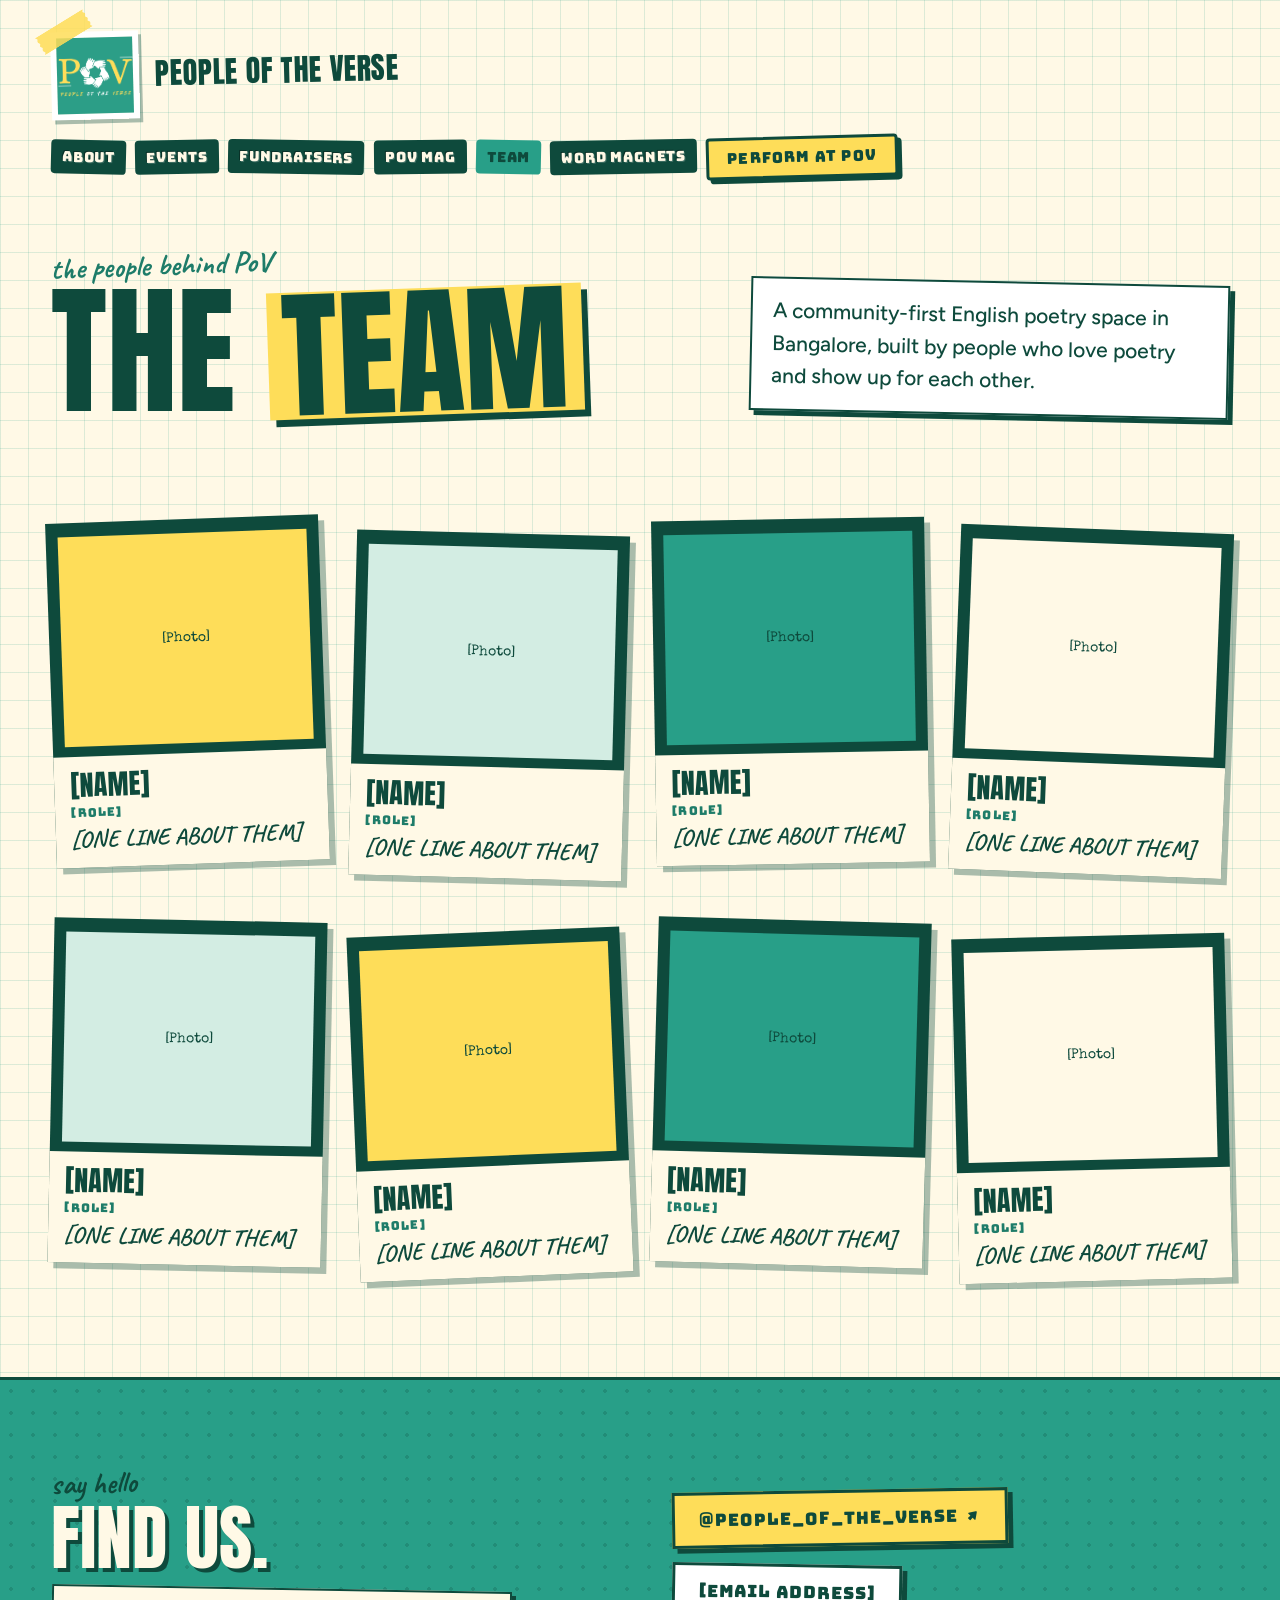
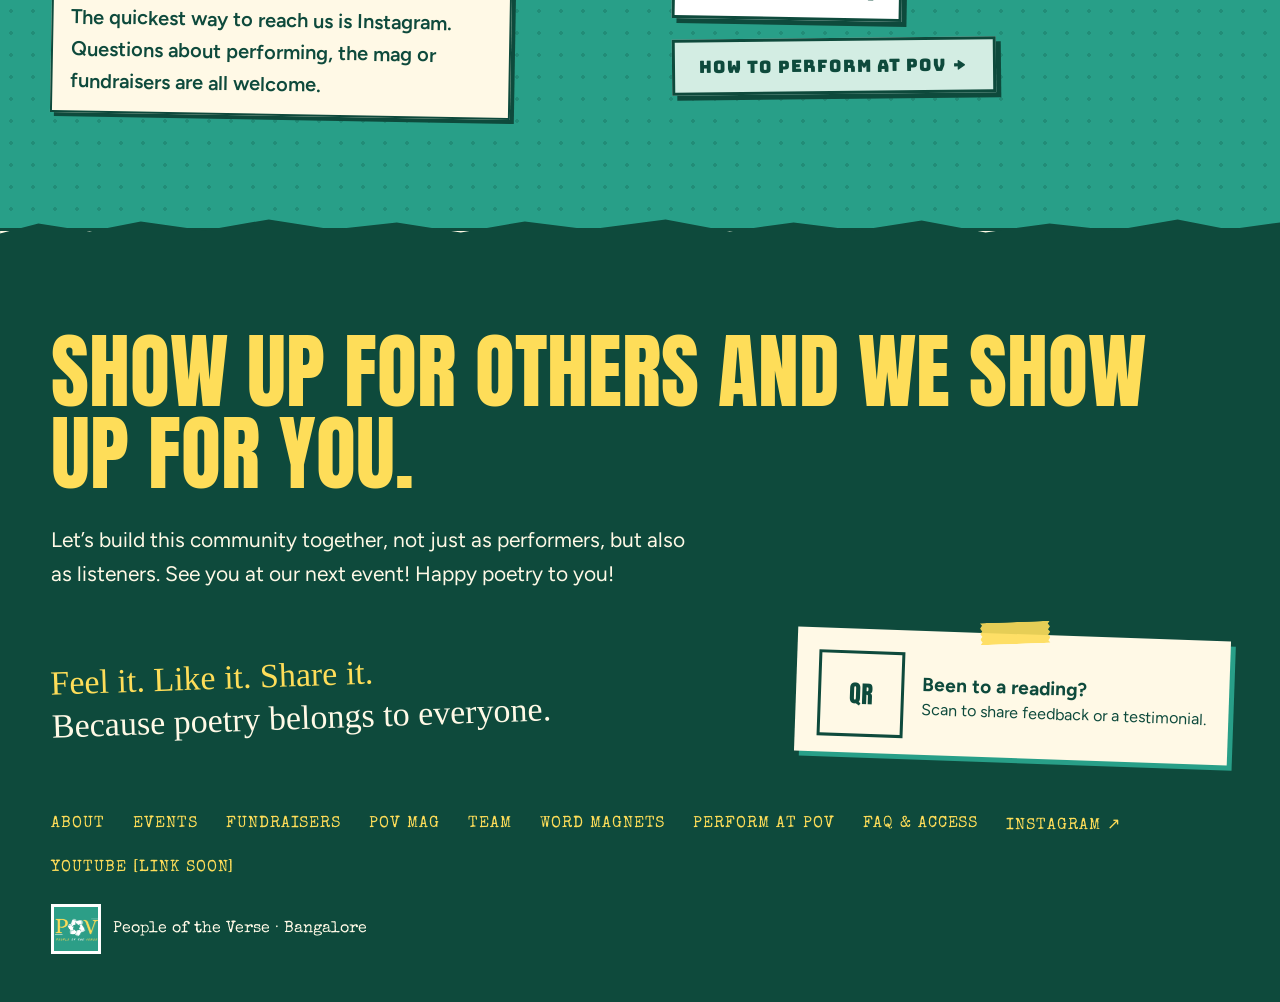
<file: team.html>
<!doctype html>
<html lang="en">
<head>
<meta charset="utf-8">
<meta name="viewport" content="width=device-width, initial-scale=1">
<title>People of the Verse: Team</title>
<meta name="theme-color" content="#289F88">
<link rel="icon" href="assets/img/logo.png">
<link rel="preconnect" href="https://fonts.googleapis.com">
<link rel="preconnect" href="https://fonts.gstatic.com" crossorigin>
<link href="https://fonts.googleapis.com/css2?family=Anton&family=Abril+Fatface&family=Special+Elite&family=Bungee&family=Permanent+Marker&family=Caveat:wght@700&family=Figtree:wght@400;500;600;700&family=Bricolage+Grotesque:opsz,wght@12..96,400..800&family=DM+Mono:wght@400;500&family=Yatra+One&family=Teko:wght@500;600;700&display=swap" rel="stylesheet">
<link rel="stylesheet" href="assets/css/site.css">
<style>
/* desktop layout (from the desktop design) */
.view-d a{text-decoration:none;color:inherit}
.view-d .an{font-family:'Anton',sans-serif;font-weight:400}
.view-d .ab{font-family:'Abril Fatface',serif;font-weight:400}
.view-d .se{font-family:'Special Elite',monospace}
.view-d .bu{font-family:'Bungee',sans-serif}
.view-d .pm{font-family:'Permanent Marker',cursive}
.view-d .cv{font-family:'Caveat',cursive;font-weight:700}
.view-d .dy{display:inline-block;background:var(--deep);color:var(--paper);border-radius:4px;padding:8px 11px;font-family:'Bungee',sans-serif;font-size:14px;letter-spacing:.06em;text-shadow:-1px -1px 0 rgba(0,0,0,.35),1px 1px 0 rgba(255,255,255,.2)}
.view-d .dy.on{background:var(--teal);color:var(--deep);text-shadow:none}
.view-d .g4{display:grid;grid-template-columns:repeat(4,minmax(0,1fr));gap:56px 28px}
.view-d .btn{transition:transform .12s,box-shadow .12s;cursor:pointer}
.view-d .btn:hover{transform:translate(3px,3px);box-shadow:1px 1px 0 var(--deep)!important}
.view-d .btn:focus-visible,.view-d button:focus-visible,.view-d a:focus-visible{outline:3px solid var(--deep);outline-offset:3px}
.view-d .tape{clip-path:polygon(0 0,3% 12%,0 25%,3% 38%,0 50%,3% 62%,0 75%,3% 88%,0 100%,100% 100%,97% 88%,100% 75%,97% 62%,100% 50%,97% 38%,100% 25%,97% 12%,100% 0)}
.view-d .torn-t{clip-path:polygon(0 14px,3% 4px,7% 12px,11% 2px,16% 11px,21% 0,26% 10px,31% 3px,36% 13px,41% 2px,46% 10px,52% 0,57% 12px,62% 3px,67% 11px,72% 1px,77% 13px,82% 4px,87% 11px,92% 0,96% 10px,100% 3px,100% 100%,0 100%)}
@media(prefers-reduced-motion:reduce){.view-d .btn{transition:none}}
@media(max-width:1000px){.view-d .g4{grid-template-columns:repeat(2,minmax(0,1fr))}}
@media(max-width:600px){.view-d .g4{grid-template-columns:minmax(0,1fr)}}
/* mobile layout (from the mobile design) */
.view-m a{text-decoration:none;color:inherit}
.view-m .an{font-family:'Anton',sans-serif;font-weight:400}
.view-m .ab{font-family:'Abril Fatface',serif;font-weight:400}
.view-m .se{font-family:'Special Elite',monospace}
.view-m .bu{font-family:'Bungee',sans-serif}
.view-m .pm{font-family:'Permanent Marker',cursive}
.view-m .cv{font-family:'Caveat',cursive;font-weight:700}
.view-m .br{font-family:'Bricolage Grotesque',sans-serif}
.view-m .dm{font-family:'DM Mono',monospace}
.view-m .y{font-family:'Yatra One',serif;font-weight:400}
.view-m .t{font-family:'Teko',sans-serif;text-transform:uppercase;letter-spacing:.06em}
.view-m .dy{display:block;background:var(--deep);color:var(--paper);border-radius:4px;padding:12px 16px;font-family:'Bungee',sans-serif;font-size:15px;letter-spacing:.08em;text-shadow:-1px -1px 0 rgba(0,0,0,.35),1px 1px 0 rgba(255,255,255,.2)}
.view-m .dy.on{background:var(--teal);color:var(--deep);text-shadow:none}
.view-m .btn{transition:transform .12s,box-shadow .12s;cursor:pointer}
.view-m .btn:hover{transform:translate(3px,3px);box-shadow:1px 1px 0 var(--deep)!important}
.view-m .btn:focus-visible,.view-m input:focus-visible,.view-m button:focus-visible,.view-m a:focus-visible{outline:3px solid var(--deep);outline-offset:3px}
.view-m .tape{clip-path:polygon(0 0,3% 12%,0 25%,3% 38%,0 50%,3% 62%,0 75%,3% 88%,0 100%,100% 100%,97% 88%,100% 75%,97% 62%,100% 50%,97% 38%,100% 25%,97% 12%,100% 0)}
.view-m .torn-t{clip-path:polygon(0 14px,3% 4px,7% 12px,11% 2px,16% 11px,21% 0,26% 10px,31% 3px,36% 13px,41% 2px,46% 10px,52% 0,57% 12px,62% 3px,67% 11px,72% 1px,77% 13px,82% 4px,87% 11px,92% 0,96% 10px,100% 3px,100% 100%,0 100%)}
@keyframes tick{from{transform:translateX(0)}to{transform:translateX(-50%)}}
.view-m .ticker{animation:tick 30s linear infinite}
@keyframes drop{from{transform:translateY(-46px);opacity:0}to{transform:translateY(0);opacity:1}}
.view-m .drop{animation:drop .5s ease-out both}
@media(prefers-reduced-motion:reduce){.view-m .ticker,.view-m .drop{animation:none}
.view-m .btn{transition:none}}
</style>
</head>
<body data-page="team">
<div class="view-d">
<div id="top" style="width:100%;overflow:hidden;color:var(--deep);font-family:'Figtree',sans-serif;background-color:var(--paper);background-image:linear-gradient(color-mix(in srgb, var(--teal) 16%, transparent) 1px,transparent 1px),linear-gradient(90deg,color-mix(in srgb, var(--teal) 16%, transparent) 1px,transparent 1px);background-size:28px 28px">

<header style="padding:28px clamp(20px,4vw,56px) 0">
<div style="display:flex;flex-wrap:wrap;align-items:center;justify-content:space-between;gap:20px 28px">
<a href="index.html" style="position:relative;display:flex;align-items:center;gap:16px;transform:rotate(-1.5deg)">
<span aria-hidden="true" class="tape" style="position:absolute;left:-14px;top:-10px;width:56px;height:20px;background:color-mix(in srgb, var(--yellow) 85%, transparent);transform:rotate(-30deg);z-index:2"></span>
<img src="assets/img/logo.png" alt="People of the Verse logo" style="width:76px;height:76px;object-fit:cover;border:6px solid #fff;box-shadow:3px 4px 0 color-mix(in srgb, var(--deep) 35%, transparent)">
<span class="an" style="font-size:30px;letter-spacing:.02em;text-transform:uppercase;line-height:1">People of the Verse</span>
</a>
<nav style="display:flex;flex-wrap:wrap;align-items:center;gap:9px">
<a href="about.html" class="dy" style="transform:rotate(1.4deg)">ABOUT</a>
<a href="events.html" class="dy" style="transform:rotate(-1deg)">EVENTS</a>
<a href="fundraisers.html" class="dy" style="transform:rotate(1deg)">FUNDRAISERS</a>
<a href="mag.html" class="dy" style="transform:rotate(-.6deg)">POV MAG</a>
<a href="team.html" class="dy on" style="transform:rotate(1.2deg)">TEAM</a>
<a href="magnets.html" class="dy" style="transform:rotate(-1deg)">WORD MAGNETS</a>
<a href="perform.html" class="bu btn" style="background:var(--yellow);color:var(--deep);border:3px solid var(--deep);border-radius:4px;padding:8px 18px;font-size:15px;letter-spacing:.08em;box-shadow:4px 4px 0 var(--deep);transform:rotate(-1.5deg)">PERFORM AT POV</a>
</nav>
</div>
</header>

<section style="padding:72px clamp(20px,4vw,56px) 56px;display:flex;flex-wrap:wrap;gap:40px 64px;align-items:flex-end;justify-content:space-between">
<div style="flex:1 1 520px;min-width:0">
<div class="cv" style="display:inline-block;font-size:30px;line-height:1;color:var(--dark);transform:rotate(-2deg)">the people behind PoV</div>
<h1 class="an" style="margin:8px 0 0;font-size:clamp(64px,11vw,168px);line-height:.9;text-transform:uppercase">The <span style="display:inline-block;background:var(--yellow);padding:0 .1em;transform:rotate(-2deg);box-shadow:6px 7px 0 var(--deep)">team</span></h1>
</div>
<p style="flex:1 1 320px;max-width:440px;margin:0;font-size:21px;line-height:1.55;font-weight:500;background:#fff;border:2px solid var(--deep);padding:16px 20px;transform:rotate(1.2deg);box-shadow:5px 5px 0 var(--deep)">A community-first English poetry space in Bangalore, built by people who love poetry and show up for each other.</p>
</section>

<section style="padding:48px clamp(20px,4vw,56px) 112px">
<div class="g4">
<div style="position:relative;background:var(--deep);padding:14px 12px 12px;box-shadow:6px 6px 0 color-mix(in srgb, var(--deep) 35%, transparent);transform:rotate(-2deg)"><div class="se" style="height:210px;display:flex;align-items:center;justify-content:center;background:var(--yellow);font-size:14px"><span data-ph="team.0.photo">[Photo]</span></div><div style="background:var(--paper);margin:10px -12px -12px;padding:14px 16px 16px"><div class="an" style="font-size:28px;line-height:1;text-transform:uppercase"><span data-p="team.0.name">[NAME]</span></div><div class="bu" style="margin-top:6px;font-size:12px;letter-spacing:.1em;color:var(--dark)"><span data-p="team.0.role">[ROLE]</span></div><div class="cv" style="margin-top:6px;font-size:23px;line-height:1.1"><span data-p="team.0.line">[ONE LINE ABOUT THEM]</span></div></div></div>
<div style="position:relative;background:var(--deep);padding:14px 12px 12px;box-shadow:6px 6px 0 color-mix(in srgb, var(--deep) 35%, transparent);transform:rotate(1.5deg) translateY(14px)"><div class="se" style="height:210px;display:flex;align-items:center;justify-content:center;background:var(--mist);font-size:14px"><span data-ph="team.1.photo">[Photo]</span></div><div style="background:var(--paper);margin:10px -12px -12px;padding:14px 16px 16px"><div class="an" style="font-size:28px;line-height:1;text-transform:uppercase"><span data-p="team.1.name">[NAME]</span></div><div class="bu" style="margin-top:6px;font-size:12px;letter-spacing:.1em;color:var(--dark)"><span data-p="team.1.role">[ROLE]</span></div><div class="cv" style="margin-top:6px;font-size:23px;line-height:1.1"><span data-p="team.1.line">[ONE LINE ABOUT THEM]</span></div></div></div>
<div style="position:relative;background:var(--deep);padding:14px 12px 12px;box-shadow:6px 6px 0 color-mix(in srgb, var(--deep) 35%, transparent);transform:rotate(-1deg)"><div class="se" style="height:210px;display:flex;align-items:center;justify-content:center;background:var(--teal);font-size:14px"><span data-ph="team.2.photo">[Photo]</span></div><div style="background:var(--paper);margin:10px -12px -12px;padding:14px 16px 16px"><div class="an" style="font-size:28px;line-height:1;text-transform:uppercase"><span data-p="team.2.name">[NAME]</span></div><div class="bu" style="margin-top:6px;font-size:12px;letter-spacing:.1em;color:var(--dark)"><span data-p="team.2.role">[ROLE]</span></div><div class="cv" style="margin-top:6px;font-size:23px;line-height:1.1"><span data-p="team.2.line">[ONE LINE ABOUT THEM]</span></div></div></div>
<div style="position:relative;background:var(--deep);padding:14px 12px 12px;box-shadow:6px 6px 0 color-mix(in srgb, var(--deep) 35%, transparent);transform:rotate(2.2deg) translateY(10px)"><div class="se" style="height:210px;display:flex;align-items:center;justify-content:center;background:var(--paper);font-size:14px"><span data-ph="team.3.photo">[Photo]</span></div><div style="background:var(--paper);margin:10px -12px -12px;padding:14px 16px 16px"><div class="an" style="font-size:28px;line-height:1;text-transform:uppercase"><span data-p="team.3.name">[NAME]</span></div><div class="bu" style="margin-top:6px;font-size:12px;letter-spacing:.1em;color:var(--dark)"><span data-p="team.3.role">[ROLE]</span></div><div class="cv" style="margin-top:6px;font-size:23px;line-height:1.1"><span data-p="team.3.line">[ONE LINE ABOUT THEM]</span></div></div></div>
<div style="position:relative;background:var(--deep);padding:14px 12px 12px;box-shadow:6px 6px 0 color-mix(in srgb, var(--deep) 35%, transparent);transform:rotate(1.2deg)"><div class="se" style="height:210px;display:flex;align-items:center;justify-content:center;background:var(--mist);font-size:14px"><span data-ph="team.4.photo">[Photo]</span></div><div style="background:var(--paper);margin:10px -12px -12px;padding:14px 16px 16px"><div class="an" style="font-size:28px;line-height:1;text-transform:uppercase"><span data-p="team.4.name">[NAME]</span></div><div class="bu" style="margin-top:6px;font-size:12px;letter-spacing:.1em;color:var(--dark)"><span data-p="team.4.role">[ROLE]</span></div><div class="cv" style="margin-top:6px;font-size:23px;line-height:1.1"><span data-p="team.4.line">[ONE LINE ABOUT THEM]</span></div></div></div>
<div style="position:relative;background:var(--deep);padding:14px 12px 12px;box-shadow:6px 6px 0 color-mix(in srgb, var(--deep) 35%, transparent);transform:rotate(-2.4deg) translateY(12px)"><div class="se" style="height:210px;display:flex;align-items:center;justify-content:center;background:var(--yellow);font-size:14px"><span data-ph="team.5.photo">[Photo]</span></div><div style="background:var(--paper);margin:10px -12px -12px;padding:14px 16px 16px"><div class="an" style="font-size:28px;line-height:1;text-transform:uppercase"><span data-p="team.5.name">[NAME]</span></div><div class="bu" style="margin-top:6px;font-size:12px;letter-spacing:.1em;color:var(--dark)"><span data-p="team.5.role">[ROLE]</span></div><div class="cv" style="margin-top:6px;font-size:23px;line-height:1.1"><span data-p="team.5.line">[ONE LINE ABOUT THEM]</span></div></div></div>
<div style="position:relative;background:var(--deep);padding:14px 12px 12px;box-shadow:6px 6px 0 color-mix(in srgb, var(--deep) 35%, transparent);transform:rotate(1.6deg)"><div class="se" style="height:210px;display:flex;align-items:center;justify-content:center;background:var(--teal);font-size:14px"><span data-ph="team.6.photo">[Photo]</span></div><div style="background:var(--paper);margin:10px -12px -12px;padding:14px 16px 16px"><div class="an" style="font-size:28px;line-height:1;text-transform:uppercase"><span data-p="team.6.name">[NAME]</span></div><div class="bu" style="margin-top:6px;font-size:12px;letter-spacing:.1em;color:var(--dark)"><span data-p="team.6.role">[ROLE]</span></div><div class="cv" style="margin-top:6px;font-size:23px;line-height:1.1"><span data-p="team.6.line">[ONE LINE ABOUT THEM]</span></div></div></div>
<div style="position:relative;background:var(--deep);padding:14px 12px 12px;box-shadow:6px 6px 0 color-mix(in srgb, var(--deep) 35%, transparent);transform:rotate(-1.4deg) translateY(16px)"><div class="se" style="height:210px;display:flex;align-items:center;justify-content:center;background:var(--paper);font-size:14px"><span data-ph="team.7.photo">[Photo]</span></div><div style="background:var(--paper);margin:10px -12px -12px;padding:14px 16px 16px"><div class="an" style="font-size:28px;line-height:1;text-transform:uppercase"><span data-p="team.7.name">[NAME]</span></div><div class="bu" style="margin-top:6px;font-size:12px;letter-spacing:.1em;color:var(--dark)"><span data-p="team.7.role">[ROLE]</span></div><div class="cv" style="margin-top:6px;font-size:23px;line-height:1.1"><span data-p="team.7.line">[ONE LINE ABOUT THEM]</span></div></div></div>
</div>
</section>

<section style="padding:88px clamp(20px,4vw,56px) 112px;background:var(--teal);border-top:3px solid var(--deep);border-bottom:3px solid var(--deep);background-image:radial-gradient(color-mix(in srgb, var(--deep) 22%, transparent) 2px,transparent 2px);background-size:22px 22px">
<div style="display:flex;flex-wrap:wrap;gap:48px 64px;align-items:center">
<div style="flex:1 1 380px;min-width:0">
<div class="cv" style="display:inline-block;font-size:30px;line-height:1;color:var(--deep);transform:rotate(-2deg)">say hello</div>
<h2 class="an" style="margin:6px 0 16px;font-size:clamp(44px,5.6vw,80px);line-height:.95;text-transform:uppercase;color:var(--paper);text-shadow:4px 4px 0 var(--deep)">Find us.</h2>
<p style="margin:0;max-width:420px;font-size:20px;line-height:1.6;font-weight:600;background:var(--paper);border:2px solid var(--deep);padding:14px 18px;transform:rotate(1deg);box-shadow:4px 4px 0 var(--deep)">The quickest way to reach us is Instagram. Questions about performing, the mag or fundraisers are all welcome.</p>
</div>
<div style="flex:1 1 380px;min-width:0;display:flex;flex-direction:column;gap:18px;align-items:flex-start">
<a href="https://www.instagram.com/people_of_the_verse/" class="bu btn" style="background:var(--yellow);border:3px solid var(--deep);padding:14px 24px;font-size:17px;letter-spacing:.06em;box-shadow:5px 5px 0 var(--deep);transform:rotate(-1deg)">@PEOPLE_OF_THE_VERSE ↗</a>
<a href="#" class="bu btn" style="background:#fff;border:3px solid var(--deep);padding:14px 24px;font-size:17px;letter-spacing:.06em;box-shadow:5px 5px 0 var(--deep);transform:rotate(1deg)"><span data-p="links.email">[EMAIL ADDRESS]</span></a>
<a href="perform.html" class="bu btn" style="background:var(--mist);border:3px solid var(--deep);padding:14px 24px;font-size:17px;letter-spacing:.06em;box-shadow:5px 5px 0 var(--deep);transform:rotate(-.6deg)">HOW TO PERFORM AT POV →</a>
</div>
</div>
</section>

<footer class="torn-t" style="margin-top:-12px;background:var(--deep);color:var(--paper);padding:112px clamp(20px,4vw,56px) 48px">
<h2 class="an" style="margin:0;max-width:1100px;font-size:clamp(40px,6.4vw,92px);line-height:1;text-transform:uppercase;color:var(--yellow)">Show up for others and we show up for you.</h2>
<p style="margin:28px 0 0;max-width:640px;font-size:21px;line-height:1.6">Let&rsquo;s build this community together, not just as performers, but also as listeners. See you at our next event! Happy poetry to you!</p>
<div style="margin-top:44px;display:flex;flex-wrap:wrap;align-items:center;justify-content:space-between;gap:28px 40px">
<div class="pm" style="font-size:34px;line-height:1.25;transform:rotate(-2deg)"><span style="color:var(--yellow)">Feel it. Like it. Share it.</span><br>Because poetry belongs to everyone.</div>
<div style="position:relative;display:flex;align-items:center;gap:18px;background:var(--paper);color:var(--deep);padding:22px 22px 16px;transform:rotate(2deg);box-shadow:5px 5px 0 var(--teal)"><span aria-hidden="true" class="tape" style="position:absolute;left:50%;top:-12px;width:70px;height:22px;margin-left:-35px;background:color-mix(in srgb, var(--yellow) 90%, transparent);transform:rotate(-4deg)"></span><span class="an" style="flex:none;width:80px;height:80px;border:3px solid var(--deep);display:flex;align-items:center;justify-content:center;font-size:24px">QR</span><span style="font-size:16px;line-height:1.45"><strong style="font-size:19px">Been to a reading?</strong><br>Scan to share feedback or a testimonial.</span></div>
</div>
<div class="se" style="margin-top:48px;display:flex;flex-wrap:wrap;align-items:center;gap:10px 28px;font-size:16px;letter-spacing:.06em;text-transform:uppercase;color:var(--yellow)"><a href="about.html" style="padding:8px 0">About</a><a href="events.html" style="padding:8px 0">Events</a><a href="fundraisers.html" style="padding:8px 0">Fundraisers</a><a href="mag.html" style="padding:8px 0">PoV Mag</a><a href="team.html" style="padding:8px 0">Team</a><a href="magnets.html" style="padding:8px 0">Word magnets</a><a href="perform.html" style="padding:8px 0">Perform at PoV</a><a href="faq.html" style="padding:8px 0">FAQ &amp; access</a><a href="https://www.instagram.com/people_of_the_verse/" style="padding:8px 0">Instagram ↗</a><a href="#" data-href="links.youtube" style="padding:8px 0">YouTube <span data-yt>[link soon]</span></a></div>
<div style="margin-top:20px;display:flex;align-items:center;gap:12px;color:var(--paper)" class="se"><img src="assets/img/logo.png" alt="" style="width:44px;height:44px;object-fit:cover;border:3px solid #fff">People of the Verse · Bangalore</div>
</footer>

</div>
</div>
<div class="view-m">
<div id="top-m" style="width:100%;overflow:hidden;color:var(--deep);font-family:'Figtree',sans-serif;background-color:var(--paper);background-image:linear-gradient(color-mix(in srgb, var(--teal) 16%, transparent) 1px,transparent 1px),linear-gradient(90deg,color-mix(in srgb, var(--teal) 16%, transparent) 1px,transparent 1px);background-size:28px 28px">
<header style="padding:18px 20px 0">
<div style="display:flex;align-items:center;justify-content:space-between;gap:12px">
<a href="index.html" style="position:relative;display:flex;align-items:center;gap:12px;transform:rotate(-1.5deg)">
<span aria-hidden="true" class="tape" style="position:absolute;left:-10px;top:-8px;width:40px;height:16px;background:color-mix(in srgb, var(--yellow) 85%, transparent);transform:rotate(-30deg);z-index:2"></span>
<img src="assets/img/logo.png" alt="People of the Verse logo" style="width:56px;height:56px;object-fit:cover;border:4px solid #fff;box-shadow:2px 3px 0 color-mix(in srgb, var(--deep) 35%, transparent)">
<span class="an" style="font-size:22px;letter-spacing:.02em;text-transform:uppercase;line-height:1">People of<br>the Verse</span>
</a>
<button type="button" data-act="menu" aria-expanded="false" class="bu btn" style="min-height:48px;min-width:96px;background:var(--deep);color:var(--paper);border:0;border-radius:4px;padding:0 16px;font-size:14px;letter-spacing:.08em;text-shadow:-1px -1px 0 rgba(0,0,0,.35),1px 1px 0 rgba(255,255,255,.2)">MENU</button>
</div>
<div data-if="menuOpen" style="display:contents" hidden>
<nav style="display:flex;flex-direction:column;gap:10px;padding:16px 0 4px">
<a href="about.html" class="dy">ABOUT</a>
<a href="events.html" class="dy">EVENTS</a>
<a href="fundraisers.html" class="dy">FUNDRAISERS</a>
<a href="mag.html" class="dy">POV MAG</a>
<a href="team.html" class="dy on">TEAM</a>
<a href="magnets.html" class="dy">WORD MAGNETS</a>
<a href="perform.html" class="bu btn" style="display:block;text-align:center;background:var(--yellow);color:var(--deep);border:3px solid var(--deep);border-radius:4px;padding:12px 18px;font-size:15px;letter-spacing:.08em;box-shadow:4px 4px 0 var(--deep)">PERFORM AT POV</a>
</nav>
</div>
</header>
<section style="padding:36px 20px 40px"><div class="cv" style="display:inline-block;font-size:26px;line-height:1;color:var(--dark);transform:rotate(-2deg)">the people behind the verse</div><h1 class="an" style="margin:8px 0 0;font-size:104px;line-height:.9;text-transform:uppercase">The <span style="display:inline-block;background:var(--yellow);padding:0 .1em;transform:rotate(-2deg);box-shadow:5px 6px 0 var(--deep)">team</span></h1><p style="margin:30px 0 0;font-size:18px;line-height:1.5;font-weight:500;background:#fff;border:2px solid var(--deep);padding:14px 16px;transform:rotate(1.2deg);box-shadow:4px 4px 0 var(--deep)">A community-first English poetry space in Bangalore, built by people who love poetry and show up for each other.</p></section>
<section style="padding:24px 20px 72px"><div style="display:grid;grid-template-columns:repeat(2,minmax(0,1fr));gap:30px 16px"><div style="position:relative;background:var(--deep);padding:10px 8px 8px;box-shadow:5px 5px 0 color-mix(in srgb, var(--deep) 35%, transparent);transform:rotate(-2deg)"><div class="se" style="height:150px;display:flex;align-items:center;justify-content:center;background:var(--yellow);font-size:12px"><span data-ph="team.0.photo">[Photo]</span></div><div style="background:var(--paper);margin:8px -8px -8px;padding:10px 10px 12px"><div class="an" style="font-size:22px;line-height:1;text-transform:uppercase"><span data-p="team.0.name">[NAME]</span></div><div class="bu" style="margin-top:6px;font-size:10px;letter-spacing:.08em;color:var(--dark)"><span data-p="team.0.role">[ROLE]</span></div><div class="cv" style="margin-top:6px;font-size:19px;line-height:1.1"><span data-p="team.0.line">[ONE LINE ABOUT THEM]</span></div></div></div><div style="position:relative;background:var(--deep);padding:10px 8px 8px;box-shadow:5px 5px 0 color-mix(in srgb, var(--deep) 35%, transparent);transform:rotate(1.5deg) translateY(14px)"><div class="se" style="height:150px;display:flex;align-items:center;justify-content:center;background:var(--mist);font-size:12px"><span data-ph="team.1.photo">[Photo]</span></div><div style="background:var(--paper);margin:8px -8px -8px;padding:10px 10px 12px"><div class="an" style="font-size:22px;line-height:1;text-transform:uppercase"><span data-p="team.1.name">[NAME]</span></div><div class="bu" style="margin-top:6px;font-size:10px;letter-spacing:.08em;color:var(--dark)"><span data-p="team.1.role">[ROLE]</span></div><div class="cv" style="margin-top:6px;font-size:19px;line-height:1.1"><span data-p="team.1.line">[ONE LINE ABOUT THEM]</span></div></div></div><div style="position:relative;background:var(--deep);padding:10px 8px 8px;box-shadow:5px 5px 0 color-mix(in srgb, var(--deep) 35%, transparent);transform:rotate(-1deg)"><div class="se" style="height:150px;display:flex;align-items:center;justify-content:center;background:var(--teal);font-size:12px"><span data-ph="team.2.photo">[Photo]</span></div><div style="background:var(--paper);margin:8px -8px -8px;padding:10px 10px 12px"><div class="an" style="font-size:22px;line-height:1;text-transform:uppercase"><span data-p="team.2.name">[NAME]</span></div><div class="bu" style="margin-top:6px;font-size:10px;letter-spacing:.08em;color:var(--dark)"><span data-p="team.2.role">[ROLE]</span></div><div class="cv" style="margin-top:6px;font-size:19px;line-height:1.1"><span data-p="team.2.line">[ONE LINE ABOUT THEM]</span></div></div></div><div style="position:relative;background:var(--deep);padding:10px 8px 8px;box-shadow:5px 5px 0 color-mix(in srgb, var(--deep) 35%, transparent);transform:rotate(2.2deg) translateY(14px)"><div class="se" style="height:150px;display:flex;align-items:center;justify-content:center;background:var(--paper);font-size:12px"><span data-ph="team.3.photo">[Photo]</span></div><div style="background:var(--paper);margin:8px -8px -8px;padding:10px 10px 12px"><div class="an" style="font-size:22px;line-height:1;text-transform:uppercase"><span data-p="team.3.name">[NAME]</span></div><div class="bu" style="margin-top:6px;font-size:10px;letter-spacing:.08em;color:var(--dark)"><span data-p="team.3.role">[ROLE]</span></div><div class="cv" style="margin-top:6px;font-size:19px;line-height:1.1"><span data-p="team.3.line">[ONE LINE ABOUT THEM]</span></div></div></div><div style="position:relative;background:var(--deep);padding:10px 8px 8px;box-shadow:5px 5px 0 color-mix(in srgb, var(--deep) 35%, transparent);transform:rotate(1.2deg)"><div class="se" style="height:150px;display:flex;align-items:center;justify-content:center;background:var(--mist);font-size:12px"><span data-ph="team.4.photo">[Photo]</span></div><div style="background:var(--paper);margin:8px -8px -8px;padding:10px 10px 12px"><div class="an" style="font-size:22px;line-height:1;text-transform:uppercase"><span data-p="team.4.name">[NAME]</span></div><div class="bu" style="margin-top:6px;font-size:10px;letter-spacing:.08em;color:var(--dark)"><span data-p="team.4.role">[ROLE]</span></div><div class="cv" style="margin-top:6px;font-size:19px;line-height:1.1"><span data-p="team.4.line">[ONE LINE ABOUT THEM]</span></div></div></div><div style="position:relative;background:var(--deep);padding:10px 8px 8px;box-shadow:5px 5px 0 color-mix(in srgb, var(--deep) 35%, transparent);transform:rotate(-2.4deg) translateY(14px)"><div class="se" style="height:150px;display:flex;align-items:center;justify-content:center;background:var(--yellow);font-size:12px"><span data-ph="team.5.photo">[Photo]</span></div><div style="background:var(--paper);margin:8px -8px -8px;padding:10px 10px 12px"><div class="an" style="font-size:22px;line-height:1;text-transform:uppercase"><span data-p="team.5.name">[NAME]</span></div><div class="bu" style="margin-top:6px;font-size:10px;letter-spacing:.08em;color:var(--dark)"><span data-p="team.5.role">[ROLE]</span></div><div class="cv" style="margin-top:6px;font-size:19px;line-height:1.1"><span data-p="team.5.line">[ONE LINE ABOUT THEM]</span></div></div></div></div></section>
<section style="padding:56px 20px 64px;background:var(--teal);border-top:3px solid var(--deep);border-bottom:3px solid var(--deep);background-image:radial-gradient(color-mix(in srgb, var(--deep) 22%, transparent) 2px,transparent 2px);background-size:22px 22px"><div class="cv" style="display:inline-block;font-size:26px;line-height:1;color:var(--deep);transform:rotate(-2deg)">say hello</div><h2 class="an" style="margin:6px 0 18px;font-size:56px;line-height:.95;text-transform:uppercase;color:var(--paper);text-shadow:3px 3px 0 var(--deep)">Find us.</h2><p style="margin:0 0 28px;font-size:18px;line-height:1.5;font-weight:600;background:var(--paper);border:2px solid var(--deep);padding:14px 16px;transform:rotate(1deg);box-shadow:4px 4px 0 var(--deep)">The quickest way to reach us is Instagram. Questions about performing, the mag or fundraisers are all welcome.</p><div style="display:flex;flex-direction:column;gap:14px"><a href="https://www.instagram.com/people_of_the_verse/" class="bu btn" style="display:block;text-align:center;background:var(--yellow);color:var(--deep);border:3px solid var(--deep);padding:14px 16px;font-size:14px;letter-spacing:.06em;box-shadow:4px 4px 0 var(--deep)">@PEOPLE_OF_THE_VERSE ↗</a><div class="bu" style="text-align:center;background:#fff;color:var(--deep);border:3px solid var(--deep);padding:14px 16px;font-size:13px;letter-spacing:.06em;box-shadow:4px 4px 0 var(--deep);overflow-wrap:anywhere"><span data-p="links.email">[EMAIL ADDRESS]</span></div><a href="perform.html" class="bu btn" style="display:block;text-align:center;background:var(--deep);color:var(--yellow);border:3px solid var(--deep);padding:14px 16px;font-size:14px;letter-spacing:.06em;box-shadow:4px 4px 0 var(--paper)">HOW TO PERFORM AT POV →</a></div></section>
<footer class="torn-t" style="margin-top:-10px;background:var(--deep);color:var(--paper);padding:80px 20px 36px">
<h2 class="an" style="margin:0;font-size:46px;line-height:1;text-transform:uppercase;color:var(--yellow)">Show up for others and we show up for you.</h2>
<p style="margin:20px 0 0;font-size:18px;line-height:1.6">Let&rsquo;s build this community together, not just as performers, but also as listeners. See you at our next event! Happy poetry to you!</p>
<div class="pm" style="margin-top:32px;font-size:28px;line-height:1.25;transform:rotate(-2deg)"><span style="color:var(--yellow)">Feel it. Like it. Share it.</span><br>Because poetry belongs to everyone.</div>
<div style="position:relative;margin-top:36px;display:flex;align-items:center;gap:14px;background:var(--paper);color:var(--deep);padding:20px 16px 14px;transform:rotate(1.5deg);box-shadow:4px 4px 0 var(--teal)"><span aria-hidden="true" class="tape" style="position:absolute;left:50%;top:-10px;width:60px;height:20px;margin-left:-30px;background:color-mix(in srgb, var(--yellow) 90%, transparent);transform:rotate(-4deg)"></span><span class="an" style="flex:none;width:68px;height:68px;border:3px solid var(--deep);display:flex;align-items:center;justify-content:center;font-size:20px">QR</span><span style="font-size:15px;line-height:1.4"><strong style="font-size:17px">Been to a reading?</strong><br>Scan to share feedback or a testimonial.</span></div>
<div class="se" style="margin-top:36px;display:flex;flex-wrap:wrap;gap:0 22px;font-size:14px;letter-spacing:.06em;text-transform:uppercase;color:var(--yellow)"><a href="about.html" style="padding:12px 0">About</a><a href="events.html" style="padding:12px 0">Events</a><a href="fundraisers.html" style="padding:12px 0">Fundraisers</a><a href="mag.html" style="padding:12px 0">PoV Mag</a><a href="team.html" style="padding:12px 0">Team</a><a href="magnets.html" style="padding:12px 0">Word magnets</a><a href="perform.html" style="padding:12px 0">Perform at PoV</a><a href="faq.html" style="padding:12px 0">FAQ &amp; access</a><a href="https://www.instagram.com/people_of_the_verse/" style="padding:12px 0">Instagram ↗</a><a href="#" data-href="links.youtube" style="padding:12px 0">YouTube <span data-yt>[link soon]</span></a></div>
<div class="se" style="margin-top:16px;display:flex;align-items:center;gap:10px;font-size:14px"><img src="assets/img/logo.png" alt="" style="width:40px;height:40px;object-fit:cover;border:3px solid #fff">People of the Verse · Bangalore</div>
</footer>
</div>
</div>
<script src="assets/js/content.js"></script>
<script src="assets/js/site.js"></script>
</body>
</html>
</file>
<file: assets/css/site.css>
/* ==========================================================
   People of the Verse: shared styles
   The page layouts themselves come from the design (the <style>
   block in each page). This file only holds what the design
   canvas did not need: view switching, theme variables and the
   Playground panel.
   ========================================================== */
:root {
  --teal: #289F88;
  --yellow: #FEDD59;
  --deep: #0E4A3C;
  --paper: #FFF9E6;
  --mist: #D3EDE3;
  --dark: #1E7C69;
  --alert: #8A2B0E;
}
html { scroll-behavior: smooth; -webkit-text-size-adjust: 100%; }
body { margin: 0; background: var(--paper); color: var(--deep); }
[hidden] { display: none !important; }
template { display: none; }

/* Desktop and mobile designs live in the same page; one is shown. */
.view-m { display: none; }
@media (max-width: 899.98px) {
  .view-d { display: none; }
  .view-m { display: block; max-width: 640px; margin: 0 auto; }
}

/* Playground toggles */
body.no-grid .view-d > div:first-child,
body.no-grid .view-m > div:first-child { background-image: none !important; }
body.still .ticker { animation: none !important; }

.sr-only { position: absolute; width: 1px; height: 1px; overflow: hidden; clip: rect(0 0 0 0); white-space: nowrap; }

/* ---------- Playground panel ---------- */
.pg-btn { position: fixed; left: 16px; bottom: 16px; z-index: 9000; background: var(--deep); color: var(--yellow); border: 3px solid var(--yellow); border-radius: 999px; padding: 10px 18px; min-height: 48px; font-family: 'Bungee', sans-serif; font-size: 13px; letter-spacing: .06em; cursor: pointer; box-shadow: 4px 4px 0 rgba(0,0,0,.35); }
.pg { position: fixed; left: 16px; bottom: 76px; z-index: 9000; width: min(340px, calc(100vw - 32px)); max-height: calc(100vh - 100px); overflow: auto; background: var(--paper); color: var(--deep); border: 3px solid var(--deep); border-radius: 14px; box-shadow: 8px 8px 0 var(--deep); padding: 18px; display: none; font: 15px/1.4 'Figtree', sans-serif; }
.pg.open { display: block; }
.pg h2 { margin: 0; font-family: 'Anton', sans-serif; font-weight: 400; font-size: 26px; text-transform: uppercase; }
.pg h3 { margin: 16px 0 8px; font-family: 'Bungee', sans-serif; font-weight: 400; font-size: 12px; letter-spacing: .12em; color: var(--dark); }
.pg .seg { display: flex; border: 3px solid var(--deep); border-radius: 8px; overflow: hidden; }
.pg .seg button { flex: 1; min-height: 44px; background: #fff; color: var(--deep); border: 0; border-right: 2px solid var(--deep); padding: 6px; font: 700 15px 'Figtree', sans-serif; cursor: pointer; }
.pg .seg button:last-child { border-right: 0; }
.pg .seg button.on { background: var(--yellow); }
.pg .cols { display: grid; grid-template-columns: 1fr 1fr; gap: 8px 12px; }
.pg .cols label { display: flex; align-items: center; gap: 8px; font-weight: 600; }
.pg input[type=color] { width: 44px; height: 36px; padding: 0; border: 2px solid var(--deep); background: none; cursor: pointer; }
.pg .chk { display: flex; align-items: center; gap: 10px; min-height: 36px; font-weight: 600; }
.pg .chk input { width: 20px; height: 20px; accent-color: var(--teal); }
.pg .mini { display: inline-block; min-height: 40px; background: #fff; color: var(--deep); border: 2px solid var(--deep); border-radius: 8px; padding: 6px 12px; font: 700 15px 'Figtree', sans-serif; cursor: pointer; margin: 4px 6px 0 0; }
.pg .mini:hover { background: var(--yellow); }
.pg .drawn { margin-top: 8px; background: var(--yellow); border: 2px solid var(--deep); border-radius: 8px; padding: 8px 12px; font-weight: 700; }
.pg small { display: block; margin-top: 6px; opacity: .8; }
.pg-btn:focus-visible, .pg button:focus-visible, .pg input:focus-visible { outline: 3px solid var(--teal); outline-offset: 2px; }
@media (max-width: 899.98px) { .pg-btn { left: 10px; bottom: 10px; } .pg { left: 10px; bottom: 70px; } }
</file>
